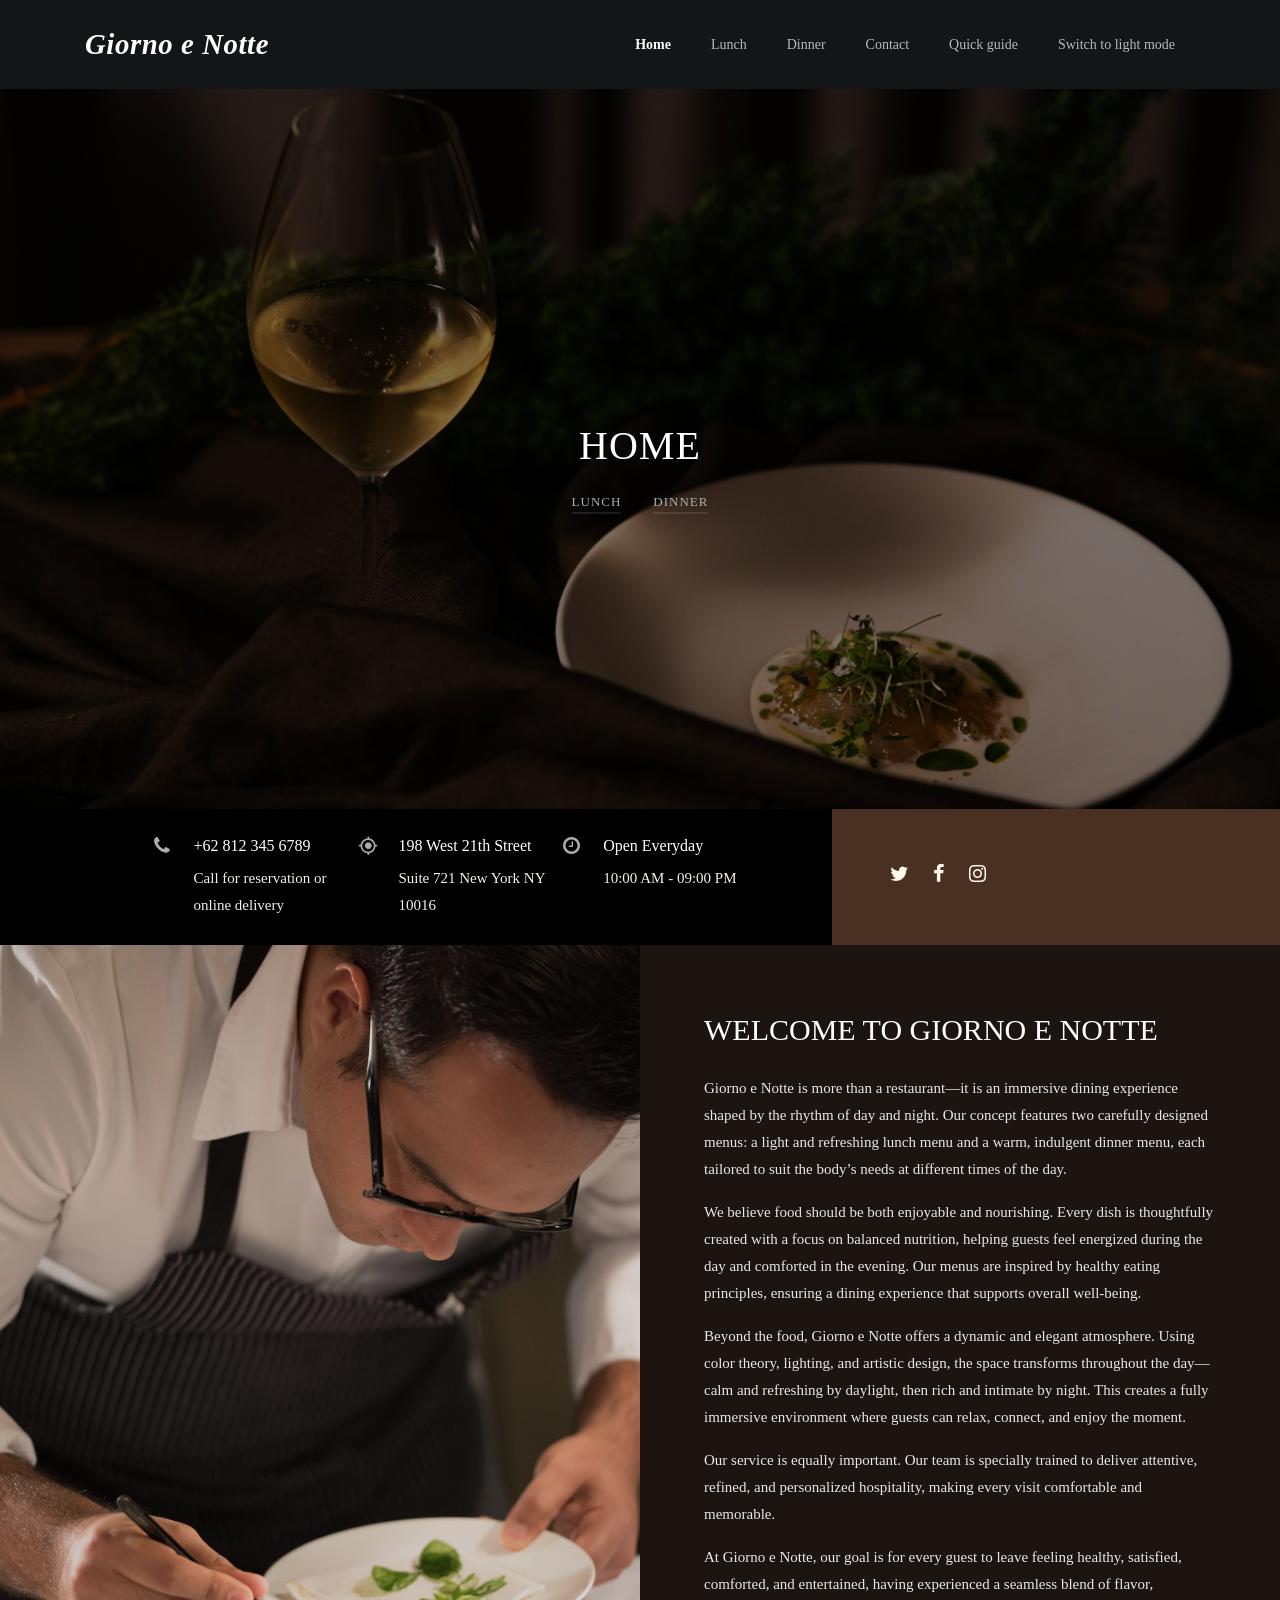
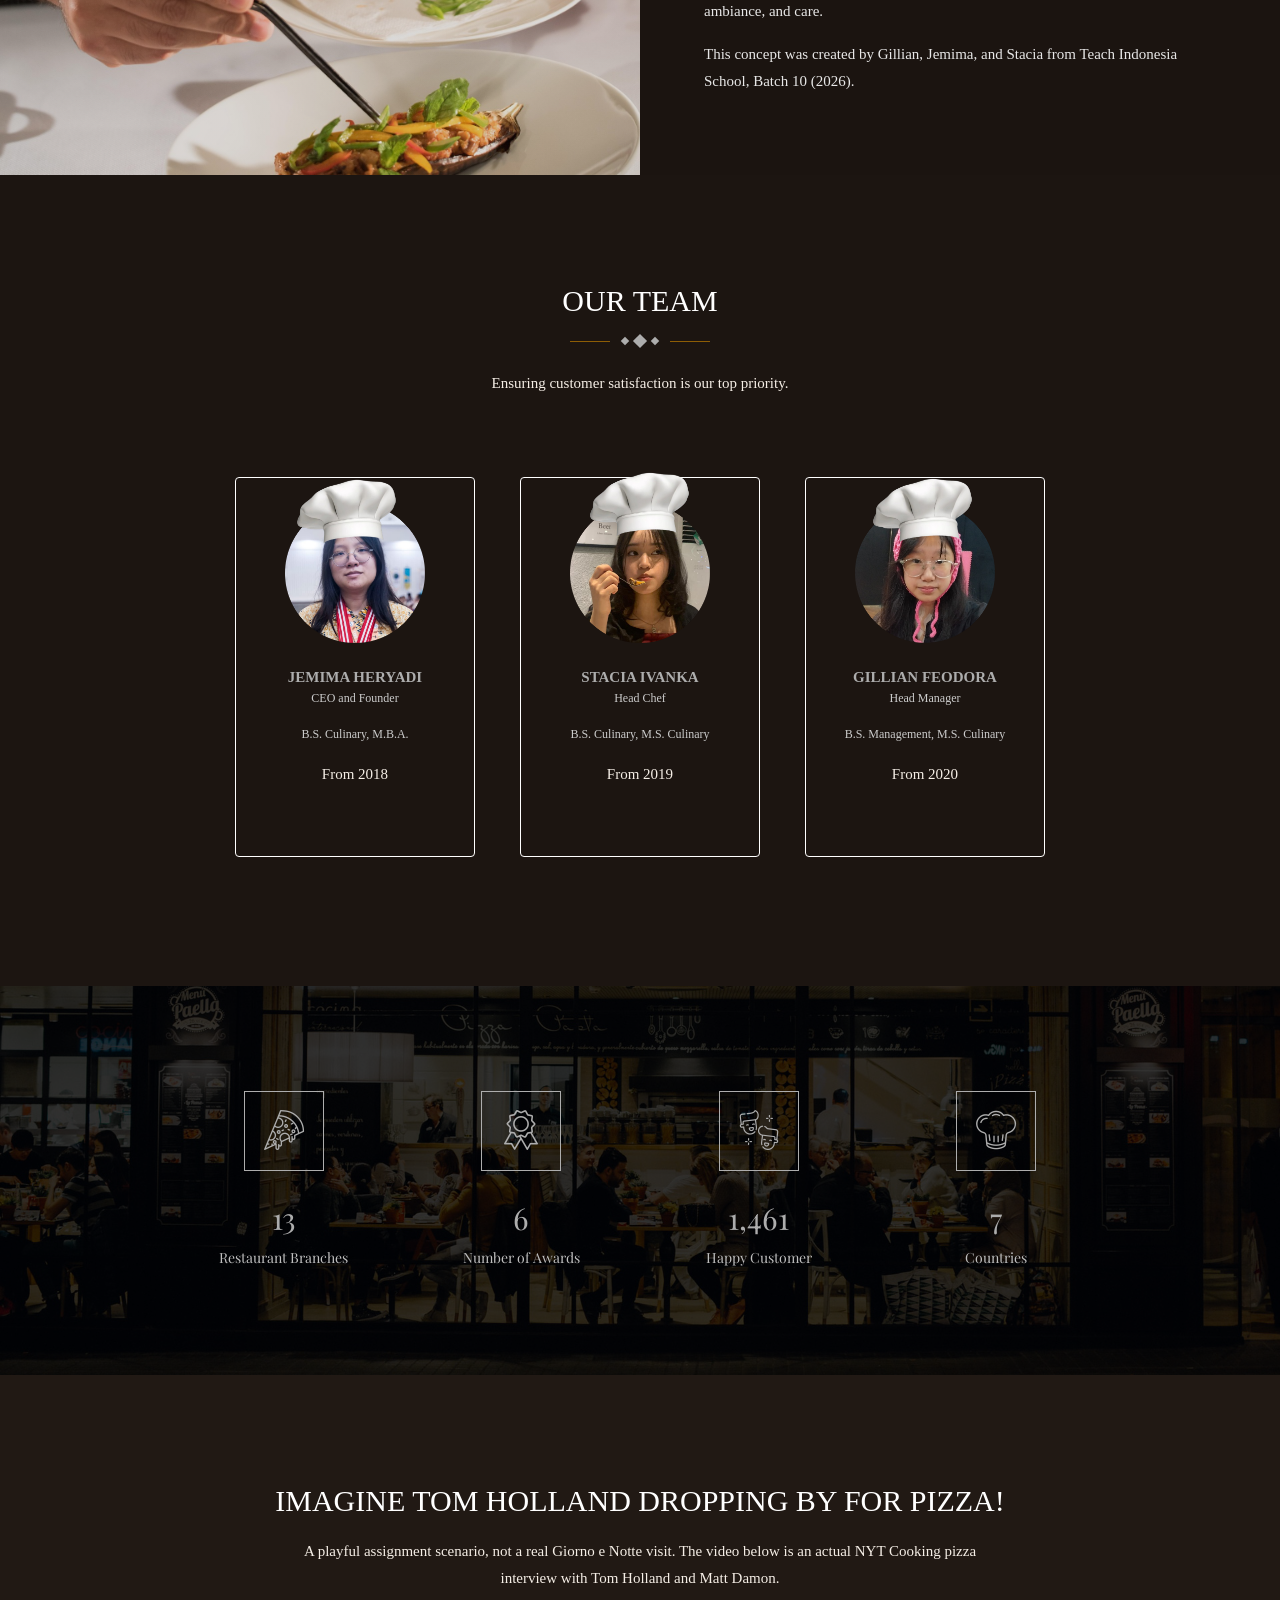
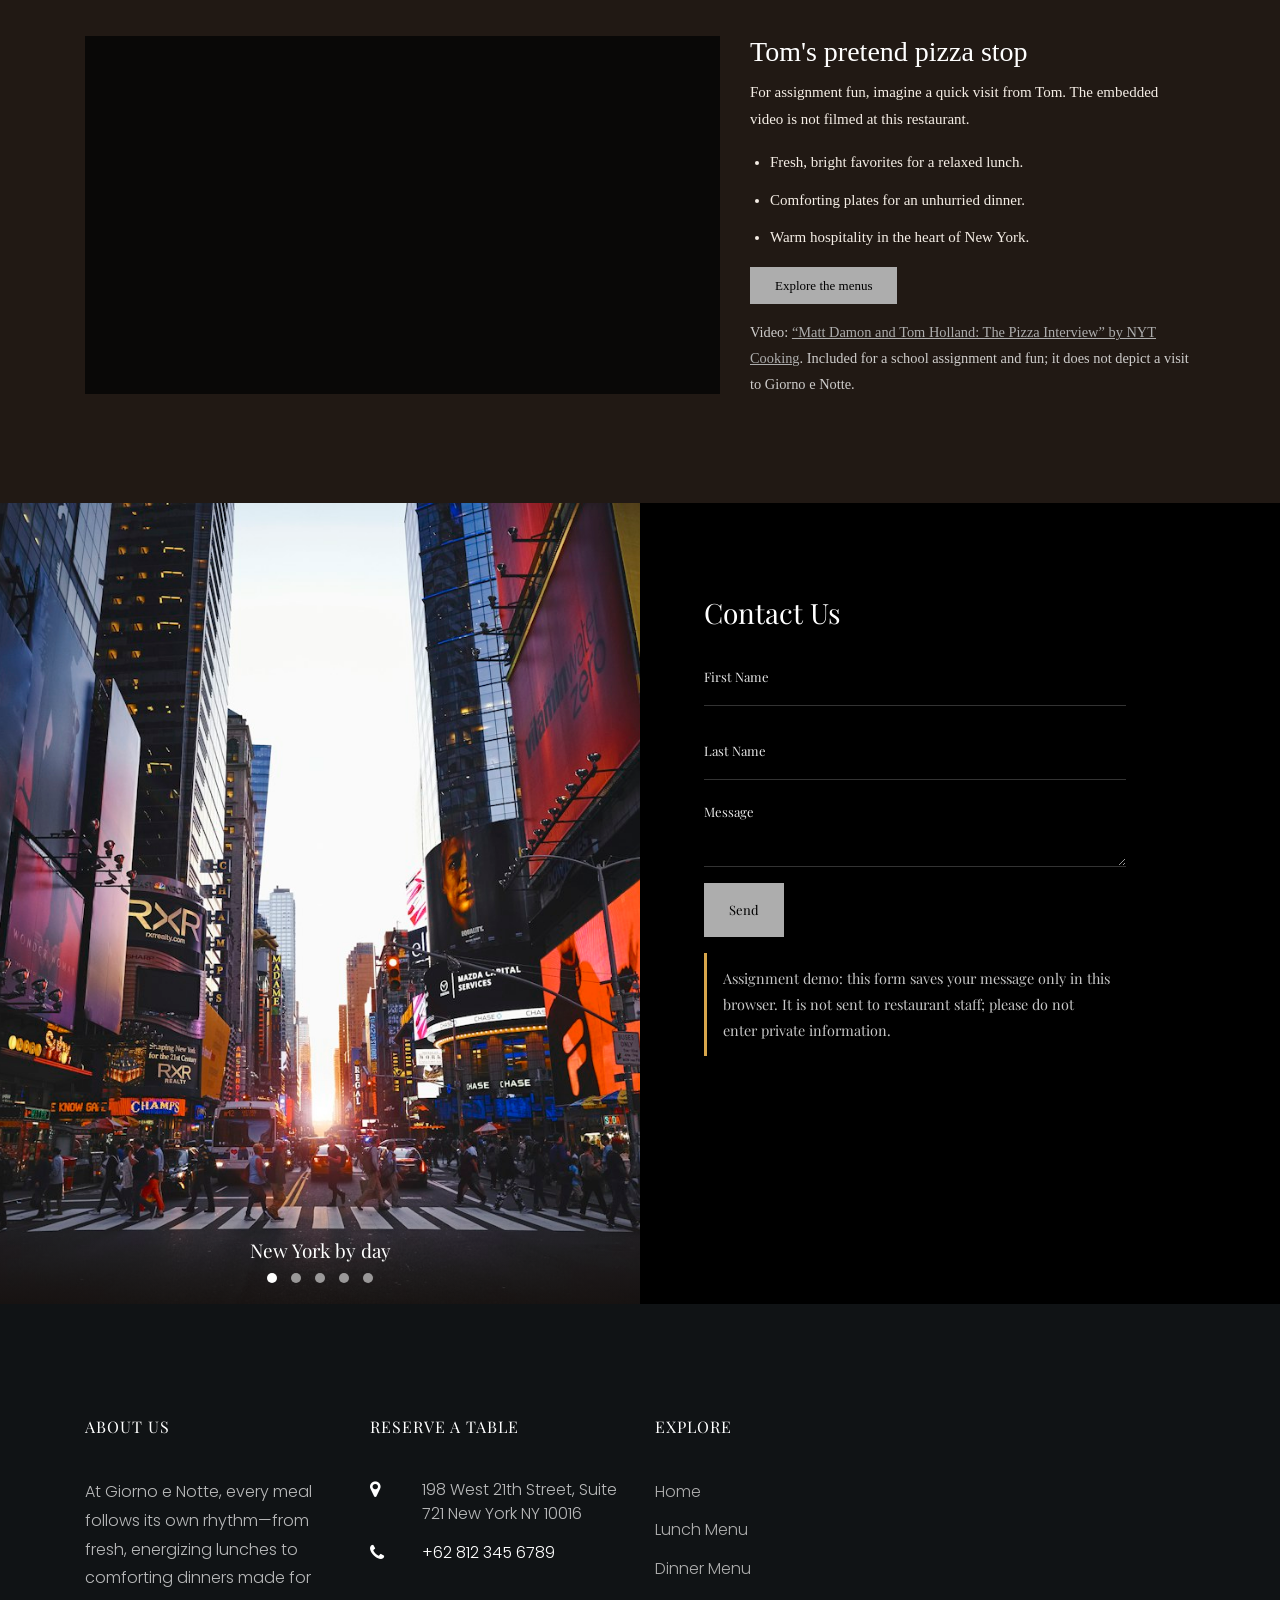
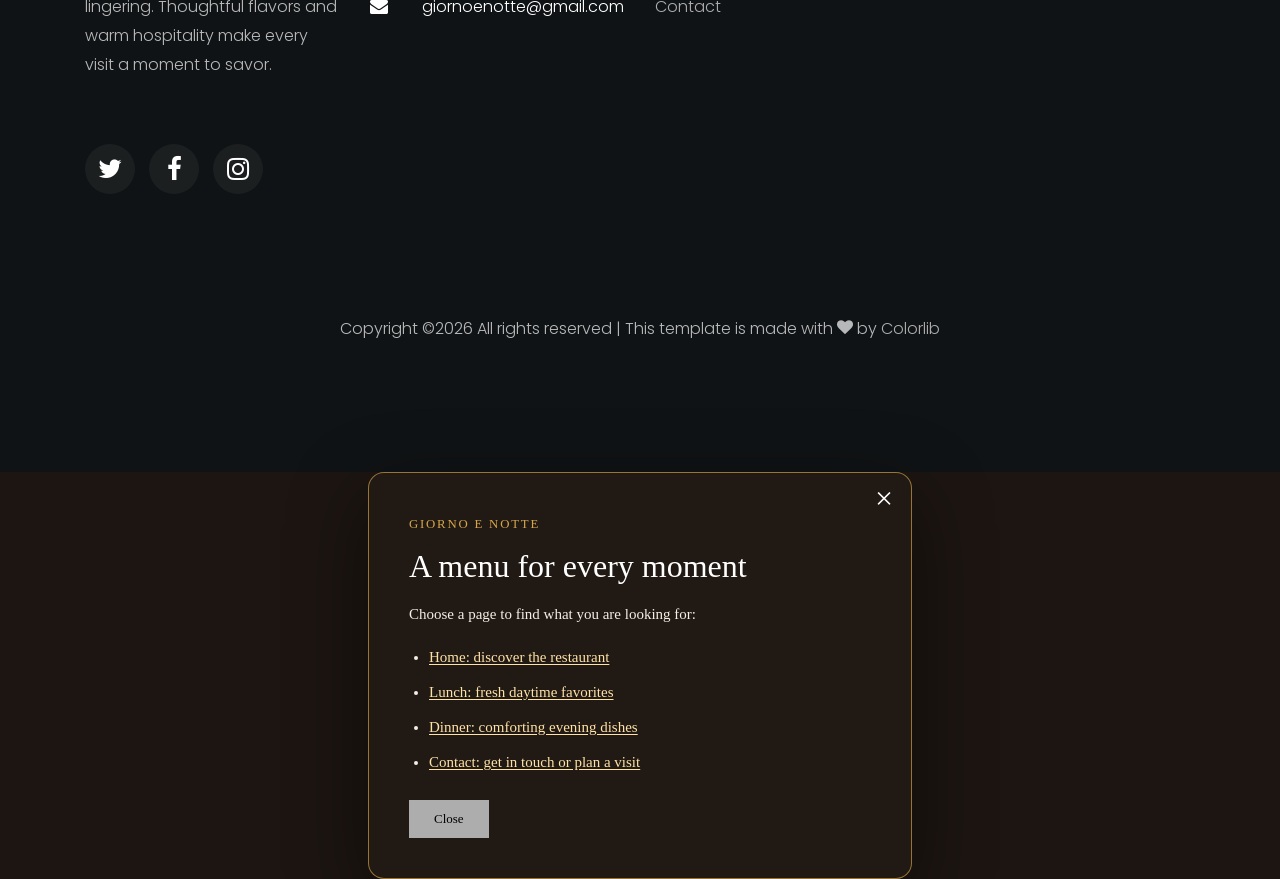
<file: index.html>
<!DOCTYPE html>
<html lang="en">
  <head>
    <title>Giorno e Notte | A Menu for Every Moment</title>
    <meta charset="utf-8">
    <meta name="viewport" content="width=device-width, initial-scale=1, shrink-to-fit=no">
    <meta name="description" content="Discover Giorno e Notte: fresh, nourishing lunches by day, comforting dinners by night, and a warm dining experience for every moment.">
    <meta name="keywords" content="Giorno e Notte, New York restaurant, lunch menu, dinner menu, Italian-inspired dining">
    <meta name="theme-color" content="#1c1511">
    <meta property="og:type" content="website">
    <meta property="og:title" content="Giorno e Notte | A Menu for Every Moment">
    <meta property="og:description" content="Fresh lunches, comforting dinners, and a warm dining experience that changes with the day.">
    
    <link href="https://fonts.googleapis.com/css?family=Poppins:300,400,500,600,700" rel="stylesheet">
    <link href="https://fonts.googleapis.com/css?family=Josefin+Sans" rel="stylesheet">
    <link href="https://fonts.googleapis.com/css?family=Nothing+You+Could+Do" rel="stylesheet">
    <link href="https://fonts.googleapis.com/css2?family=Playfair+Display:wght@400;500;600;700&display=swap" rel="stylesheet">

    <link rel="stylesheet" href="css/open-iconic-bootstrap.min.css">
    <link rel="stylesheet" href="css/animate.css">
    
    <link rel="stylesheet" href="css/owl.carousel.min.css">
    <link rel="stylesheet" href="css/owl.theme.default.min.css">
    <link rel="stylesheet" href="css/magnific-popup.css">

    <link rel="stylesheet" href="css/aos.css">

    <link rel="stylesheet" href="css/ionicons.min.css">

    <link rel="stylesheet" href="css/bootstrap-datepicker.css">
    <link rel="stylesheet" href="css/jquery.timepicker.css">

    
    <link rel="stylesheet" href="css/flaticon.css">
    <link rel="stylesheet" href="css/icomoon.css">
    <link rel="stylesheet" href="css/style.css">
    <link rel="stylesheet" href="css/home-theme.css">
    <link rel="stylesheet" href="css/site-interactions.css">
  </head>
  <body class="home-page">
  	<nav class="navbar navbar-expand-lg navbar-dark ftco_navbar bg-dark ftco-navbar-light" id="ftco-navbar">
	    <div class="container">
	      <a class="navbar-brand giorno-notte" href="index.html">Giorno e Notte</a>
	      <button class="navbar-toggler" type="button" data-toggle="collapse" data-target="#ftco-nav" aria-controls="ftco-nav" aria-expanded="false" aria-label="Toggle navigation">
	        <span class="oi oi-menu"></span> Menu
	      </button>
	      <div class="collapse navbar-collapse" id="ftco-nav">
	        <ul class="navbar-nav ml-auto">
	          <li class="nav-item active"><a href="index.html" class="nav-link">Home</a></li>
	          <li class="nav-item"><a href="lunch.html" class="nav-link">Lunch</a></li>
	          <li class="nav-item"><a href="dinner.html" class="nav-link">Dinner</a></li>
	          <li class="nav-item"><a href="contact.html" class="nav-link">Contact</a></li>
              <li class="nav-item"><button class="nav-link site-nav-button" id="open-site-guide" type="button">Quick guide</button></li>
              <li class="nav-item"><button class="nav-link site-nav-button" id="theme-toggle" type="button" aria-label="Toggle light and dark theme" aria-pressed="false">Switch to light mode</button></li>
	        </ul>
	      </div>
		  </div>
	  </nav>
    <!-- END nav -->

    <section class="home-slider owl-carousel img" style="background-image: url(images/giorno-hero.png);">

      <div class="slider-item" style="background-image: url(images/giorno-hero.png);">
      	<div class="overlay"></div>
        <div class="container">
          <div class="row slider-text justify-content-center align-items-center">

            <div class="col-md-7 col-sm-12 text-center ftco-animate">
            	<h1 class="mb-3 mt-5 bread">Home</h1>
	            <p class="breadcrumbs">
                <span><a href="lunch.html">Lunch</a></span>
                <span><a href="dinner.html">Dinner</a></span>
              </p>
            </div>

          </div>
        </div>
      </div>
    </section>
    

    <section class="ftco-intro">
    	<div class="container-wrap">
    		<div class="wrap d-md-flex">
	    		<div class="info">
	    			<div class="row no-gutters">
	    				<div class="col-md-4 d-flex ftco-animate">
	    					<div class="icon"><span class="icon-phone"></span></div>
	    					<div class="text">
	    						<h3>+62 812 345 6789</h3>
	    						<p>Call for reservation or online delivery</p>
	    					</div>
	    				</div>
	    				<div class="col-md-4 d-flex ftco-animate">
	    					<div class="icon"><span class="icon-my_location"></span></div>
	    					<div class="text">
	    						<h3>198 West 21th Street</h3>
	    						<p>Suite 721 New York NY 10016</p>
	    					</div>
	    				</div>
	    				<div class="col-md-4 d-flex ftco-animate">
	    					<div class="icon"><span class="icon-clock-o"></span></div>
	    					<div class="text">
	    						<h3>Open Everyday</h3>
	    						<p>10:00 AM - 09:00 PM</p>
	    					</div>
	    				</div>
	    			</div>
	    		</div>
	    		<div class="social d-md-flex pl-md-5 p-4 align-items-center">
	    			<ul class="social-icon">
              <li class="ftco-animate"><a href="https://twitter.com/GordonRamsay" target="_blank" rel="noopener noreferrer" aria-label="Gordon Ramsay on Twitter"><span class="icon-twitter"></span></a></li>
              <li class="ftco-animate"><a href="https://www.facebook.com/GordonRamsay/" target="_blank" rel="noopener noreferrer" aria-label="Gordon Ramsay on Facebook"><span class="icon-facebook"></span></a></li>
              <li class="ftco-animate"><a href="https://www.instagram.com/gordongram/" target="_blank" rel="noopener noreferrer" aria-label="Gordon Ramsay on Instagram"><span class="icon-instagram"></span></a></li>
            </ul>
	    		</div>
    		</div>
    	</div>
    </section>

    <section class="ftco-about d-md-flex">
    	<div class="one-half img about-image"></div>
    	<div class="one-half ftco-animate">
        <div class="heading-section ftco-animate ">
          <h2 class="mb-4" style="font-family: 'Times New Roman', Times, serif;">Welcome to Giorno e Notte</h2>
        </div>
        <div>
  				<p>Giorno e Notte is more than a restaurant—it is an immersive dining experience shaped by the rhythm of day and night. Our concept features two carefully designed menus: a light and refreshing lunch menu and a warm, indulgent dinner menu, each tailored to suit the body’s needs at different times of the day.</p>
  				<p>We believe food should be both enjoyable and nourishing. Every dish is thoughtfully created with a focus on balanced nutrition, helping guests feel energized during the day and comforted in the evening. Our menus are inspired by healthy eating principles, ensuring a dining experience that supports overall well-being.</p>
  				<p>Beyond the food, Giorno e Notte offers a dynamic and elegant atmosphere. Using color theory, lighting, and artistic design, the space transforms throughout the day—calm and refreshing by daylight, then rich and intimate by night. This creates a fully immersive environment where guests can relax, connect, and enjoy the moment.</p>
  				<p>Our service is equally important. Our team is specially trained to deliver attentive, refined, and personalized hospitality, making every visit comfortable and memorable.</p>
  				<p>At Giorno e Notte, our goal is for every guest to leave feeling healthy, satisfied, comforted, and entertained, having experienced a seamless blend of flavor, ambiance, and care.</p>
  				<p>This concept was created by Gillian, Jemima, and Stacia from Teach Indonesia School, Batch 10 (2026).</p>
  			</div>
    	</div>
    </section>

    <section class="ftco-section" id="team">
      <div class="container">
      	<div class="row justify-content-center mb-5 pb-3">
          <div class="col-md-7 heading-section ftco-animate text-center">
            <h2 class="mb-4">Our Team</h2>
            <p class="flip"><span class="deg1"></span><span class="deg2"></span><span class="deg3"></span></p>
            <p class="mt-5">Ensuring customer satisfaction is our top priority.</p>
          </div>
        </div>
        <div class="row justify-content-center team-row">
        	<div class="col-lg-3 d-flex mb-sm-4 ftco-animate team-card-col">
        		<div class="staff team-member-card">
      				<div class="img mb-4 chef-portrait"><img src="images/jemimachef.png" alt="Jemima Heryadi wearing a chef hat"></div>
      				<div class="info text-center">
      					<h3><a href="#team">Jemima Heryadi</a></h3>
      					<span class="position">CEO and Founder</span>
      					<span class="position">B.S. Culinary, M.B.A.</span>
      					<div class="text">
	        				<p>From 2018</p>
	        			</div>
      				</div>
        		</div>
        	</div>
        	<div class="col-lg-3 d-flex mb-sm-4 ftco-animate team-card-col center-card-col">
        		<div class="staff team-member-card center-card">
      				<div class="img mb-4 chef-portrait"><img src="images/staciachef.png" alt="Stacia Ivanka wearing a chef hat"></div>
      				<div class="info text-center">
      					<h3><a href="#team">Stacia Ivanka</a></h3>
						<span class="position">Head Chef</span>
      					<span class="position">B.S. Culinary, M.S. Culinary</span>
      					<div class="text">
	        				<p>From 2019</p>
	        			</div>
      				</div>
        		</div>
        	</div>
        	<div class="col-lg-3 d-flex mb-sm-4 ftco-animate team-card-col">
        		<div class="staff team-member-card">
      				<div class="img mb-4 chef-portrait"><img src="images/gillianchef.png" alt="Gillian Feodora wearing a chef hat"></div>
      				<div class="info text-center">
      					<h3><a href="#team">Gillian Feodora</a></h3>
						<span class="position">Head Manager</span>
      					<span class="position">B.S. Management, M.S. Culinary</span>
      					<div class="text">
	        				<p>From 2020</p>
	        			</div>
      				</div>
        		</div>
        	</div>
        </div>
      </div>
    </section>


		<section class="ftco-counter ftco-bg-dark img" id="section-counter" style="background-image: url(images/bg_2.jpg);" data-stellar-background-ratio="0.5">
			<div class="overlay"></div>
      <div class="container">
        <div class="row justify-content-center">
        	<div class="col-md-10">
        		<div class="row">
		          <div class="col-md-6 col-lg-3 d-flex justify-content-center counter-wrap ftco-animate">
		            <div class="block-18 text-center">
		              <div class="text">
		              	<div class="icon"><span class="flaticon-pizza-1"></span></div>
		              	<strong class="number" data-number="100">0</strong>
		              	<span>Restaurant Branches</span>
		              </div>
		            </div>
		          </div>
		          <div class="col-md-6 col-lg-3 d-flex justify-content-center counter-wrap ftco-animate">
		            <div class="block-18 text-center">
		              <div class="text">
		              	<div class="icon"><span class="flaticon-medal"></span></div>
		              	<strong class="number" data-number="47">0</strong>
		              	<span>Number of Awards</span>
		              </div>
		            </div>
		          </div>
		          <div class="col-md-6 col-lg-3 d-flex justify-content-center counter-wrap ftco-animate">
		            <div class="block-18 text-center">
		              <div class="text">
		              	<div class="icon"><span class="flaticon-laugh"></span></div>
		              	<strong class="number" data-number="10567">0</strong>
		              	<span>Happy Customer</span>
		              </div>
		            </div>
		          </div>
		          <div class="col-md-6 col-lg-3 d-flex justify-content-center counter-wrap ftco-animate">
		            <div class="block-18 text-center">
		              <div class="text">
		              	<div class="icon"><span class="flaticon-chef"></span></div>
		              	<strong class="number" data-number="55">0</strong>
		              	<span>Countries</span>
		              </div>
		            </div>
		          </div>
		        </div>
		      </div>
        </div>
      </div>
    </section>

		
    <section class="site-video-section ftco-section">
      <div class="container">
        <div class="row justify-content-center mb-4">
          <div class="col-md-8 text-center heading-section">
            <h2 class="mb-3">Imagine Tom Holland dropping by for pizza!</h2>
            <p>A playful assignment scenario, not a real Giorno e Notte visit. The video below is an actual NYT Cooking pizza interview with Tom Holland and Matt Damon.</p>
          </div>
        </div>
        <div class="row align-items-center">
          <div class="col-lg-7 mb-4 mb-lg-0">
            <div class="site-video-frame">
              <iframe
                src="https://www.youtube-nocookie.com/embed/ICYTZWCy4I8"
                title="Matt Damon and Tom Holland: The Pizza Interview by NYT Cooking"
                loading="lazy"
                referrerpolicy="strict-origin-when-cross-origin"
                allow="accelerometer; autoplay; clipboard-write; encrypted-media; gyroscope; picture-in-picture"
                allowfullscreen></iframe>
            </div>
          </div>
          <div class="col-lg-5">
            <h3>Tom's pretend pizza stop</h3>
            <p>For assignment fun, imagine a quick visit from Tom. The embedded video is not filmed at this restaurant.</p>
            <ul class="site-highlight-list">
              <li>Fresh, bright favorites for a relaxed lunch.</li>
              <li>Comforting plates for an unhurried dinner.</li>
              <li>Warm hospitality in the heart of New York.</li>
            </ul>
            <a class="btn btn-primary py-2 px-4" href="lunch.html">Explore the menus</a>
            <p class="site-video-credit mt-3 mb-0">Video: <a href="https://www.youtube.com/watch?v=ICYTZWCy4I8" target="_blank" rel="noopener noreferrer">“Matt Damon and Tom Holland: The Pizza Interview” by NYT Cooking</a>. Included for a school assignment and fun; it does not depict a visit to Giorno e Notte.</p>
          </div>
        </div>
      </div>
    </section>

		<section class="ftco-appointment">
			<div class="overlay"></div>
    	<div class="container-wrap">
    		<div class="row no-gutters d-md-flex align-items-center">
    			<div class="col-md-6 d-flex align-self-stretch">
    				<div class="home-contact-image">
              <div class="home-contact-slideshow owl-carousel owl-theme" role="region" aria-label="Day and night in New York">
                <div class="home-contact-slide">
                  <img src="images/new-york-times-square.jpg" alt="Times Square in New York during the day">
                  <span class="home-contact-caption">New York by day</span>
                </div>
                <div class="home-contact-slide">
                  <img src="images/new-york-sunset.jpg" alt="Manhattan skyline glowing at sunset">
                  <span class="home-contact-caption">Golden hour in Manhattan</span>
                </div>
                <div class="home-contact-slide">
                  <img src="images/new-york-evening.jpg" alt="A rainy New York street as the city lights come on">
                  <span class="home-contact-caption">The city after dusk</span>
                </div>
                <div class="home-contact-slide">
                  <img src="images/new-york-dining.jpg" alt="Bright, elegant restaurant interior">
                  <span class="home-contact-caption">A welcoming table by day</span>
                </div>
                <div class="home-contact-slide">
                  <img src="images/new-york-restaurant.jpg" alt="Warmly lit restaurant bar in the evening">
                  <span class="home-contact-caption">Dinner after dark</span>
                </div>
              </div>
    				</div>
    			</div>
	    		<div class="col-md-6 appointment ftco-animate">
	    			<h3 class="mb-3">Contact Us</h3>
	    			<form action="#" class="appointment-form" data-demo-contact-form data-form-source="Home">
	    				<div class="d-md-flex">
		    				<div class="form-group">
		    					<input type="text" class="form-control" name="first_name" placeholder="First Name" aria-label="First name" required>
		    				</div>
	    				</div>
	    				<div class="d-me-flex">
	    					<div class="form-group">
		    					<input type="text" class="form-control" name="last_name" placeholder="Last Name" aria-label="Last name" required>
		    				</div>
	    				</div>
	    				<div class="form-group">
	              <textarea name="message" cols="30" rows="3" class="form-control" placeholder="Message" aria-label="Message" required></textarea>
	            </div>
	            <div class="form-group">
	              <input type="submit" value="Send" class="btn btn-primary py-3 px-4">
	            </div>
                <p class="contact-demo-notice" role="note">Assignment demo: this form saves your message only in this browser. It is not sent to restaurant staff; please do not enter private information.</p>
                <p class="demo-form-status" role="status" aria-live="polite" hidden></p>
	    			</form>
	    		</div>    			
    		</div>
    	</div>
    </section>

    <footer class="ftco-footer ftco-section img">
    	<div class="overlay"></div>
      <div class="container">
        <div class="row mb-5">
          <div class="col-lg-3 col-md-6 mb-5 mb-md-5">
            <div class="ftco-footer-widget mb-4">
              <h2 class="ftco-heading-2">About Us</h2>
              <p>At Giorno e Notte, every meal follows its own rhythm—from fresh, energizing lunches to comforting dinners made for lingering. Thoughtful flavors and warm hospitality make every visit a moment to savor.</p>
              <ul class="ftco-footer-social list-unstyled float-md-left float-lft mt-5">
                <li class="ftco-animate"><a href="https://twitter.com/GordonRamsay" target="_blank" rel="noopener noreferrer" aria-label="Gordon Ramsay on Twitter"><span class="icon-twitter"></span></a></li>
                <li class="ftco-animate"><a href="https://www.facebook.com/GordonRamsay/" target="_blank" rel="noopener noreferrer" aria-label="Gordon Ramsay on Facebook"><span class="icon-facebook"></span></a></li>
                <li class="ftco-animate"><a href="https://www.instagram.com/gordongram/" target="_blank" rel="noopener noreferrer" aria-label="Gordon Ramsay on Instagram"><span class="icon-instagram"></span></a></li>
              </ul>
            </div>
          </div>
          <div class="col-lg-3 col-md-6 mb-5 mb-md-5">
            <div class="ftco-footer-widget mb-4">
            	<h2 class="ftco-heading-2">Reserve a Table</h2>
            	<div class="block-23 mb-3">
	              <ul>
	                <li><span class="icon icon-map-marker"></span><span class="text">198 West 21th Street, Suite 721 New York NY 10016</span></li>
	                <li><a href="#"><span class="icon icon-phone"></span><span class="text">+62 812 345 6789</span></a></li>
	                <li><a href="#"><span class="icon icon-envelope"></span><span class="text">giornoenotte@gmail.com</span></a></li>
	              </ul>
	            </div>
            </div>
            </div>
            <div class="col-lg-3 col-md-6 mb-5 mb-md-5">
	            <div class="ftco-footer-widget mb-4">
	              <h2 class="ftco-heading-2">Explore</h2>
	              <ul class="site-footer-links list-unstyled">
	                <li><a href="index.html">Home</a></li>
	                <li><a href="lunch.html">Lunch Menu</a></li>
	                <li><a href="dinner.html">Dinner Menu</a></li>
	                <li><a href="contact.html">Contact</a></li>
	              </ul>
	            </div>
            </div>
        </div>
        <div class="row">
          <div class="col-md-12 text-center">

            <p><!-- Link back to Colorlib can't be removed. Template is licensed under CC BY 3.0. -->
  Copyright &copy;<script>document.write(new Date().getFullYear());</script> All rights reserved | This template is made with <i class="icon-heart" aria-hidden="true"></i> by <a href="https://colorlib.com" target="_blank">Colorlib</a>
  <!-- Link back to Colorlib can't be removed. Template is licensed under CC BY 3.0. --></p>
          </div>
        </div>
      </div>
    </footer>

    <dialog class="site-guide-dialog" id="site-guide-dialog" aria-labelledby="site-guide-title">
      <div class="site-guide-content">
        <button class="site-guide-close" type="button" data-close-site-guide aria-label="Close quick guide">&times;</button>
        <p class="site-guide-eyebrow">Giorno e Notte</p>
        <h2 id="site-guide-title">A menu for every moment</h2>
        <p>Choose a page to find what you are looking for:</p>
        <ul>
          <li><a href="index.html">Home: discover the restaurant</a></li>
          <li><a href="lunch.html">Lunch: fresh daytime favorites</a></li>
          <li><a href="dinner.html">Dinner: comforting evening dishes</a></li>
          <li><a href="contact.html">Contact: get in touch or plan a visit</a></li>
        </ul>
        <button class="btn btn-primary py-2 px-4" type="button" data-close-site-guide>Close</button>
      </div>
    </dialog>
    
  

  <!-- loader -->
  <div id="ftco-loader" class="show fullscreen">
    <div class="restaurant-loader" role="status" aria-label="Preparing your table">
      <svg class="restaurant-loader-icon" viewBox="0 0 120 120" aria-hidden="true">
        <g class="loader-fork" fill="none" stroke="#62452f" stroke-width="2.5" stroke-linecap="round" stroke-linejoin="round">
          <path d="M35 28v17m7-17v17m7-17v17M35 48h14v8c0 5-3 8-7 9v25"/>
        </g>
        <g class="loader-wine-glass" fill="none" stroke="#8f563e" stroke-width="2.5" stroke-linecap="round" stroke-linejoin="round">
          <path d="M69 27h22l-2 16c-1 8-5 14-9 16-4-2-8-8-9-16l-2-16z"/>
          <path d="M80 59v31m-11 0h22"/>
          <path d="M72 39h16" stroke="#b65f43" stroke-width="4"/>
        </g>
      </svg>
      <span class="restaurant-loader-label">Setting the table</span>
    </div>
  </div>


  <script src="js/jquery.min.js"></script>
  <script src="js/jquery-migrate-3.0.1.min.js"></script>
  <script src="js/popper.min.js"></script>
  <script src="js/bootstrap.min.js"></script>
  <script src="js/jquery.easing.1.3.js"></script>
  <script src="js/jquery.waypoints.min.js"></script>
  <script src="js/jquery.stellar.min.js"></script>
  <script src="js/owl.carousel.min.js"></script>
  <script src="js/jquery.magnific-popup.min.js"></script>
  <script src="js/aos.js"></script>
  <script src="js/jquery.animateNumber.min.js"></script>
  <script src="js/bootstrap-datepicker.js"></script>
  <script src="js/jquery.timepicker.min.js"></script>
  <script src="js/scrollax.min.js"></script>
  <script src="js/main.js"></script>
  <script src="js/site-interactions.js"></script>
    
  </body>
</html>
</file>
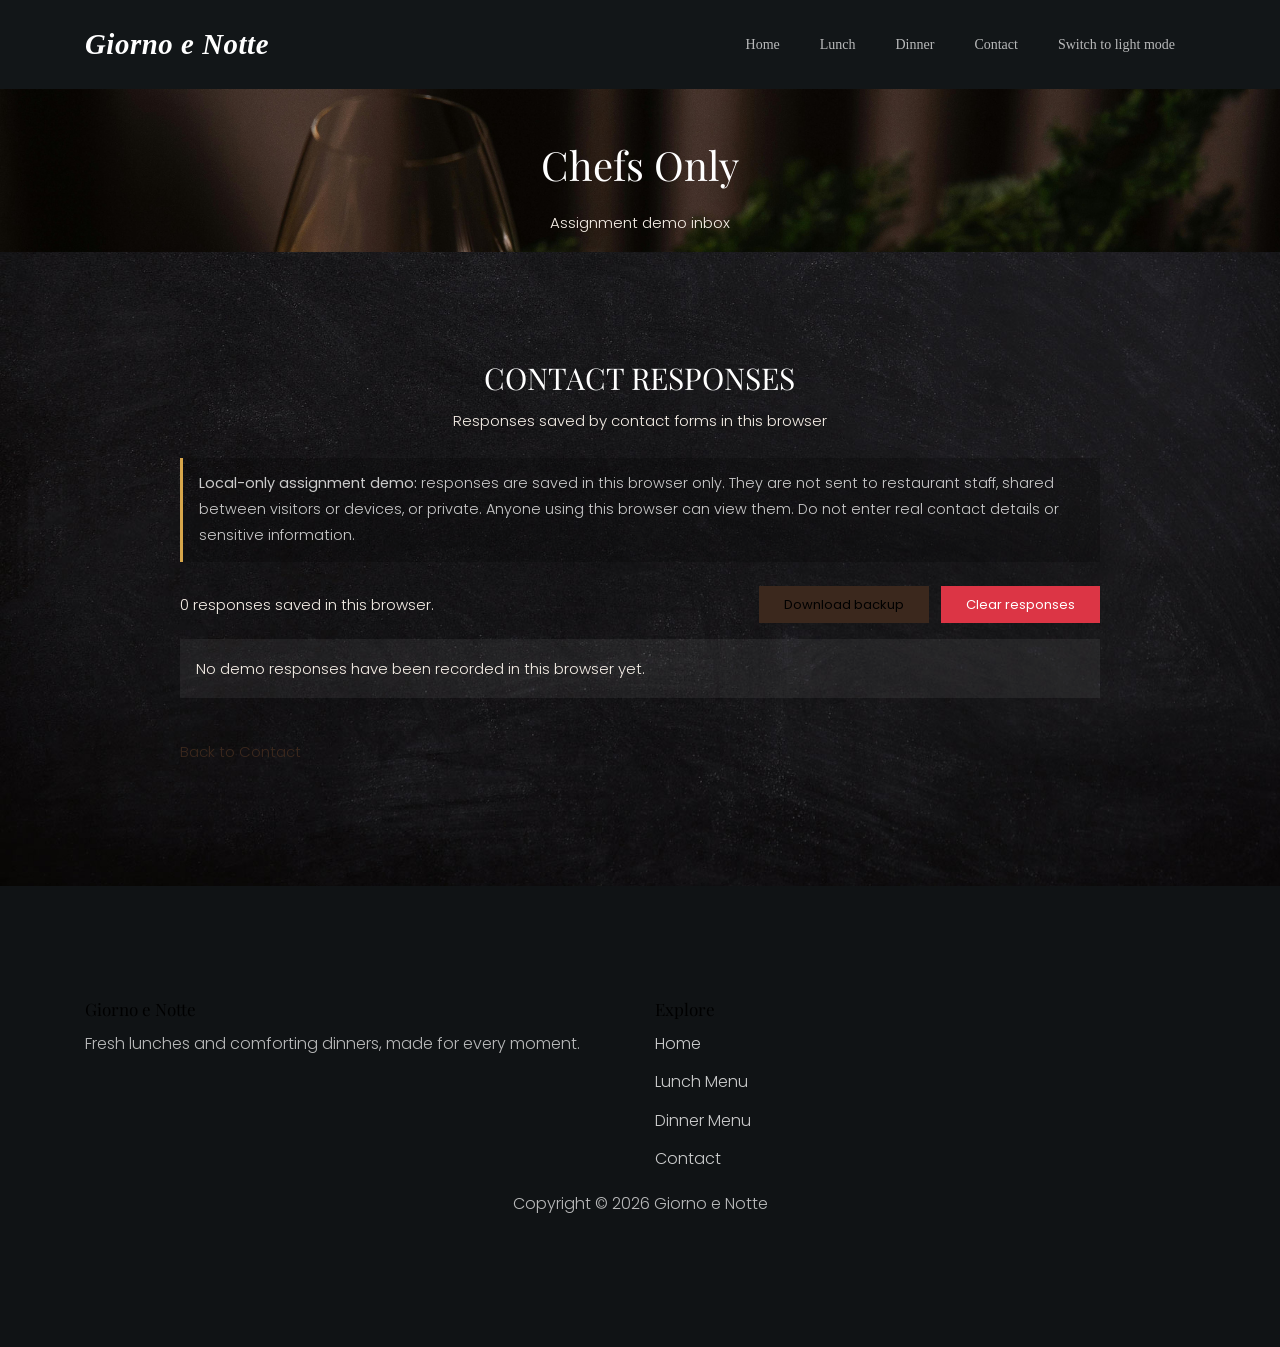
<file: chef-responses.html>
<!DOCTYPE html>
<html lang="en">
  <head>
    <title>Chefs Only | Giorno e Notte</title>
    <meta charset="utf-8">
    <meta name="viewport" content="width=device-width, initial-scale=1, shrink-to-fit=no">
    <meta name="description" content="A local-only assignment demo inbox for Giorno e Notte contact form responses.">
    <meta name="keywords" content="Giorno e Notte, chef inbox, demo responses">
    <meta name="theme-color" content="#1c1511">

    <link href="https://fonts.googleapis.com/css?family=Poppins:300,400,500,600,700" rel="stylesheet">
    <link href="https://fonts.googleapis.com/css?family=Josefin+Sans" rel="stylesheet">
    <link href="https://fonts.googleapis.com/css2?family=Playfair+Display:wght@400;500;600;700&display=swap" rel="stylesheet">
    <link rel="stylesheet" href="css/open-iconic-bootstrap.min.css">
    <link rel="stylesheet" href="css/style.css">
    <link rel="stylesheet" href="css/site-interactions.css">
  </head>
  <body class="chef-inbox-page">
    <nav class="navbar navbar-expand-lg navbar-dark ftco_navbar bg-dark ftco-navbar-light" id="ftco-navbar">
      <div class="container">
        <a class="navbar-brand giorno-notte" href="index.html">Giorno e Notte</a>
        <button class="navbar-toggler" type="button" data-toggle="collapse" data-target="#ftco-nav" aria-controls="ftco-nav" aria-expanded="false" aria-label="Toggle navigation">
          <span class="oi oi-menu"></span> Menu
        </button>
        <div class="collapse navbar-collapse" id="ftco-nav">
          <ul class="navbar-nav ml-auto">
            <li class="nav-item"><a href="index.html" class="nav-link">Home</a></li>
            <li class="nav-item"><a href="lunch.html" class="nav-link">Lunch</a></li>
            <li class="nav-item"><a href="dinner.html" class="nav-link">Dinner</a></li>
            <li class="nav-item"><a href="contact.html" class="nav-link">Contact</a></li>
            <li class="nav-item"><button class="nav-link site-nav-button" id="theme-toggle" type="button" aria-label="Toggle light and dark theme" aria-pressed="false">Switch to light mode</button></li>
          </ul>
        </div>
      </div>
    </nav>

    <header class="home-slider img" style="background-image: url(images/giorno-hero.png);">
      <div class="slider-item" style="background-image: url(images/giorno-hero.png);">
        <div class="overlay"></div>
        <div class="container">
          <div class="row slider-text justify-content-center align-items-center">
            <div class="col-md-8 col-sm-12 text-center">
              <h1 class="mb-3 mt-5 bread">Chefs Only</h1>
              <p class="breadcrumbs">Assignment demo inbox</p>
            </div>
          </div>
        </div>
      </div>
    </header>

    <main class="ftco-section">
      <div class="container">
        <div class="row justify-content-center">
          <div class="col-lg-10">
            <div class="heading-section text-center mb-4">
              <h2>Contact Responses</h2>
              <p>Responses saved by contact forms in this browser</p>
            </div>
            <div class="contact-demo-notice" role="note">
              <strong>Local-only assignment demo:</strong> responses are saved in this browser only. They are not sent to restaurant staff, shared between visitors or devices, or private. Anyone using this browser can view them. Do not enter real contact details or sensitive information.
            </div>
            <div class="chef-inbox-toolbar">
              <p id="chef-inbox-count" class="mb-0" role="status" aria-live="polite"></p>
              <div>
                <button id="export-demo-responses" class="btn btn-primary py-2 px-4" type="button">Download backup</button>
                <button id="clear-demo-responses" class="btn btn-danger py-2 px-4" type="button">Clear responses</button>
              </div>
            </div>
            <p id="chef-inbox-status" class="demo-form-status" role="status" aria-live="polite" hidden></p>
            <div id="chef-inbox-list" class="chef-submission-list"></div>
            <p class="mt-4"><a href="contact.html">Back to Contact</a></p>
          </div>
        </div>
      </div>
    </main>

    <footer class="ftco-footer ftco-section img">
      <div class="overlay"></div>
      <div class="container">
        <div class="row">
          <div class="col-md-6">
            <h2 class="ftco-heading-2">Giorno e Notte</h2>
            <p>Fresh lunches and comforting dinners, made for every moment.</p>
          </div>
          <div class="col-md-6">
            <h2 class="ftco-heading-2">Explore</h2>
            <ul class="site-footer-links list-unstyled">
              <li><a href="index.html">Home</a></li>
              <li><a href="lunch.html">Lunch Menu</a></li>
              <li><a href="dinner.html">Dinner Menu</a></li>
              <li><a href="contact.html">Contact</a></li>
            </ul>
          </div>
        </div>
        <div class="row">
          <div class="col-12 text-center">
            <p>Copyright &copy; <script>document.write(new Date().getFullYear());</script> Giorno e Notte</p>
          </div>
        </div>
      </div>
    </footer>

    <script src="js/jquery.min.js"></script>
    <script src="js/popper.min.js"></script>
    <script src="js/bootstrap.min.js"></script>
    <script src="js/site-interactions.js"></script>
  </body>
</html>
</file>
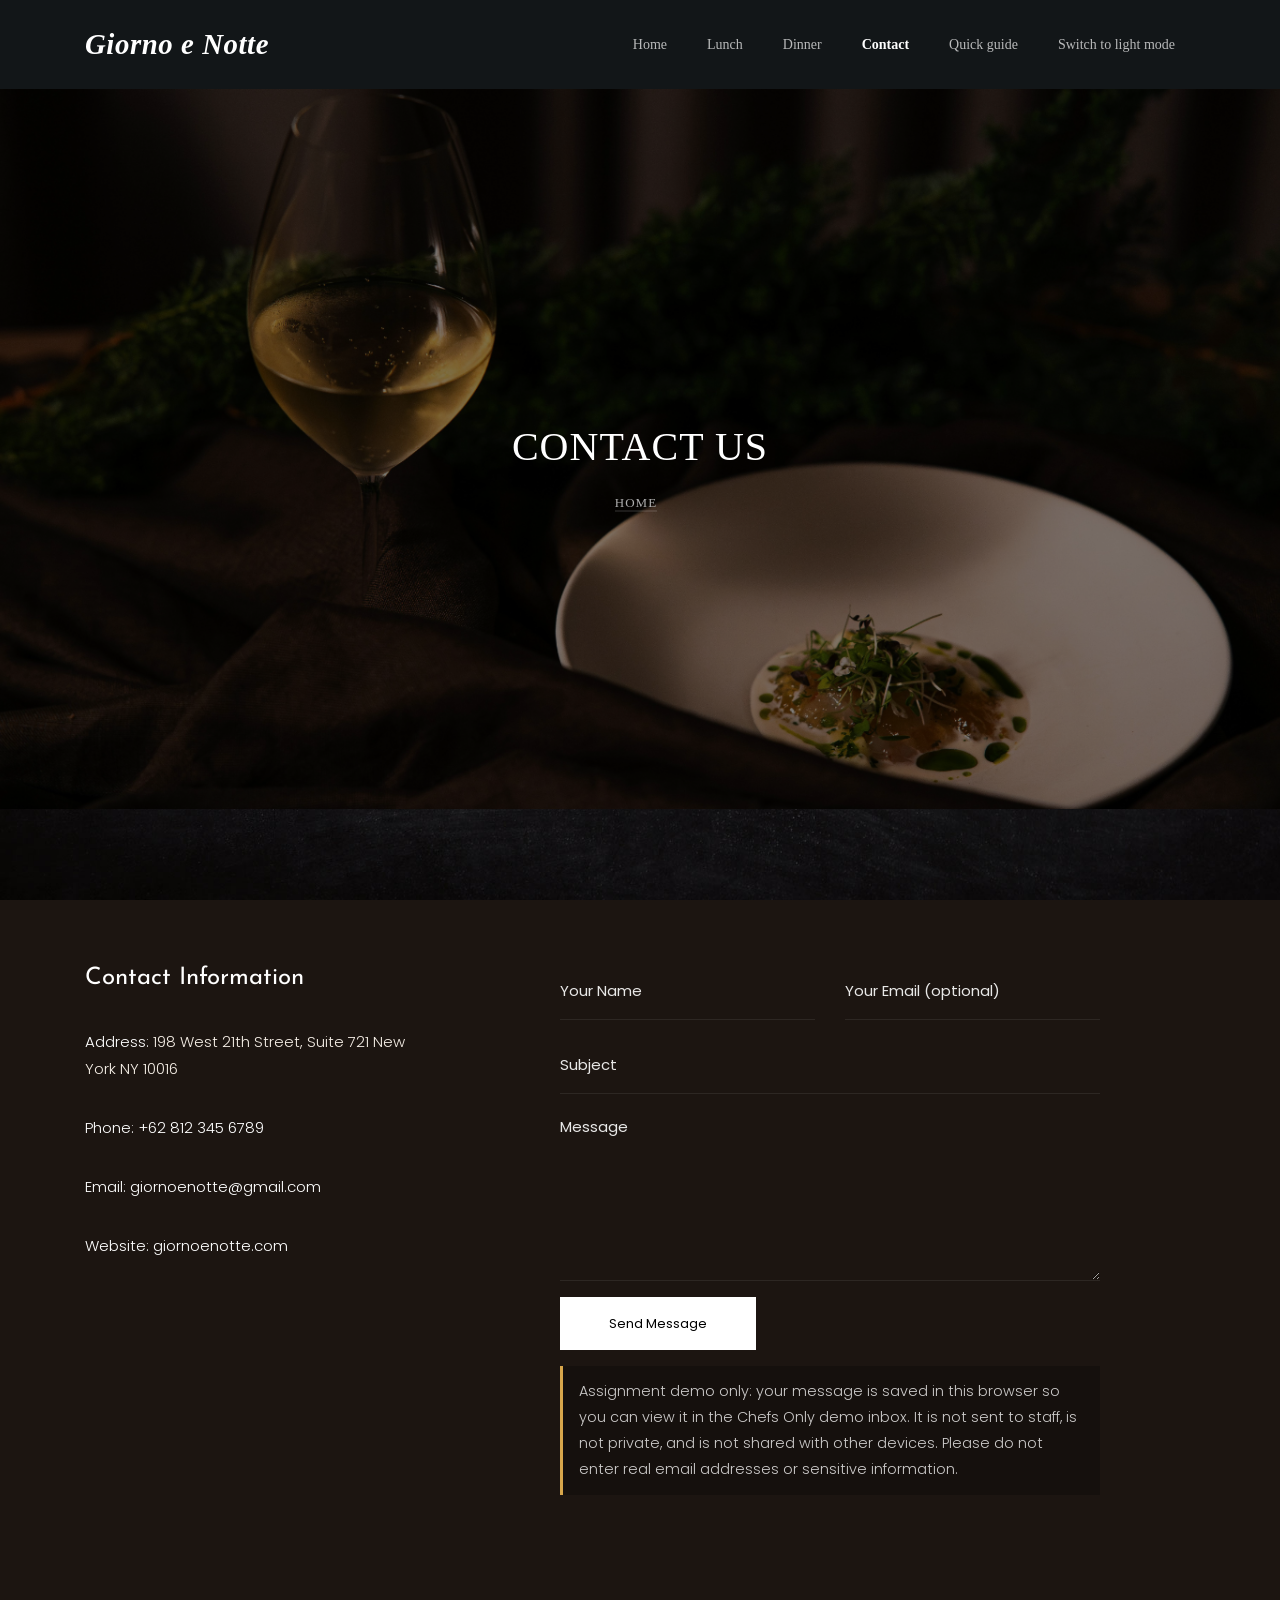
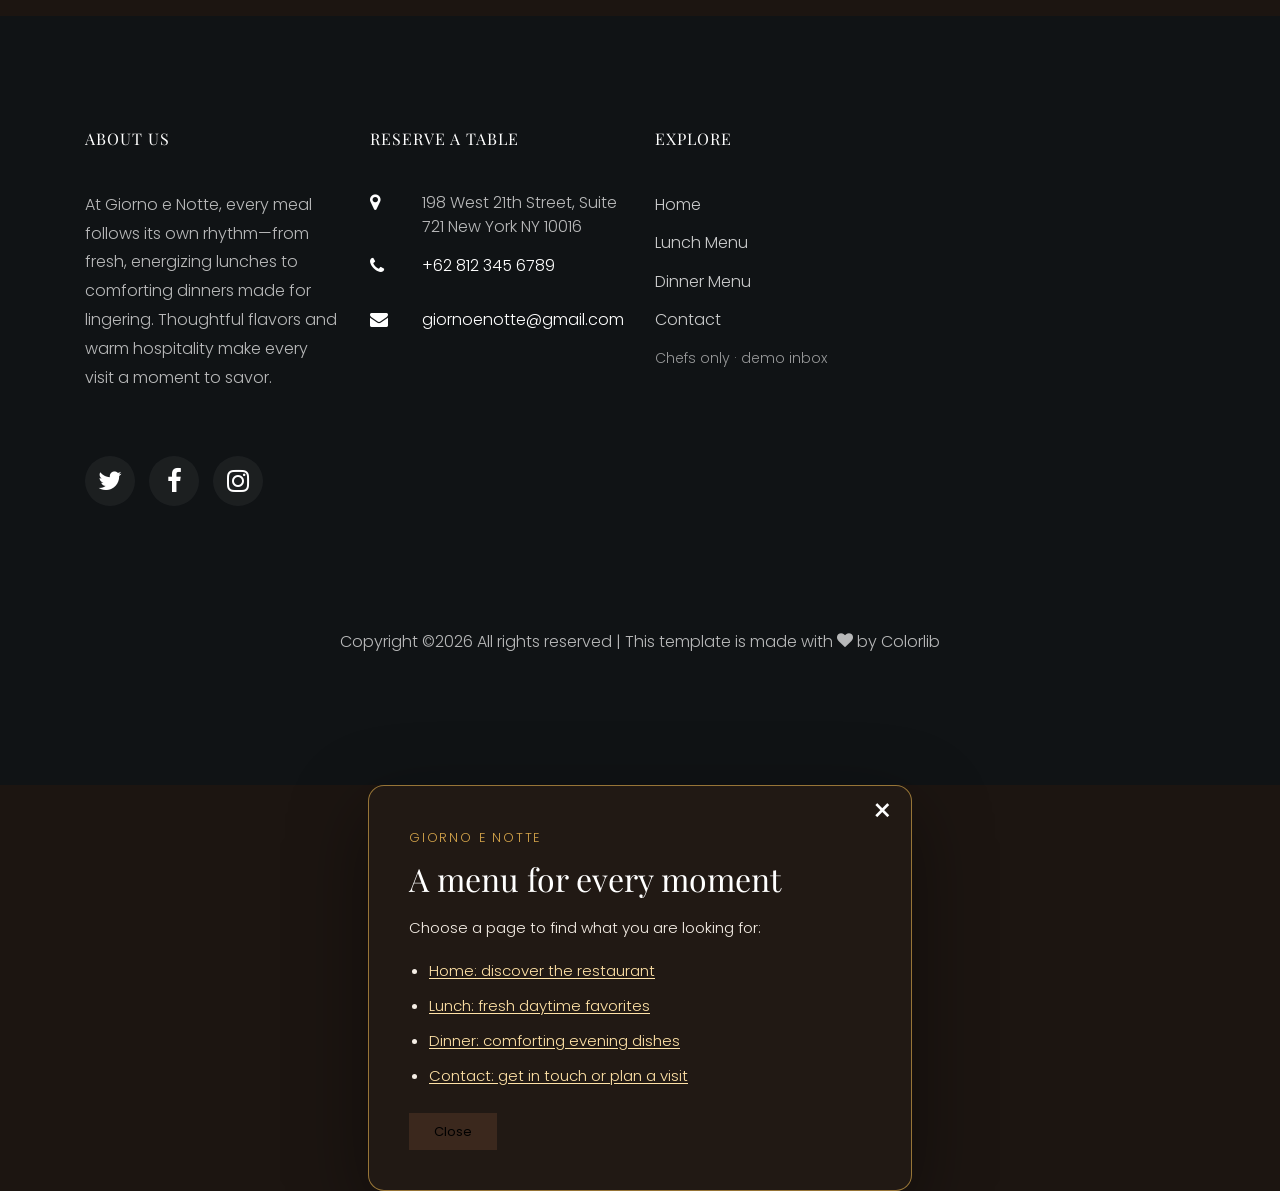
<file: contact.html>
<!DOCTYPE html>
<html lang="en">
  <head>
    <title>Contact | Giorno e Notte</title>
    <meta charset="utf-8">
    <meta name="viewport" content="width=device-width, initial-scale=1, shrink-to-fit=no">
    <meta name="description" content="Get in touch with Giorno e Notte for questions, reservations, and more. We look forward to welcoming you.">
    <meta name="keywords" content="Giorno e Notte, contact, reservations, New York restaurant, restaurant address">
    <meta name="theme-color" content="#1c1511">
    
    <link href="https://fonts.googleapis.com/css?family=Poppins:300,400,500,600,700" rel="stylesheet">
    <link href="https://fonts.googleapis.com/css?family=Josefin+Sans" rel="stylesheet">
    <link href="https://fonts.googleapis.com/css?family=Nothing+You+Could+Do" rel="stylesheet">
    <link href="https://fonts.googleapis.com/css2?family=Playfair+Display:wght@400;500;600;700&display=swap" rel="stylesheet">

    <link rel="stylesheet" href="css/open-iconic-bootstrap.min.css">
    <link rel="stylesheet" href="css/animate.css">
    
    <link rel="stylesheet" href="css/owl.carousel.min.css">
    <link rel="stylesheet" href="css/owl.theme.default.min.css">
    <link rel="stylesheet" href="css/magnific-popup.css">

    <link rel="stylesheet" href="css/aos.css">

    <link rel="stylesheet" href="css/ionicons.min.css">

    <link rel="stylesheet" href="css/bootstrap-datepicker.css">
    <link rel="stylesheet" href="css/jquery.timepicker.css">

    
    <link rel="stylesheet" href="css/flaticon.css">
    <link rel="stylesheet" href="css/icomoon.css">
    <link rel="stylesheet" href="css/style.css">
    <link rel="stylesheet" href="css/site-interactions.css">
  </head>
  <body class="contact-page">
  	<nav class="navbar navbar-expand-lg navbar-dark ftco_navbar bg-dark ftco-navbar-light" id="ftco-navbar">
	    <div class="container">
	      <a class="navbar-brand giorno-notte" href="index.html">Giorno e Notte</a>
	      <button class="navbar-toggler" type="button" data-toggle="collapse" data-target="#ftco-nav" aria-controls="ftco-nav" aria-expanded="false" aria-label="Toggle navigation">
	        <span class="oi oi-menu"></span> Menu
	      </button>
	      <div class="collapse navbar-collapse" id="ftco-nav">
	        <ul class="navbar-nav ml-auto">
	          <li class="nav-item"><a href="index.html" class="nav-link">Home</a></li>
	          <li class="nav-item"><a href="lunch.html" class="nav-link">Lunch</a></li>
	          <li class="nav-item"><a href="dinner.html" class="nav-link">Dinner</a></li>
	          <li class="nav-item active"><a href="contact.html" class="nav-link">Contact</a></li>
              <li class="nav-item"><button class="nav-link site-nav-button" id="open-site-guide" type="button">Quick guide</button></li>
              <li class="nav-item"><button class="nav-link site-nav-button" id="theme-toggle" type="button" aria-label="Toggle light and dark theme" aria-pressed="false">Switch to light mode</button></li>
	        </ul>
	      </div>
		  </div>
	  </nav>
    <!-- END nav -->

    <section class="home-slider owl-carousel img" style="background-image: url(images/giorno-hero.png);">

      <div class="slider-item" style="background-image: url(images/giorno-hero.png);">
      	<div class="overlay"></div>
        <div class="container">
          <div class="row slider-text justify-content-center align-items-center">

            <div class="col-md-7 col-sm-12 text-center ftco-animate">
            	<h1 class="mb-3 mt-5 bread">Contact Us</h1>
	            <p class="breadcrumbs"><span class="mr-2"><a href="index.html">Home</a></span></p>
            </div>

          </div>
        </div>
      </div>
    </section>

    <section class="ftco-section contact-section">
      <div class="container mt-5">
        <div class="row block-9">
					<div class="col-md-4 contact-info ftco-animate">
						<div class="row">
							<div class="col-md-12 mb-4">
	              <h2 class="h4">Contact Information</h2>
	            </div>
	            <div class="col-md-12 mb-3">
	              <p><span>Address:</span> 198 West 21th Street, Suite 721 New York NY 10016</p>
	            </div>
	            <div class="col-md-12 mb-3">
	              <p><span>Phone:</span> <a href="tel://1234567920">+62 812 345 6789</a></p>
	            </div>
	            <div class="col-md-12 mb-3">
	              <p><span>Email:</span> <a href="mailto:info@yoursite.com">giornoenotte@gmail.com</a></p>
	            </div>
	            <div class="col-md-12 mb-3">
	              <p><span>Website:</span> <a href="#">giornoenotte.com</a></p>
	            </div>
						</div>
					</div>
					<div class="col-md-1"></div>
          <div class="col-md-6 ftco-animate">
            <form action="#" class="contact-form" data-demo-contact-form data-form-source="Contact">
            	<div class="row">
            		<div class="col-md-6">
	                <div class="form-group">
	                  <input type="text" class="form-control" name="name" placeholder="Your Name" aria-label="Your name" required>
	                </div>
                </div>
                <div class="col-md-6">
	                <div class="form-group">
	                  <input type="email" class="form-control" name="email" placeholder="Your Email (optional)" aria-label="Your email address">
	                </div>
	                </div>
              </div>
              <div class="form-group">
                <input type="text" class="form-control" name="subject" placeholder="Subject">
              </div>
              <div class="form-group">
                <textarea name="message" cols="30" rows="7" class="form-control" placeholder="Message" aria-label="Message" required></textarea>
              </div>
              <div class="form-group">
                <input type="submit" value="Send Message" class="btn btn-primary py-3 px-5">
              </div>
              <p class="contact-demo-notice" role="note">Assignment demo only: your message is saved in this browser so you can view it in the Chefs Only demo inbox. It is not sent to staff, is not private, and is not shared with other devices. Please do not enter real email addresses or sensitive information.</p>
              <p class="demo-form-status" role="status" aria-live="polite" hidden></p>
            </form>
          </div>
        </div>
      </div>
    </section>

    <footer class="ftco-footer ftco-section img">
    	<div class="overlay"></div>
      <div class="container">
        <div class="row mb-5">
          <div class="col-lg-3 col-md-6 mb-5 mb-md-5">
            <div class="ftco-footer-widget mb-4">
              <h2 class="ftco-heading-2">About Us</h2>
              <p>At Giorno e Notte, every meal follows its own rhythm—from fresh, energizing lunches to comforting dinners made for lingering. Thoughtful flavors and warm hospitality make every visit a moment to savor.</p>
              <ul class="ftco-footer-social list-unstyled float-md-left float-lft mt-5">
                <li class="ftco-animate"><a href="https://twitter.com/GordonRamsay" target="_blank" rel="noopener noreferrer" aria-label="Gordon Ramsay on Twitter"><span class="icon-twitter"></span></a></li>
                <li class="ftco-animate"><a href="https://www.facebook.com/GordonRamsay/" target="_blank" rel="noopener noreferrer" aria-label="Gordon Ramsay on Facebook"><span class="icon-facebook"></span></a></li>
                <li class="ftco-animate"><a href="https://www.instagram.com/gordongram/" target="_blank" rel="noopener noreferrer" aria-label="Gordon Ramsay on Instagram"><span class="icon-instagram"></span></a></li>
              </ul>
            </div>
          </div>
          <div class="col-lg-3 col-md-6 mb-5 mb-md-5">
            <div class="ftco-footer-widget mb-4">
            	<h2 class="ftco-heading-2">Reserve a Table</h2>
            	<div class="block-23 mb-3">
	              <ul>
	                <li><span class="icon icon-map-marker"></span><span class="text">198 West 21th Street, Suite 721 New York NY 10016</span></li>
	                <li><a href="#"><span class="icon icon-phone"></span><span class="text">+62 812 345 6789</span></a></li>
	                <li><a href="#"><span class="icon icon-envelope"></span><span class="text">giornoenotte@gmail.com</span></a></li>
	              </ul>
	            </div>
            </div>
            </div>
            <div class="col-lg-3 col-md-6 mb-5 mb-md-5">
	            <div class="ftco-footer-widget mb-4">
	              <h2 class="ftco-heading-2">Explore</h2>
	              <ul class="site-footer-links list-unstyled">
	                <li><a href="index.html">Home</a></li>
	                <li><a href="lunch.html">Lunch Menu</a></li>
	                <li><a href="dinner.html">Dinner Menu</a></li>
	                <li><a href="contact.html">Contact</a></li>
	                <li><a class="site-chefs-link" href="chef-responses.html">Chefs only · demo inbox</a></li>
	              </ul>
	            </div>
            </div>
        </div>
        <div class="row">
          <div class="col-md-12 text-center">

            <p><!-- Link back to Colorlib can't be removed. Template is licensed under CC BY 3.0. -->
  Copyright &copy;<script>document.write(new Date().getFullYear());</script> All rights reserved | This template is made with <i class="icon-heart" aria-hidden="true"></i> by <a href="https://colorlib.com" target="_blank">Colorlib</a>
  <!-- Link back to Colorlib can't be removed. Template is licensed under CC BY 3.0. --></p>
          </div>
        </div>
      </div>
    </footer>

    <dialog class="site-guide-dialog" id="site-guide-dialog" aria-labelledby="site-guide-title">
      <div class="site-guide-content">
        <button class="site-guide-close" type="button" data-close-site-guide aria-label="Close quick guide">&times;</button>
        <p class="site-guide-eyebrow">Giorno e Notte</p>
        <h2 id="site-guide-title">A menu for every moment</h2>
        <p>Choose a page to find what you are looking for:</p>
        <ul>
          <li><a href="index.html">Home: discover the restaurant</a></li>
          <li><a href="lunch.html">Lunch: fresh daytime favorites</a></li>
          <li><a href="dinner.html">Dinner: comforting evening dishes</a></li>
          <li><a href="contact.html">Contact: get in touch or plan a visit</a></li>
        </ul>
        <button class="btn btn-primary py-2 px-4" type="button" data-close-site-guide>Close</button>
      </div>
    </dialog>
    
  

  <!-- loader -->
  <div id="ftco-loader" class="show fullscreen">
    <div class="restaurant-loader" role="status" aria-label="Preparing your table">
      <svg class="restaurant-loader-icon" viewBox="0 0 120 120" aria-hidden="true">
        <g class="loader-fork" fill="none" stroke="#62452f" stroke-width="2.5" stroke-linecap="round" stroke-linejoin="round">
          <path d="M35 28v17m7-17v17m7-17v17M35 48h14v8c0 5-3 8-7 9v25"/>
        </g>
        <g class="loader-wine-glass" fill="none" stroke="#8f563e" stroke-width="2.5" stroke-linecap="round" stroke-linejoin="round">
          <path d="M69 27h22l-2 16c-1 8-5 14-9 16-4-2-8-8-9-16l-2-16z"/>
          <path d="M80 59v31m-11 0h22"/>
          <path d="M72 39h16" stroke="#b65f43" stroke-width="4"/>
        </g>
      </svg>
      <span class="restaurant-loader-label">Setting the table</span>
    </div>
  </div>


  <script src="js/jquery.min.js"></script>
  <script src="js/jquery-migrate-3.0.1.min.js"></script>
  <script src="js/popper.min.js"></script>
  <script src="js/bootstrap.min.js"></script>
  <script src="js/jquery.easing.1.3.js"></script>
  <script src="js/jquery.waypoints.min.js"></script>
  <script src="js/jquery.stellar.min.js"></script>
  <script src="js/owl.carousel.min.js"></script>
  <script src="js/jquery.magnific-popup.min.js"></script>
  <script src="js/aos.js"></script>
  <script src="js/jquery.animateNumber.min.js"></script>
  <script src="js/bootstrap-datepicker.js"></script>
  <script src="js/jquery.timepicker.min.js"></script>
  <script src="js/scrollax.min.js"></script>
  <script src="js/main.js"></script>
  <script src="js/site-interactions.js"></script>
    
  </body>
</html>
</file>
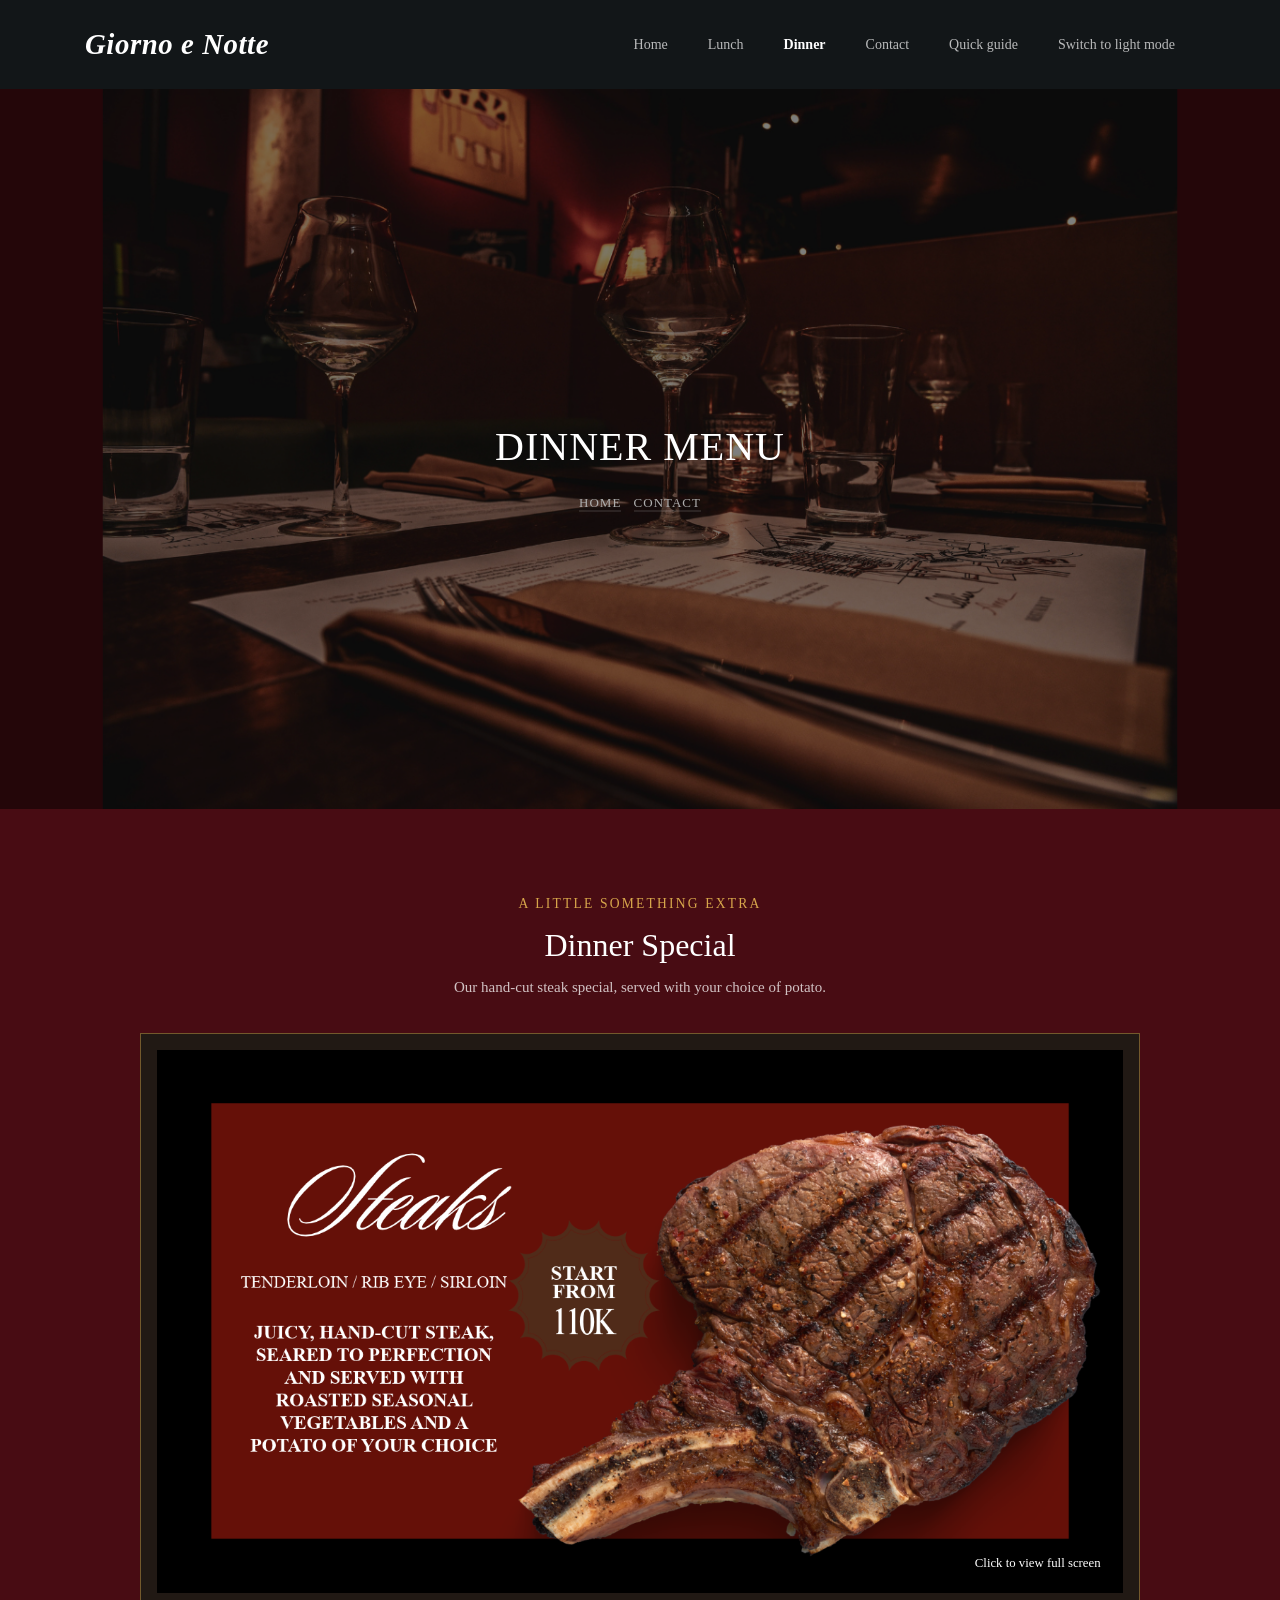
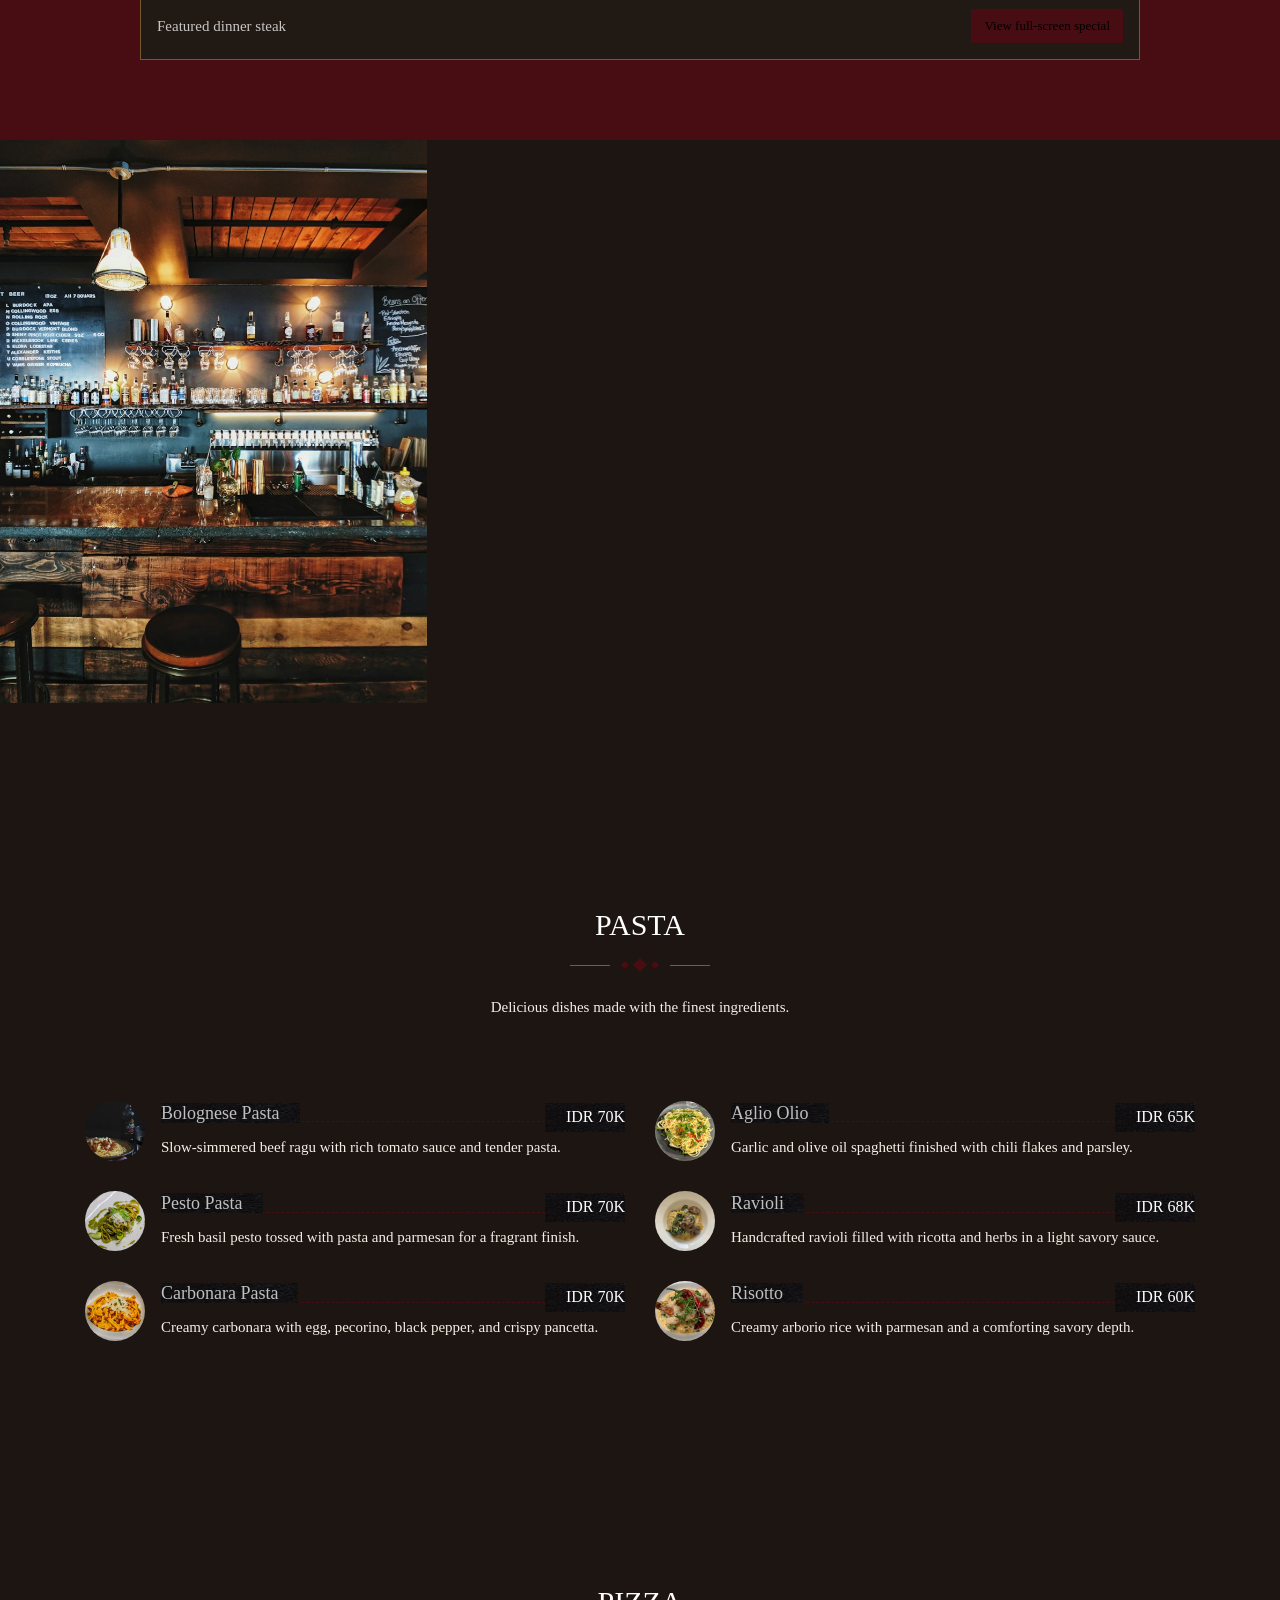
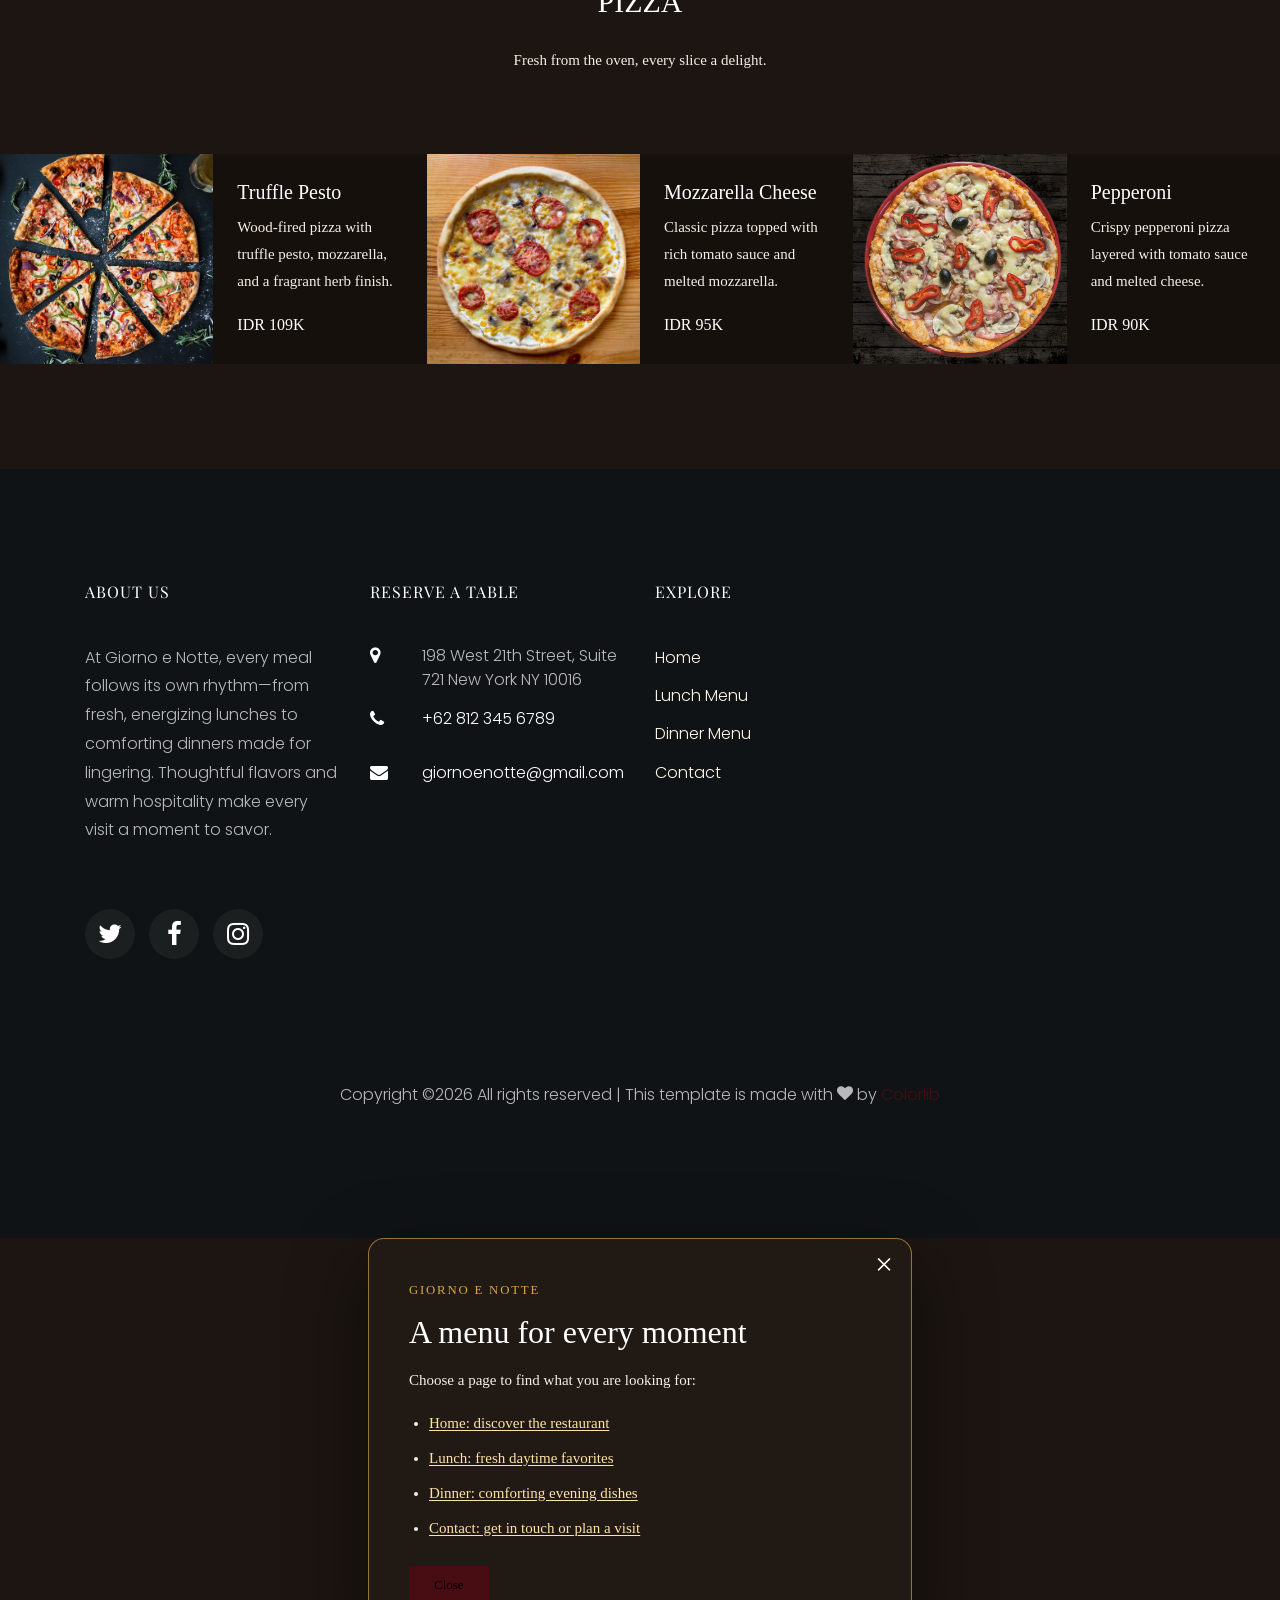
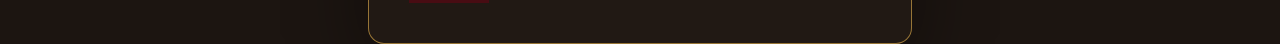
<file: dinner.html>
<!DOCTYPE html>
<html lang="en">
  <head>
    <title>Dinner Menu | Giorno e Notte</title>
    <meta charset="utf-8">
    <meta name="viewport" content="width=device-width, initial-scale=1, shrink-to-fit=no">
    <meta name="description" content="Explore Giorno e Notte's dinner menu: comforting, thoughtfully prepared dishes for relaxed evenings together.">
    <meta name="keywords" content="Giorno e Notte, New York dinner, dinner menu, evening dining, restaurant">
    <meta name="theme-color" content="#1c1511">
    
    <link href="https://fonts.googleapis.com/css?family=Poppins:300,400,500,600,700" rel="stylesheet">
    <link href="https://fonts.googleapis.com/css?family=Josefin+Sans" rel="stylesheet">
    <link href="https://fonts.googleapis.com/css?family=Nothing+You+Could+Do" rel="stylesheet">
    <link href="https://fonts.googleapis.com/css2?family=Playfair+Display:wght@400;500;600;700&display=swap" rel="stylesheet">

    <link rel="stylesheet" href="css/open-iconic-bootstrap.min.css">
    <link rel="stylesheet" href="css/animate.css">
    
    <link rel="stylesheet" href="css/owl.carousel.min.css">
    <link rel="stylesheet" href="css/owl.theme.default.min.css">
    <link rel="stylesheet" href="css/magnific-popup.css">

    <link rel="stylesheet" href="css/aos.css">

    <link rel="stylesheet" href="css/ionicons.min.css">

    <link rel="stylesheet" href="css/bootstrap-datepicker.css">
    <link rel="stylesheet" href="css/jquery.timepicker.css">

    
    <link rel="stylesheet" href="css/flaticon.css">
    <link rel="stylesheet" href="css/icomoon.css">
    <link rel="stylesheet" href="css/style.css">
    <link rel="stylesheet" href="css/dinner-theme.css">
    <link rel="stylesheet" href="css/specials.css">
    <link rel="stylesheet" href="css/site-interactions.css">
  </head>
  <body class="dinner-page">
  	<nav class="navbar navbar-expand-lg navbar-dark ftco_navbar bg-dark ftco-navbar-light" id="ftco-navbar">
	    <div class="container">
	      <a class="navbar-brand giorno-notte" href="index.html">Giorno e Notte</a>
	      <button class="navbar-toggler" type="button" data-toggle="collapse" data-target="#ftco-nav" aria-controls="ftco-nav" aria-expanded="false" aria-label="Toggle navigation">
	        <span class="oi oi-menu"></span> Menu
	      </button>
	      <div class="collapse navbar-collapse" id="ftco-nav">
	        <ul class="navbar-nav ml-auto">
	          <li class="nav-item"><a href="index.html" class="nav-link">Home</a></li>
	          <li class="nav-item"><a href="lunch.html" class="nav-link">Lunch</a></li>
	          <li class="nav-item active"><a href="dinner.html" class="nav-link">Dinner</a></li>
	          <li class="nav-item"><a href="contact.html" class="nav-link">Contact</a></li>
              <li class="nav-item"><button class="nav-link site-nav-button" id="open-site-guide" type="button">Quick guide</button></li>
              <li class="nav-item"><button class="nav-link site-nav-button" id="theme-toggle" type="button" aria-label="Toggle light and dark theme" aria-pressed="false">Switch to light mode</button></li>
	        </ul>
	      </div>
		  </div>
	  </nav>
    <!-- END nav -->

    <section class="home-slider owl-carousel img" style="background-image: url('images/dinner%20bg.png');">

      <div class="slider-item" style="background-image: url('images/dinner%20bg.png');">
      	<div class="overlay"></div>
        <div class="container">
          <div class="row slider-text justify-content-center align-items-center">

            <div class="col-md-7 col-sm-12 text-center ftco-animate">
            	<h1 class="mb-3 mt-5 bread">Dinner Menu</h1>
	            <p class="breadcrumbs"><span class="mr-2"><a href="index.html">Home</a></span> <span><a href="contact.html">Contact</a></span></p>
            </div>

          </div>
        </div>
      </div>
    </section>

    <section class="specials-section ftco-section" id="dinner-specials">
      <div class="container">
        <div class="specials-heading text-center">
          <span class="specials-eyebrow">A little something extra</span>
          <h2>Dinner Special</h2>
          <p>Our hand-cut steak special, served with your choice of potato.</p>
        </div>
        <div class="specials-card">
          <button type="button" class="specials-preview" data-toggle="modal" data-target="#dinnerSpecialModal" aria-label="View the dinner steak special full screen">
            <img src="images/D%20Steak.png" alt="Dinner steak special: tenderloin, rib eye or sirloin with roasted seasonal vegetables">
            <span class="specials-fullscreen-hint">Click to view full screen</span>
          </button>
          <div class="specials-card-footer">
            <span>Featured dinner steak</span>
            <button type="button" class="btn btn-primary specials-button" data-toggle="modal" data-target="#dinnerSpecialModal">View full-screen special</button>
          </div>
        </div>
      </div>
    </section>

    <div class="modal fade specials-modal" id="dinnerSpecialModal" tabindex="-1" role="dialog" aria-labelledby="dinnerSpecialModalTitle" aria-hidden="true">
      <div class="modal-dialog" role="document">
        <div class="modal-content">
          <div class="modal-body">
            <h2 class="sr-only" id="dinnerSpecialModalTitle">Dinner steak special</h2>
            <button type="button" class="close specials-close" data-dismiss="modal" aria-label="Close full-screen special"><span aria-hidden="true">&times;</span></button>
            <img src="images/D%20Steak.png" alt="Dinner steak special poster">
          </div>
        </div>
      </div>
    </div>
    

    <section class="ftco-menu">
    	<div class="container-fluid">
    		<div class="row d-md-flex">
	    		<div class="col-lg-4 ftco-animate img f-menu-img mb-5 mb-md-0" style="background-image: url(images/new-york-restaurant.jpg);">
	    		</div>
	    		<div class="col-lg-8 ftco-animate p-md-5">
		    		<div class="row">
		          <div class="col-md-12 nav-link-wrap mb-5">
		            <div class="nav ftco-animate nav-pills" id="v-pills-tab" role="tablist" aria-orientation="vertical">
		              <a class="nav-link active" id="v-pills-1-tab" data-toggle="pill" href="#v-pills-1" role="tab" aria-controls="v-pills-1" aria-selected="true">APPETIZER</a>

		              <a class="nav-link" id="v-pills-4-tab" data-toggle="pill" href="#v-pills-4" role="tab" aria-controls="v-pills-4" aria-selected="false">DESSERT</a>

		              <a class="nav-link" id="v-pills-2-tab" data-toggle="pill" href="#v-pills-2" role="tab" aria-controls="v-pills-2" aria-selected="false">NON-ALCOHOLIC DRINKS</a>

		              <a class="nav-link" id="v-pills-3-tab" data-toggle="pill" href="#v-pills-3" role="tab" aria-controls="v-pills-3" aria-selected="false">ALCOHOLIC DRINKS</a>
		            </div>
		          </div>
		          <div class="col-md-12 d-flex align-items-center">
		            
		            <div class="tab-content ftco-animate" id="v-pills-tabContent">

		              <div class="tab-pane fade show active" id="v-pills-1" role="tabpanel" aria-labelledby="v-pills-1-tab">
		              	<div class="row">
		              		<div class="col-md-4 text-center">
		              			<div class="menu-wrap">
		              				<a href="#" class="menu-img img mb-4" style="background-image: url(images/caviar.jpg);"></a>
		              				<div class="text">
		              					<h3><a href="#">Caviar</a></h3>
		              					<p>Delicate caviar served chilled with crisp toast points.</p>
		              					<p class="price"><span>IDR 70K</span></p>
		              				</div>
		              			</div>
		              		</div>
		              		<div class="col-md-4 text-center">
		              			<div class="menu-wrap">
		              				<a href="#" class="menu-img img mb-4" style="background-image: url(images/mushroom-soup.jpg);"></a>
		              				<div class="text">
		              					<h3><a href="#">Mushroom Soup</a></h3>
		              					<p>Creamy mushroom soup seasoned with herbs.</p>
		              					<p class="price"><span>IDR 30K</span></p>
		              				</div>
		              			</div>
		              		</div>
		              		<div class="col-md-4 text-center">
		              			<div class="menu-wrap">
		              				<a href="#" class="menu-img img mb-4" style="background-image: url(images/pumpkin-soup.jpg);"></a>
		              				<div class="text">
		              					<h3><a href="#">Pumpkin Soup</a></h3>
		              					<p>Warm pumpkin soup blended until smooth and velvety.</p>
		              					<p class="price"><span>IDR 50K</span></p>
		              				</div>
		              			</div>
		              		</div>
		              	</div>
		              </div>

		                            <div class="tab-pane fade" id="v-pills-2" role="tabpanel" aria-labelledby="v-pills-2-tab">
                <div class="drinks-scroll">
                  <div class="row">
          <div class="col-md-4 text-center">
            <div class="menu-wrap">
              <a href="#" class="menu-img img mb-4" style="background-image: url(images/hot-chocolate.jpg);"></a>
              <div class="text">
                <h3><a href="#">Hot Chocolate</a></h3>
                <p>Rich and creamy hot chocolate with a smooth cocoa finish.</p>
                <p class="price"><span>IDR 40K</span></p>
              </div>
            </div>
          </div>
          <div class="col-md-4 text-center">
            <div class="menu-wrap">
              <a href="#" class="menu-img img mb-4" style="background-image: url(images/chocolate-milk.jpg);"></a>
              <div class="text">
                <h3><a href="#">Chocolate Milk</a></h3>
                <p>Sweet chocolate milk with a velvety texture and creamy taste.</p>
                <p class="price"><span>IDR 45K</span></p>
              </div>
            </div>
          </div>
          <div class="col-md-4 text-center">
            <div class="menu-wrap">
              <a href="#" class="menu-img img mb-4" style="background-image: url(images/earl-grey-tea.jpg);"></a>
              <div class="text">
                <h3><a href="#">Earl Grey Tea (Hot/Iced)</a></h3>
                <p>Fragrant bergamot tea, available hot or iced.</p>
                <p class="price"><span>IDR 33K</span></p>
              </div>
            </div>
          </div>
          <div class="col-md-4 text-center">
            <div class="menu-wrap">
              <a href="#" class="menu-img img mb-4" style="background-image: url(images/jasmine-tea.jpg);"></a>
              <div class="text">
                <h3><a href="#">Jasmine Tea (Hot/Iced)</a></h3>
                <p>Delicate floral tea, served hot or iced.</p>
                <p class="price"><span>IDR 32K</span></p>
              </div>
            </div>
          </div>
          <div class="col-md-4 text-center">
            <div class="menu-wrap">
              <a href="#" class="menu-img img mb-4" style="background-image: url(images/drink-5.jpg);"></a>
              <div class="text">
                <h3><a href="#">Chamomile Tea (Hot/Iced)</a></h3>
                <p>Soft herbal tea, served hot or iced for a calming finish.</p>
                <p class="price"><span>IDR 32K</span></p>
              </div>
            </div>
          </div>
          <div class="col-md-4 text-center">
            <div class="menu-wrap">
              <a href="#" class="menu-img img mb-4" style="background-image: url(images/drink-6.jpg);"></a>
              <div class="text">
                <h3><a href="#">Lavender Tea (Hot/Iced)</a></h3>
                <p>Light and aromatic lavender tea, available hot or iced.</p>
                <p class="price"><span>IDR 38K</span></p>
              </div>
            </div>
          </div>
          <div class="col-md-4 text-center">
            <div class="menu-wrap">
              <a href="#" class="menu-img img mb-4" style="background-image: url(images/drink-7.jpg);"></a>
              <div class="text">
                <h3><a href="#">Sparkling Water</a></h3>
                <p>Refreshing bubbles for a light and crisp sip.</p>
                <p class="price"><span>IDR 40K</span></p>
              </div>
            </div>
          </div>
          <div class="col-md-4 text-center">
            <div class="menu-wrap">
              <a href="#" class="menu-img img mb-4" style="background-image: url(images/mineral-water.jpg);"></a>
              <div class="text">
                <h3><a href="#">Mineral Water (100ml)</a></h3>
                <p>Pure mineral water in a 100ml serving.</p>
                <p class="price"><span>IDR 20K</span></p>
              </div>
            </div>
          </div>
                  </div>
                </div>
              </div>

              <div class="tab-pane fade" id="v-pills-3" role="tabpanel" aria-labelledby="v-pills-3-tab">
                <div class="drinks-scroll">
                  <div class="row">
          <div class="col-md-4 text-center">
            <div class="menu-wrap">
              <a href="#" class="menu-img img mb-4" style="background-image: url(images/drink-3.jpg);"></a>
              <div class="text">
                <h3><a href="#">Red Wine</a></h3>
                <p>Rich, smooth red wine with a deep, elegant finish.</p>
                <p class="price"><span>IDR 183K</span></p>
              </div>
            </div>
          </div>
          <div class="col-md-4 text-center">
            <div class="menu-wrap">
              <a href="#" class="menu-img img mb-4" style="background-image: url(images/drink-4.jpg);"></a>
              <div class="text">
                <h3><a href="#">Dessert Wine</a></h3>
                <p>Sweet and velvety dessert wine with a luxurious finish.</p>
                <p class="price"><span>IDR 328K</span></p>
              </div>
            </div>
          </div>
          <div class="col-md-4 text-center">
            <div class="menu-wrap">
              <a href="#" class="menu-img img mb-4" style="background-image: url(images/beer-pint.jpg);"></a>
              <div class="text">
                <h3><a href="#">Beer</a></h3>
                <p>Classic beer served cold and refreshing.</p>
                <p class="price"><span>IDR 61K</span></p>
              </div>
            </div>
          </div>
          <div class="col-md-4 text-center">
            <div class="menu-wrap">
              <a href="#" class="menu-img img mb-4" style="background-image: url(images/drink-6.jpg);"></a>
              <div class="text">
                <h3><a href="#">Martini</a></h3>
                <p>Crisp, refined cocktail with a smooth and balanced character.</p>
                <p class="price"><span>IDR 187K</span></p>
              </div>
            </div>
          </div>
          <div class="col-md-4 text-center">
            <div class="menu-wrap">
              <a href="#" class="menu-img img mb-4" style="background-image: url(images/drink-7.jpg);"></a>
              <div class="text">
                <h3><a href="#">Whiskey</a></h3>
                <p>Warm, bold whiskey with a deep smoky finish.</p>
                <p class="price"><span>IDR 225K</span></p>
              </div>
            </div>
          </div>
          <div class="col-md-4 text-center">
            <div class="menu-wrap">
              <a href="#" class="menu-img img mb-4" style="background-image: url(images/drink-8.jpg);"></a>
              <div class="text">
                <h3><a href="#">Champagne</a></h3>
                <p>Bubbly and elegant champagne with a bright, celebratory sparkle.</p>
                <p class="price"><span>IDR 375K</span></p>
              </div>
            </div>
          </div>
          <div class="col-md-4 text-center">
            <div class="menu-wrap">
              <a href="#" class="menu-img img mb-4" style="background-image: url(images/drink-9.jpg);"></a>
              <div class="text">
                <h3><a href="#">Rum</a></h3>
                <p>Warm spirit with a smooth finish and mellow sweetness.</p>
                <p class="price"><span>IDR 102K</span></p>
              </div>
            </div>
          </div>
                  </div>
                </div>
              </div>

				      

		              	<div class="tab-pane fade" id="v-pills-4" role="tabpanel" aria-labelledby="v-pills-4-tab">
		                <div class="row">
		              		<div class="col-md-4 text-center">
		              			<div class="menu-wrap">
		              				<a href="#" class="menu-img img mb-4" style="background-image: url(images/chocolate-mousse.jpg);"></a>
		              				<div class="text">
		              					<h3><a href="#">Chocolate Mousse Cake</a></h3>
		              					<p>Silky chocolate mousse layered over a rich cake base with a glossy finish.</p>
		              					<p class="price"><span>IDR 75K</span></p>
		              				</div>
		              			</div>
		              		</div>
		              		<div class="col-md-4 text-center">
		              			<div class="menu-wrap">
		              				<a href="#" class="menu-img img mb-4" style="background-image: url(images/chocolate-fondant.jpg);"></a>
		              				<div class="text">
		              					<h3><a href="#">Dark Chocolate Fondant</a></h3>
		              					<p>Warm chocolate cake with a molten center and a delicate finish.</p>
		              					<p class="price"><span>IDR 68K</span></p>
		              				</div>
		              			</div>
		              		</div>
		              		<div class="col-md-4 text-center">
		              			<div class="menu-wrap">
		              				<a href="#" class="menu-img img mb-4" style="background-image: url(images/shortcake.jpg);"></a>
		              				<div class="text">
		              					<h3><a href="#">Berry Shortcake</a></h3>
		              					<p>Soft sponge cake with whipped cream and fresh mixed berries.</p>
		              					<p class="price"><span>IDR 62K</span></p>
		              				</div>
		              			</div>
		              		</div>
		              	</div>
		              </div>
		            </div>
		          </div>
		        </div>
		      </div>
		    </div>
    	</div>
    </section>

    <section class="ftco-section">
      <div class="container">
    		<div class="row justify-content-center mb-5 pb-3 mt-5 pt-5">
          <div class="col-md-7 heading-section text-center ftco-animate">
            <h2 class="mb-4">PASTA</h2>
            <p class="flip"><span class="deg1"></span><span class="deg2"></span><span class="deg3"></span></p>
            <p class="mt-5">Delicious dishes made with the finest ingredients.</p>
          </div>
        </div>
        <div class="row">
        	<div class="col-md-6">
        		<div class="pricing-entry d-flex ftco-animate">
        			<div class="img" style="background-image: url(images/image_1.jpg);"></div>
        			<div class="desc pl-3">
	        			<div class="d-flex text align-items-center">
	        				<h3><span>Bolognese Pasta</span></h3>
	        				<span class="price">IDR 70K</span>
	        			</div>
	        			<div class="d-block">
	        				<p>Slow-simmered beef ragu with rich tomato sauce and tender pasta.</p>
	        			</div>
        			</div>
        		</div>
        		<div class="pricing-entry d-flex ftco-animate">
        			<div class="img" style="background-image: url(images/pesto-pasta.jpg);"></div>
        			<div class="desc pl-3">
	        			<div class="d-flex text align-items-center">
	        				<h3><span>Pesto Pasta</span></h3>
	        				<span class="price">IDR 70K</span>
	        			</div>
	        			<div class="d-block">
	        				<p>Fresh basil pesto tossed with pasta and parmesan for a fragrant finish.</p>
	        			</div>
	        		</div>
        		</div>
        		<div class="pricing-entry d-flex ftco-animate">
        			<div class="img" style="background-image: url(images/pasta-2.jpg);"></div>
        			<div class="desc pl-3">
	        			<div class="d-flex text align-items-center">
	        				<h3><span>Carbonara Pasta</span></h3>
	        				<span class="price">IDR 70K</span>
	        			</div>
	        			<div class="d-block">
	        				<p>Creamy carbonara with egg, pecorino, black pepper, and crispy pancetta.</p>
	        			</div>
	        		</div>
        		</div>
        	</div>

        	<div class="col-md-6">
        		<div class="pricing-entry d-flex ftco-animate">
        			<div class="img" style="background-image: url(images/aglio-olio.jpg);"></div>
        			<div class="desc pl-3">
	        			<div class="d-flex text align-items-center">
	        				<h3><span>Aglio Olio</span></h3>
	        				<span class="price">IDR 65K</span>
	        			</div>
	        			<div class="d-block">
	        				<p>Garlic and olive oil spaghetti finished with chili flakes and parsley.</p>
	        			</div>
	        		</div>
        		</div>
        		<div class="pricing-entry d-flex ftco-animate">
        			<div class="img" style="background-image: url(images/ravioli.jpg);"></div>
        			<div class="desc pl-3">
	        			<div class="d-flex text align-items-center">
	        				<h3><span>Ravioli</span></h3>
	        				<span class="price">IDR 68K</span>
	        			</div>
	        			<div class="d-block">
	        				<p>Handcrafted ravioli filled with ricotta and herbs in a light savory sauce.</p>
	        			</div>
	        		</div>
        		</div>
        		<div class="pricing-entry d-flex ftco-animate">
        			<div class="img" style="background-image: url(images/risotto.jpg);"></div>
        			<div class="desc pl-3">
	        			<div class="d-flex text align-items-center">
	        				<h3><span>Risotto</span></h3>
	        				<span class="price">IDR 60K</span>
	        			</div>
	        			<div class="d-block">
	        				<p>Creamy arborio rice with parmesan and a comforting savory depth.</p>
	        			</div>
	        		</div>
        		</div>
        	</div>
        </div>
    	</div>
    </section>

    <section class="ftco-section">
    	<div class="container">
    		<div class="row justify-content-center mb-5 pb-3">
          <div class="col-md-7 heading-section ftco-animate text-center">
            <h2 class="mb-4">PIZZA</h2>
            <p>Fresh from the oven, every slice a delight.</p>
          </div>
        </div>
    	</div>
    	<div class="container-wrap">
    		<div class="row no-gutters d-flex">
    			<div class="col-lg-4 d-flex ftco-animate">
    				<div class="services-wrap d-flex">
    					<a href="#" class="img" style="background-image: url(images/pizza-1.jpg);"></a>
    					<div class="text p-4">
    						<h3>Truffle Pesto</h3>
    						<p>Wood-fired pizza with truffle pesto, mozzarella, and a fragrant herb finish.</p>
    						<p class="price"><span>IDR 109K</span></p>
    					</div>
    				</div>
    			</div>
    			<div class="col-lg-4 d-flex ftco-animate">
    				<div class="services-wrap d-flex">
    					<a href="#" class="img" style="background-image: url(images/pizza-2.jpg);"></a>
    					<div class="text p-4">
    						<h3>Mozzarella Cheese</h3>
    						<p>Classic pizza topped with rich tomato sauce and melted mozzarella.</p>
    						<p class="price"><span>IDR 95K</span></p>
    					</div>
    				</div>
    			</div>
    			<div class="col-lg-4 d-flex ftco-animate">
    				<div class="services-wrap d-flex">
    					<a href="#" class="img" style="background-image: url(images/pizza-3.jpg);"></a>
    					<div class="text p-4">
    						<h3>Pepperoni</h3>
    						<p>Crispy pepperoni pizza layered with tomato sauce and melted cheese.</p>
    						<p class="price"><span>IDR 90K</span></p>
    					</div>
    				</div>
    			</div>

    		</div>
    	</div>
    </section>

    <footer class="ftco-footer ftco-section img">
    	<div class="overlay"></div>
      <div class="container">
        <div class="row mb-5">
          <div class="col-lg-3 col-md-6 mb-5 mb-md-5">
            <div class="ftco-footer-widget mb-4">
              <h2 class="ftco-heading-2">About Us</h2>
              <p>At Giorno e Notte, every meal follows its own rhythm—from fresh, energizing lunches to comforting dinners made for lingering. Thoughtful flavors and warm hospitality make every visit a moment to savor.</p>
              <ul class="ftco-footer-social list-unstyled float-md-left float-lft mt-5">
                <li class="ftco-animate"><a href="https://twitter.com/GordonRamsay" target="_blank" rel="noopener noreferrer" aria-label="Gordon Ramsay on Twitter"><span class="icon-twitter"></span></a></li>
                <li class="ftco-animate"><a href="https://www.facebook.com/GordonRamsay/" target="_blank" rel="noopener noreferrer" aria-label="Gordon Ramsay on Facebook"><span class="icon-facebook"></span></a></li>
                <li class="ftco-animate"><a href="https://www.instagram.com/gordongram/" target="_blank" rel="noopener noreferrer" aria-label="Gordon Ramsay on Instagram"><span class="icon-instagram"></span></a></li>
              </ul>
            </div>
          </div>
          <div class="col-lg-3 col-md-6 mb-5 mb-md-5">
            <div class="ftco-footer-widget mb-4">
            	<h2 class="ftco-heading-2">Reserve a Table</h2>
            	<div class="block-23 mb-3">
	              <ul>
	                <li><span class="icon icon-map-marker"></span><span class="text">198 West 21th Street, Suite 721 New York NY 10016</span></li>
	                <li><a href="#"><span class="icon icon-phone"></span><span class="text">+62 812 345 6789</span></a></li>
	                <li><a href="#"><span class="icon icon-envelope"></span><span class="text">giornoenotte@gmail.com</span></a></li>
	              </ul>
	            </div>
            </div>
            </div>
            <div class="col-lg-3 col-md-6 mb-5 mb-md-5">
	            <div class="ftco-footer-widget mb-4">
	              <h2 class="ftco-heading-2">Explore</h2>
	              <ul class="site-footer-links list-unstyled">
	                <li><a href="index.html">Home</a></li>
	                <li><a href="lunch.html">Lunch Menu</a></li>
	                <li><a href="dinner.html">Dinner Menu</a></li>
	                <li><a href="contact.html">Contact</a></li>
	              </ul>
	            </div>
            </div>
        </div>
        <div class="row">
          <div class="col-md-12 text-center">

            <p><!-- Link back to Colorlib can't be removed. Template is licensed under CC BY 3.0. -->
  Copyright &copy;<script>document.write(new Date().getFullYear());</script> All rights reserved | This template is made with <i class="icon-heart" aria-hidden="true"></i> by <a href="https://colorlib.com" target="_blank">Colorlib</a>
  <!-- Link back to Colorlib can't be removed. Template is licensed under CC BY 3.0. --></p>
          </div>
        </div>
      </div>
    </footer>

    <dialog class="site-guide-dialog" id="site-guide-dialog" aria-labelledby="site-guide-title">
      <div class="site-guide-content">
        <button class="site-guide-close" type="button" data-close-site-guide aria-label="Close quick guide">&times;</button>
        <p class="site-guide-eyebrow">Giorno e Notte</p>
        <h2 id="site-guide-title">A menu for every moment</h2>
        <p>Choose a page to find what you are looking for:</p>
        <ul>
          <li><a href="index.html">Home: discover the restaurant</a></li>
          <li><a href="lunch.html">Lunch: fresh daytime favorites</a></li>
          <li><a href="dinner.html">Dinner: comforting evening dishes</a></li>
          <li><a href="contact.html">Contact: get in touch or plan a visit</a></li>
        </ul>
        <button class="btn btn-primary py-2 px-4" type="button" data-close-site-guide>Close</button>
      </div>
    </dialog>
    
  

  <!-- loader -->
  <div id="ftco-loader" class="show fullscreen">
    <div class="restaurant-loader" role="status" aria-label="Preparing your table">
      <svg class="restaurant-loader-icon" viewBox="0 0 120 120" aria-hidden="true">
        <g class="loader-fork" fill="none" stroke="#62452f" stroke-width="2.5" stroke-linecap="round" stroke-linejoin="round">
          <path d="M35 28v17m7-17v17m7-17v17M35 48h14v8c0 5-3 8-7 9v25"/>
        </g>
        <g class="loader-wine-glass" fill="none" stroke="#8f563e" stroke-width="2.5" stroke-linecap="round" stroke-linejoin="round">
          <path d="M69 27h22l-2 16c-1 8-5 14-9 16-4-2-8-8-9-16l-2-16z"/>
          <path d="M80 59v31m-11 0h22"/>
          <path d="M72 39h16" stroke="#b65f43" stroke-width="4"/>
        </g>
      </svg>
      <span class="restaurant-loader-label">Setting the table</span>
    </div>
  </div>


  <script src="js/jquery.min.js"></script>
  <script src="js/jquery-migrate-3.0.1.min.js"></script>
  <script src="js/popper.min.js"></script>
  <script src="js/bootstrap.min.js"></script>
  <script src="js/jquery.easing.1.3.js"></script>
  <script src="js/jquery.waypoints.min.js"></script>
  <script src="js/jquery.stellar.min.js"></script>
  <script src="js/owl.carousel.min.js"></script>
  <script src="js/jquery.magnific-popup.min.js"></script>
  <script src="js/aos.js"></script>
  <script src="js/jquery.animateNumber.min.js"></script>
  <script src="js/bootstrap-datepicker.js"></script>
  <script src="js/jquery.timepicker.min.js"></script>
  <script src="js/scrollax.min.js"></script>
  <script src="js/main.js"></script>
  <script src="js/site-interactions.js"></script>
    
  </body>
</html>
</file>
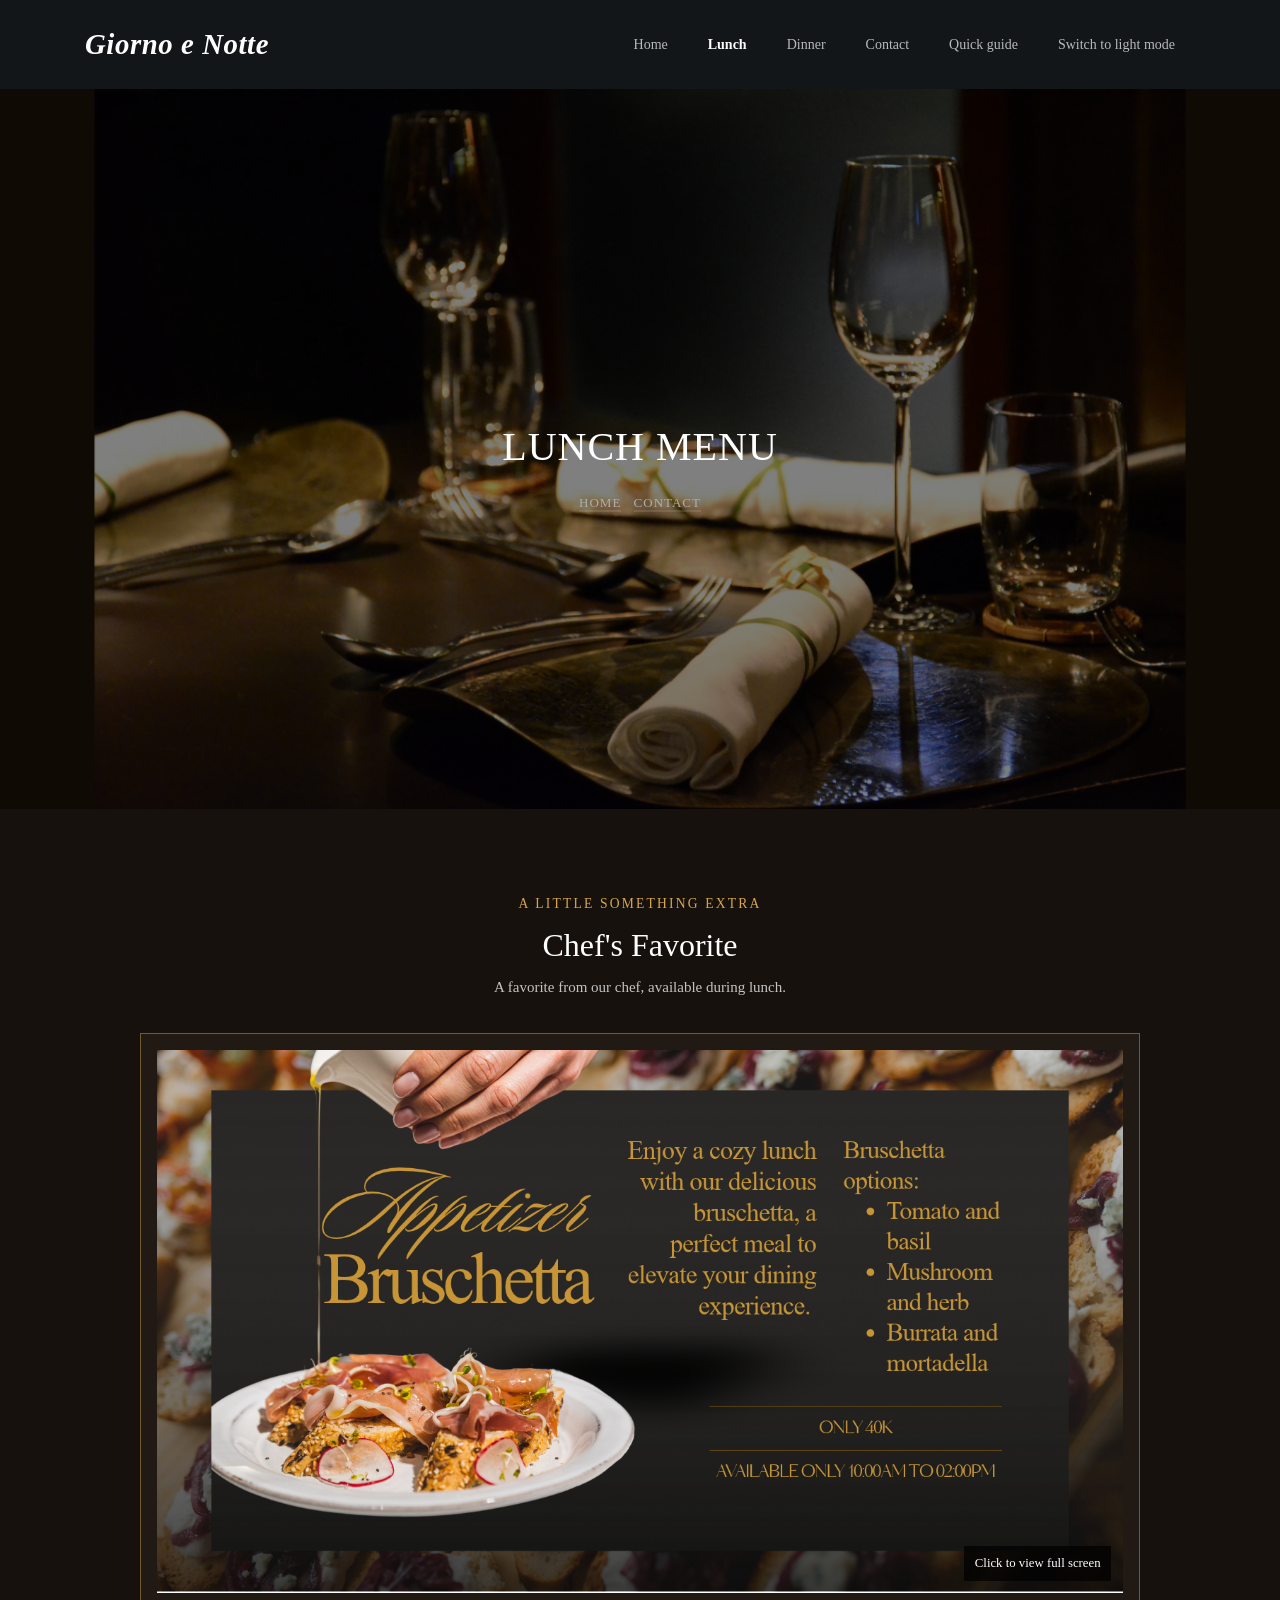
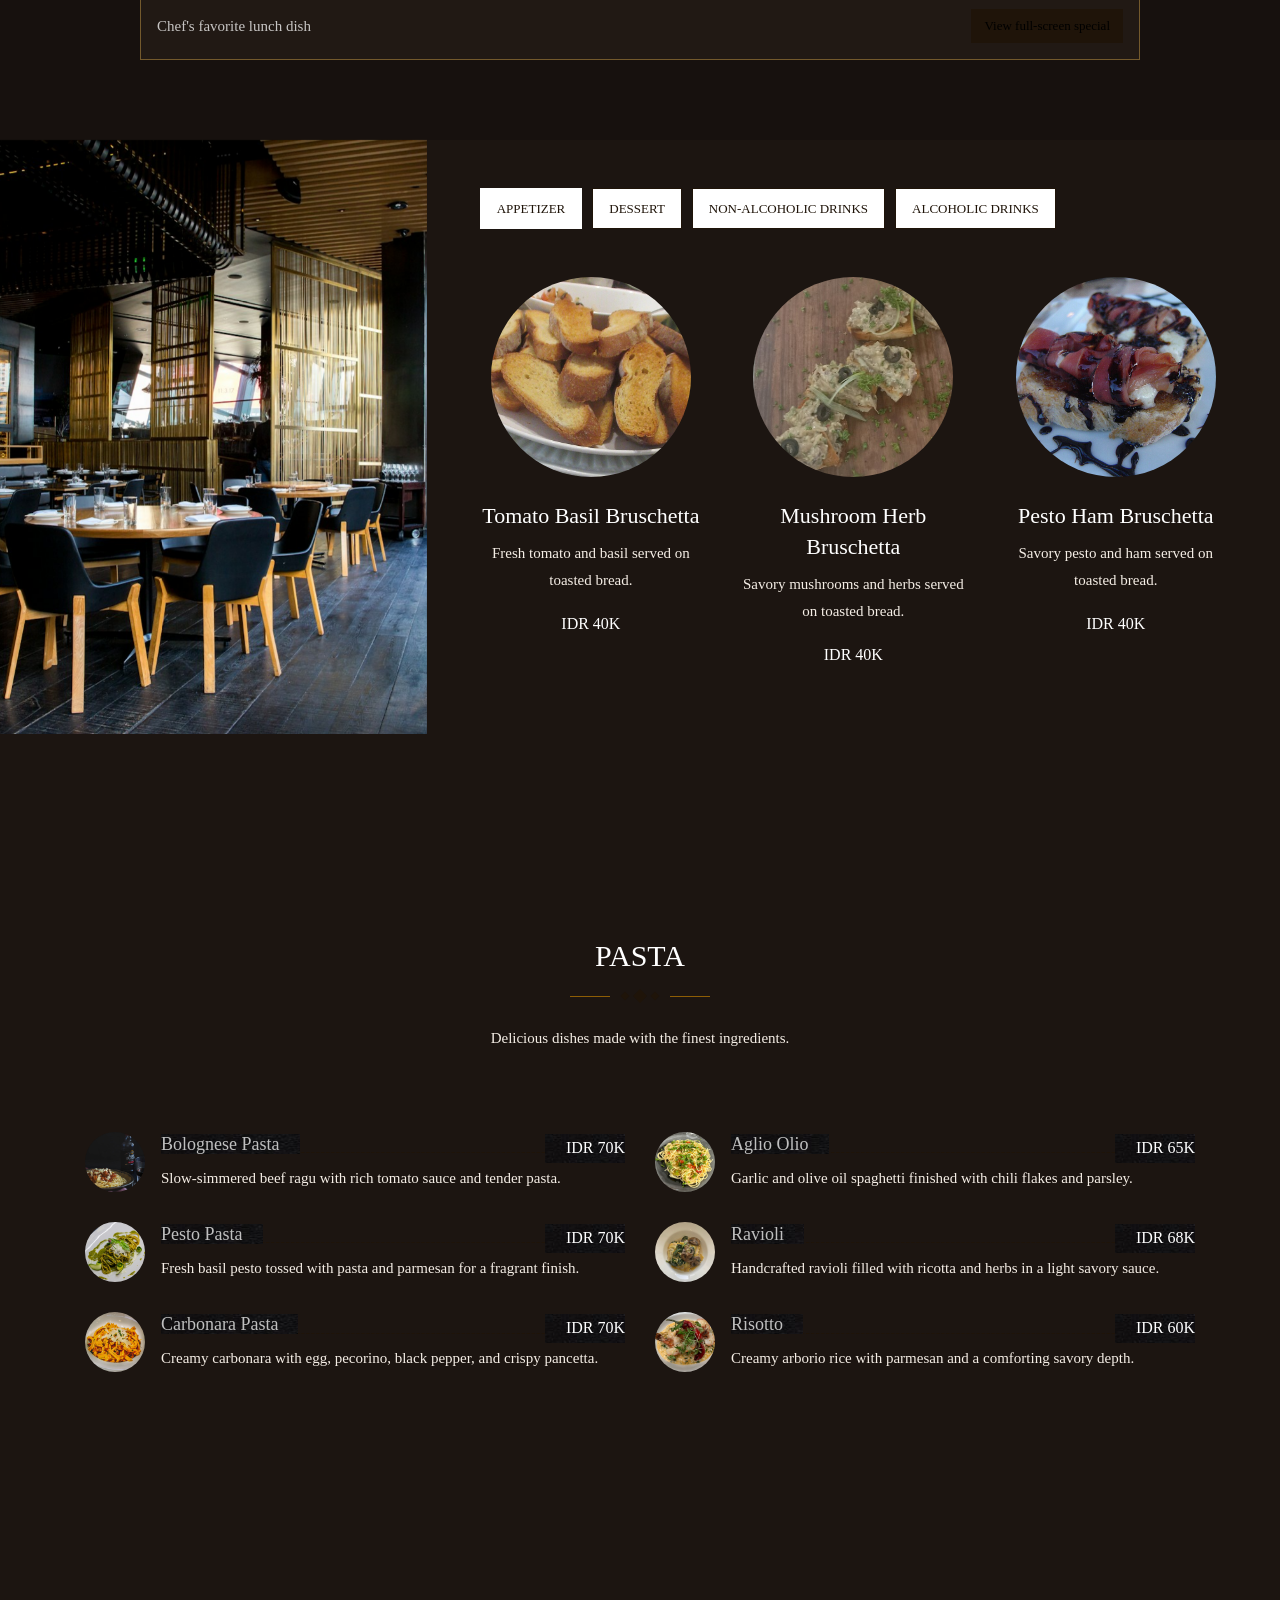
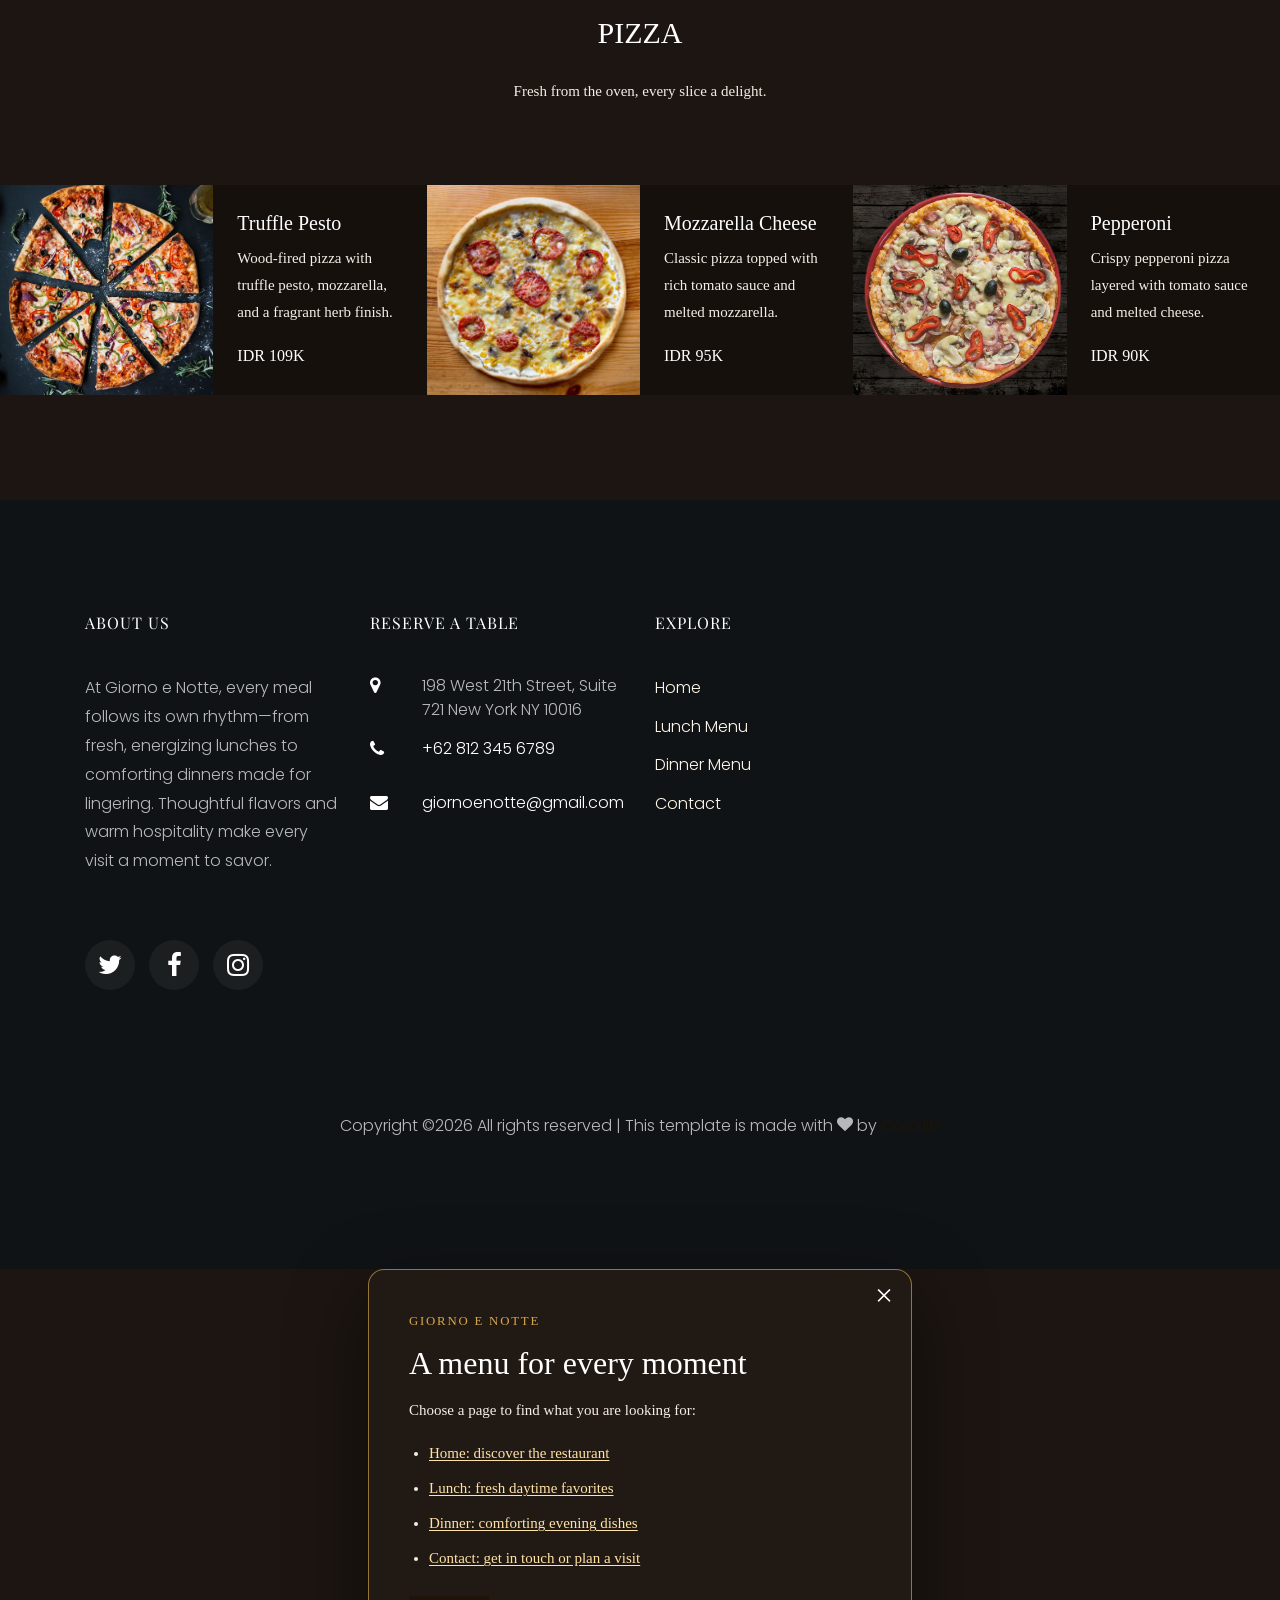
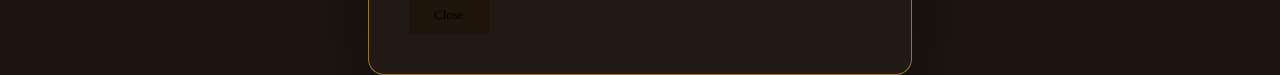
<file: lunch.html>
<!DOCTYPE html>
<html lang="en">
  <head>
    <title>Lunch Menu | Giorno e Notte</title>
    <meta charset="utf-8">
    <meta name="viewport" content="width=device-width, initial-scale=1, shrink-to-fit=no">
    <meta name="description" content="Explore Giorno e Notte's lunch menu: light, fresh, nourishing dishes made to brighten your day.">
    <meta name="keywords" content="Giorno e Notte, New York lunch, lunch menu, fresh lunch, daytime dining">
    <meta name="theme-color" content="#1c1511">
    
    <link href="https://fonts.googleapis.com/css?family=Poppins:300,400,500,600,700" rel="stylesheet">
    <link href="https://fonts.googleapis.com/css?family=Josefin+Sans" rel="stylesheet">
    <link href="https://fonts.googleapis.com/css?family=Nothing+You+Could+Do" rel="stylesheet">
    <link href="https://fonts.googleapis.com/css2?family=Playfair+Display:wght@400;500;600;700&display=swap" rel="stylesheet">

    <link rel="stylesheet" href="css/open-iconic-bootstrap.min.css">
    <link rel="stylesheet" href="css/animate.css">
    
    <link rel="stylesheet" href="css/owl.carousel.min.css">
    <link rel="stylesheet" href="css/owl.theme.default.min.css">
    <link rel="stylesheet" href="css/magnific-popup.css">

    <link rel="stylesheet" href="css/aos.css">

    <link rel="stylesheet" href="css/ionicons.min.css">

    <link rel="stylesheet" href="css/bootstrap-datepicker.css">
    <link rel="stylesheet" href="css/jquery.timepicker.css">

    
    <link rel="stylesheet" href="css/flaticon.css">
    <link rel="stylesheet" href="css/icomoon.css">
    <link rel="stylesheet" href="css/style.css">
    <link rel="stylesheet" href="css/lunch-theme.css">
    <link rel="stylesheet" href="css/specials.css">
    <link rel="stylesheet" href="css/site-interactions.css">
  </head>
  <body class="lunch-page">
  	<nav class="navbar navbar-expand-lg navbar-dark ftco_navbar bg-dark ftco-navbar-light" id="ftco-navbar">
	    <div class="container">
	      <a class="navbar-brand giorno-notte" href="index.html">Giorno e Notte</a>
	      <button class="navbar-toggler" type="button" data-toggle="collapse" data-target="#ftco-nav" aria-controls="ftco-nav" aria-expanded="false" aria-label="Toggle navigation">
	        <span class="oi oi-menu"></span> Menu
	      </button>
	      <div class="collapse navbar-collapse" id="ftco-nav">
	        <ul class="navbar-nav ml-auto">
	          <li class="nav-item"><a href="index.html" class="nav-link">Home</a></li>
	          <li class="nav-item active"><a href="lunch.html" class="nav-link">Lunch</a></li>
	          <li class="nav-item"><a href="dinner.html" class="nav-link">Dinner</a></li>
	          <li class="nav-item"><a href="contact.html" class="nav-link">Contact</a></li>
              <li class="nav-item"><button class="nav-link site-nav-button" id="open-site-guide" type="button">Quick guide</button></li>
              <li class="nav-item"><button class="nav-link site-nav-button" id="theme-toggle" type="button" aria-label="Toggle light and dark theme" aria-pressed="false">Switch to light mode</button></li>
	        </ul>
	      </div>
		  </div>
	  </nav>
    <!-- END nav -->

    <section class="home-slider owl-carousel img" style="background-image: url('images/lunch%20bg.png');">

      <div class="slider-item" style="background-image: url('images/lunch%20bg.png');">
      	<div class="overlay"></div>
        <div class="container">
          <div class="row slider-text justify-content-center align-items-center">

            <div class="col-md-7 col-sm-12 text-center ftco-animate">
            	<h1 class="mb-3 mt-5 bread">Lunch Menu</h1>
	            <p class="breadcrumbs"><span class="mr-2"><a href="index.html">Home</a></span> <span><a href="contact.html">Contact</a></span></p>
            </div>

          </div>
        </div>
      </div>
    </section>

    <section class="specials-section ftco-section" id="lunch-specials">
      <div class="container">
        <div class="specials-heading text-center">
          <span class="specials-eyebrow">A little something extra</span>
          <h2>Chef's Favorite</h2>
          <p>A favorite from our chef, available during lunch.</p>
        </div>
        <div class="specials-card">
          <button type="button" class="specials-preview" data-toggle="modal" data-target="#lunchSpecialModal" aria-label="View the chef's favorite full screen">
            <img src="images/L%20Appetizer.png" alt="Chef's favorite lunch dish, available from 10 AM to 2 PM">
            <span class="specials-fullscreen-hint">Click to view full screen</span>
          </button>
          <div class="specials-card-footer">
            <span>Chef's favorite lunch dish</span>
            <button type="button" class="btn btn-primary specials-button" data-toggle="modal" data-target="#lunchSpecialModal">View full-screen special</button>
          </div>
        </div>
      </div>
    </section>

    <div class="modal fade specials-modal" id="lunchSpecialModal" tabindex="-1" role="dialog" aria-labelledby="lunchSpecialModalTitle" aria-hidden="true">
      <div class="modal-dialog" role="document">
        <div class="modal-content">
          <div class="modal-body">
            <h2 class="sr-only" id="lunchSpecialModalTitle">Chef's favorite lunch dish</h2>
            <button type="button" class="close specials-close" data-dismiss="modal" aria-label="Close full-screen special"><span aria-hidden="true">&times;</span></button>
            <img src="images/L%20Appetizer.png" alt="Chef's favorite lunch dish poster">
          </div>
        </div>
      </div>
    </div>
    

    <section class="ftco-menu">
    	<div class="container-fluid">
    		<div class="row d-md-flex">
	    		<div class="col-lg-4 ftco-animate img f-menu-img mb-5 mb-md-0" style="background-image: url(images/new-york-dining.jpg);">
	    		</div>
	    		<div class="col-lg-8 ftco-animate p-md-5">
		    		<div class="row">
		          <div class="col-md-12 nav-link-wrap mb-5">
		            <div class="nav ftco-animate nav-pills" id="v-pills-tab" role="tablist" aria-orientation="vertical">
		              <a class="nav-link active" id="v-pills-1-tab" data-toggle="pill" href="#v-pills-1" role="tab" aria-controls="v-pills-1" aria-selected="true">APPETIZER</a>

		              <a class="nav-link" id="v-pills-4-tab" data-toggle="pill" href="#v-pills-4" role="tab" aria-controls="v-pills-4" aria-selected="false">DESSERT</a>

		              <a class="nav-link" id="v-pills-2-tab" data-toggle="pill" href="#v-pills-2" role="tab" aria-controls="v-pills-2" aria-selected="false">NON-ALCOHOLIC DRINKS</a>

		              <a class="nav-link" id="v-pills-3-tab" data-toggle="pill" href="#v-pills-3" role="tab" aria-controls="v-pills-3" aria-selected="false">ALCOHOLIC DRINKS</a>
		            </div>
		          </div>
		          <div class="col-md-12 d-flex align-items-center">
		            
		            <div class="tab-content ftco-animate" id="v-pills-tabContent">

		              <div class="tab-pane fade show active" id="v-pills-1" role="tabpanel" aria-labelledby="v-pills-1-tab">
		              	<div class="row">
		              		<div class="col-md-4 text-center">
		              			<div class="menu-wrap">
		              				<a href="#" class="menu-img img mb-4" style="background-image: url(images/bruschetta-tomato-basil.jpg);"></a>
		              				<div class="text">
		              					<h3><a href="#">Tomato Basil Bruschetta</a></h3>
		              					<p>Fresh tomato and basil served on toasted bread.</p>
		              					<p class="price"><span>IDR 40K</span></p>
		              				</div>
		              			</div>
		              		</div>
		              		<div class="col-md-4 text-center">
		              			<div class="menu-wrap">
		              				<a href="#" class="menu-img img mb-4" style="background-image: url(images/bruschetta-mushroom.jpg);"></a>
		              				<div class="text">
		              					<h3><a href="#">Mushroom Herb Bruschetta</a></h3>
		              					<p>Savory mushrooms and herbs served on toasted bread.</p>
		              					<p class="price"><span>IDR 40K</span></p>
		              				</div>
		              			</div>
		              		</div>
		              		<div class="col-md-4 text-center">
		              			<div class="menu-wrap">
		              				<a href="#" class="menu-img img mb-4" style="background-image: url(images/bruschetta-prosciutto.jpg);"></a>
		              				<div class="text">
		              					<h3><a href="#">Pesto Ham Bruschetta</a></h3>
		              					<p>Savory pesto and ham served on toasted bread.</p>
		              					<p class="price"><span>IDR 40K</span></p>
		              				</div>
		              			</div>
		              		</div>
		              	</div>
		              </div>

		                            <div class="tab-pane fade" id="v-pills-2" role="tabpanel" aria-labelledby="v-pills-2-tab">
                <div class="drinks-scroll">
                  <div class="row">
          <div class="col-md-4 text-center">
            <div class="menu-wrap">
              <a href="#" class="menu-img img mb-4" style="background-image: url(images/iced-lemon-tea.jpg);"></a>
              <div class="text">
                <h3><a href="#">Iced Lemon Tea</a></h3>
                <p>Refreshing cold tea with a citrusy lemon finish.</p>
                <p class="price"><span>IDR 30K</span></p>
              </div>
            </div>
          </div>
          <div class="col-md-4 text-center">
            <div class="menu-wrap">
              <a href="#" class="menu-img img mb-4" style="background-image: url(images/lychee-tea.jpg);"></a>
              <div class="text">
                <h3><a href="#">Iced Lychee Tea</a></h3>
                <p>Sweet lychee-infused tea served chilled and lightly fragrant.</p>
                <p class="price"><span>IDR 30K</span></p>
              </div>
            </div>
          </div>
          <div class="col-md-4 text-center">
            <div class="menu-wrap">
              <a href="#" class="menu-img img mb-4" style="background-image: url(images/earl-grey-tea.jpg);"></a>
              <div class="text">
                <h3><a href="#">Earl Grey Tea (Hot/Iced)</a></h3>
                <p>Fragrant bergamot tea, available hot or iced.</p>
                <p class="price"><span>IDR 33K</span></p>
              </div>
            </div>
          </div>
          <div class="col-md-4 text-center">
            <div class="menu-wrap">
              <a href="#" class="menu-img img mb-4" style="background-image: url(images/jasmine-tea.jpg);"></a>
              <div class="text">
                <h3><a href="#">Jasmine Tea (Hot/Iced)</a></h3>
                <p>Delicate floral tea, served hot or iced.</p>
                <p class="price"><span>IDR 32K</span></p>
              </div>
            </div>
          </div>
          <div class="col-md-4 text-center">
            <div class="menu-wrap">
              <a href="#" class="menu-img img mb-4" style="background-image: url(images/drink-5.jpg);"></a>
              <div class="text">
                <h3><a href="#">Black Tea (Hot/Iced)</a></h3>
                <p>Classic black tea, available hot or iced.</p>
                <p class="price"><span>IDR 33K</span></p>
              </div>
            </div>
          </div>
          <div class="col-md-4 text-center">
            <div class="menu-wrap">
              <a href="#" class="menu-img img mb-4" style="background-image: url(images/apple-juice.jpg);"></a>
              <div class="text">
                <h3><a href="#">Apple Juice</a></h3>
                <p>Fresh apple juice with a crisp and naturally sweet taste.</p>
                <p class="price"><span>IDR 28K</span></p>
              </div>
            </div>
          </div>
          <div class="col-md-4 text-center">
            <div class="menu-wrap">
              <a href="#" class="menu-img img mb-4" style="background-image: url(images/drink-7.jpg);"></a>
              <div class="text">
                <h3><a href="#">Sparkling Water</a></h3>
                <p>Refreshing bubbles for a clean and crisp sip.</p>
                <p class="price"><span>IDR 40K</span></p>
              </div>
            </div>
          </div>
          <div class="col-md-4 text-center">
            <div class="menu-wrap">
              <a href="#" class="menu-img img mb-4" style="background-image: url(images/mineral-water.jpg);"></a>
              <div class="text">
                <h3><a href="#">Mineral Water (100ml)</a></h3>
                <p>Pure mineral water in a 100ml serving.</p>
                <p class="price"><span>IDR 20K</span></p>
              </div>
            </div>
          </div>
                  </div>
                </div>
              </div>

              <div class="tab-pane fade" id="v-pills-3" role="tabpanel" aria-labelledby="v-pills-3-tab">
                <div class="drinks-scroll">
                  <div class="row">
          <div class="col-md-4 text-center">
            <div class="menu-wrap">
              <a href="#" class="menu-img img mb-4" style="background-image: url(images/white-wine.jpg);"></a>
              <div class="text">
                <h3><a href="#">White Wine</a></h3>
                <p>Fresh and crisp white wine with a smooth finish.</p>
                <p class="price"><span>IDR 163K</span></p>
              </div>
            </div>
          </div>
          <div class="col-md-4 text-center">
            <div class="menu-wrap">
              <a href="#" class="menu-img img mb-4" style="background-image: url(images/drink-4.jpg);"></a>
              <div class="text">
                <h3><a href="#">Blush Wine</a></h3>
                <p>Rich and vibrant wine with a full-bodied character.</p>
                <p class="price"><span>IDR 187K</span></p>
              </div>
            </div>
          </div>
          <div class="col-md-4 text-center">
            <div class="menu-wrap">
              <a href="#" class="menu-img img mb-4" style="background-image: url(images/drink-5.jpg);"></a>
              <div class="text">
                <h3><a href="#">Beer</a></h3>
                <p>Classic beer served cold and refreshing.</p>
                <p class="price"><span>IDR 61K</span></p>
              </div>
            </div>
          </div>
          <div class="col-md-4 text-center">
            <div class="menu-wrap">
              <a href="#" class="menu-img img mb-4" style="background-image: url(images/drink-6.jpg);"></a>
              <div class="text">
                <h3><a href="#">Mimosa</a></h3>
                <p>Bright sparkling citrus cocktail with a smooth finish.</p>
                <p class="price"><span>IDR 210K</span></p>
              </div>
            </div>
          </div>
          <div class="col-md-4 text-center">
            <div class="menu-wrap">
              <a href="#" class="menu-img img mb-4" style="background-image: url(images/drink-7.jpg);"></a>
              <div class="text">
                <h3><a href="#">Spritz</a></h3>
                <p>Light, bubbly aperitif with a refreshing sparkle.</p>
                <p class="price"><span>IDR 167K</span></p>
              </div>
            </div>
          </div>
          <div class="col-md-4 text-center">
            <div class="menu-wrap">
              <a href="#" class="menu-img img mb-4" style="background-image: url(images/drink-8.jpg);"></a>
              <div class="text">
                <h3><a href="#">Shandy</a></h3>
                <p>Refreshing mix of beer and citrus for a crisp finish.</p>
                <p class="price"><span>IDR 75K</span></p>
              </div>
            </div>
          </div>
          <div class="col-md-4 text-center">
            <div class="menu-wrap">
              <a href="#" class="menu-img img mb-4" style="background-image: url(images/drink-3.jpg);"></a>
              <div class="text">
                <h3><a href="#">Margarita</a></h3>
                <p>Classic tequila cocktail with a tangy citrus signature.</p>
                <p class="price"><span>IDR 140K</span></p>
              </div>
            </div>
          </div>
                  </div>
                </div>
              </div>

		              	<div class="tab-pane fade" id="v-pills-4" role="tabpanel" aria-labelledby="v-pills-4-tab">
		                <div class="row">
		              		<div class="col-md-4 text-center">
		              			<div class="menu-wrap">
		              				<a href="#" class="menu-img img mb-4" style="background-image: url(images/strawberry-tiramisu.jpg);"></a>
		              				<div class="text">
		              					<h3><a href="#">Strawberry Tiramisu</a></h3>
		              					<p>Layers of mascarpone cream and ladyfingers with fresh strawberry compote.</p>
		              					<p class="price"><span>IDR 55K</span></p>
		              				</div>
		              			</div>
		              		</div>
		              		<div class="col-md-4 text-center">
		              			<div class="menu-wrap">
		              				<a href="#" class="menu-img img mb-4" style="background-image: url(images/cheesecake.jpg);"></a>
		              				<div class="text">
		              					<h3><a href="#">Berry Cheesecake</a></h3>
		              					<p>Creamy cheesecake layered with vibrant berry topping.</p>
		              					<p class="price"><span>IDR 50K</span></p>
		              				</div>
		              			</div>
		              		</div>
		              		<div class="col-md-4 text-center">
		              			<div class="menu-wrap">
		              				<a href="#" class="menu-img img mb-4" style="background-image: url(images/panna-cotta.jpg);"></a>
		              				<div class="text">
		              					<h3><a href="#">Vanilla Panna Cotta</a></h3>
		              					<p>Smooth vanilla custard topped with a light berry glaze.</p>
		              					<p class="price"><span>IDR 48K</span></p>
		              				</div>
		              			</div>
		              		</div>
		              	</div>
		              </div>
		            </div>
		          </div>
		        </div>
		      </div>
		    </div>
    	</div>
    </section>

    <section class="ftco-section">
      <div class="container">
    		<div class="row justify-content-center mb-5 pb-3 mt-5 pt-5">
          <div class="col-md-7 heading-section text-center ftco-animate">
            <h2 class="mb-4">PASTA</h2>
            <p class="flip"><span class="deg1"></span><span class="deg2"></span><span class="deg3"></span></p>
            <p class="mt-5">Delicious dishes made with the finest ingredients.</p>
          </div>
        </div>
        <div class="row">
        	<div class="col-md-6">
        		<div class="pricing-entry d-flex ftco-animate">
        			<div class="img" style="background-image: url(images/image_1.jpg);"></div>
        			<div class="desc pl-3">
	        			<div class="d-flex text align-items-center">
	        				<h3><span>Bolognese Pasta</span></h3>
	        				<span class="price">IDR 70K</span>
	        			</div>
	        			<div class="d-block">
	        				<p>Slow-simmered beef ragu with rich tomato sauce and tender pasta.</p>
	        			</div>
        			</div>
        		</div>
        		<div class="pricing-entry d-flex ftco-animate">
        			<div class="img" style="background-image: url(images/pesto-pasta.jpg);"></div>
        			<div class="desc pl-3">
	        			<div class="d-flex text align-items-center">
	        				<h3><span>Pesto Pasta</span></h3>
	        				<span class="price">IDR 70K</span>
	        			</div>
	        			<div class="d-block">
	        				<p>Fresh basil pesto tossed with pasta and parmesan for a fragrant finish.</p>
	        			</div>
	        		</div>
        		</div>
        		<div class="pricing-entry d-flex ftco-animate">
        			<div class="img" style="background-image: url(images/pasta-2.jpg);"></div>
        			<div class="desc pl-3">
	        			<div class="d-flex text align-items-center">
	        				<h3><span>Carbonara Pasta</span></h3>
	        				<span class="price">IDR 70K</span>
	        			</div>
	        			<div class="d-block">
	        				<p>Creamy carbonara with egg, pecorino, black pepper, and crispy pancetta.</p>
	        			</div>
	        		</div>
        		</div>
        	</div>

        	<div class="col-md-6">
        		<div class="pricing-entry d-flex ftco-animate">
        			<div class="img" style="background-image: url(images/aglio-olio.jpg);"></div>
        			<div class="desc pl-3">
	        			<div class="d-flex text align-items-center">
	        				<h3><span>Aglio Olio</span></h3>
	        				<span class="price">IDR 65K</span>
	        			</div>
	        			<div class="d-block">
	        				<p>Garlic and olive oil spaghetti finished with chili flakes and parsley.</p>
	        			</div>
	        		</div>
        		</div>
        		<div class="pricing-entry d-flex ftco-animate">
        			<div class="img" style="background-image: url(images/ravioli.jpg);"></div>
        			<div class="desc pl-3">
	        			<div class="d-flex text align-items-center">
	        				<h3><span>Ravioli</span></h3>
	        				<span class="price">IDR 68K</span>
	        			</div>
	        			<div class="d-block">
	        				<p>Handcrafted ravioli filled with ricotta and herbs in a light savory sauce.</p>
	        			</div>
	        		</div>
        		</div>
        		<div class="pricing-entry d-flex ftco-animate">
        			<div class="img" style="background-image: url(images/risotto.jpg);"></div>
        			<div class="desc pl-3">
	        			<div class="d-flex text align-items-center">
	        				<h3><span>Risotto</span></h3>
	        				<span class="price">IDR 60K</span>
	        			</div>
	        			<div class="d-block">
	        				<p>Creamy arborio rice with parmesan and a comforting savory depth.</p>
	        			</div>
	        		</div>
        		</div>
        	</div>
        </div>
    	</div>
    </section>

    <section class="ftco-section">
    	<div class="container">
    		<div class="row justify-content-center mb-5 pb-3">
          <div class="col-md-7 heading-section ftco-animate text-center">
            <h2 class="mb-4">PIZZA</h2>
            <p>Fresh from the oven, every slice a delight.</p>
          </div>
        </div>
    	</div>
    	<div class="container-wrap">
    		<div class="row no-gutters d-flex">
    			<div class="col-lg-4 d-flex ftco-animate">
    				<div class="services-wrap d-flex">
    					<a href="#" class="img" style="background-image: url(images/pizza-1.jpg);"></a>
    					<div class="text p-4">
    						<h3>Truffle Pesto</h3>
    						<p>Wood-fired pizza with truffle pesto, mozzarella, and a fragrant herb finish.</p>
    						<p class="price"><span>IDR 109K</span></p>
    					</div>
    				</div>
    			</div>
    			<div class="col-lg-4 d-flex ftco-animate">
    				<div class="services-wrap d-flex">
    					<a href="#" class="img" style="background-image: url(images/pizza-2.jpg);"></a>
    					<div class="text p-4">
    						<h3>Mozzarella Cheese</h3>
    						<p>Classic pizza topped with rich tomato sauce and melted mozzarella.</p>
    						<p class="price"><span>IDR 95K</span></p>
    					</div>
    				</div>
    			</div>
    			<div class="col-lg-4 d-flex ftco-animate">
    				<div class="services-wrap d-flex">
    					<a href="#" class="img" style="background-image: url(images/pizza-3.jpg);"></a>
    					<div class="text p-4">
    						<h3>Pepperoni</h3>
    						<p>Crispy pepperoni pizza layered with tomato sauce and melted cheese.</p>
    						<p class="price"><span>IDR 90K</span></p>
    					</div>
    				</div>
    			</div>

    		</div>
    	</div>
    </section>

    <footer class="ftco-footer ftco-section img">
    	<div class="overlay"></div>
      <div class="container">
        <div class="row mb-5">
          <div class="col-lg-3 col-md-6 mb-5 mb-md-5">
            <div class="ftco-footer-widget mb-4">
              <h2 class="ftco-heading-2">About Us</h2>
              <p>At Giorno e Notte, every meal follows its own rhythm—from fresh, energizing lunches to comforting dinners made for lingering. Thoughtful flavors and warm hospitality make every visit a moment to savor.</p>
              <ul class="ftco-footer-social list-unstyled float-md-left float-lft mt-5">
                <li class="ftco-animate"><a href="https://twitter.com/GordonRamsay" target="_blank" rel="noopener noreferrer" aria-label="Gordon Ramsay on Twitter"><span class="icon-twitter"></span></a></li>
                <li class="ftco-animate"><a href="https://www.facebook.com/GordonRamsay/" target="_blank" rel="noopener noreferrer" aria-label="Gordon Ramsay on Facebook"><span class="icon-facebook"></span></a></li>
                <li class="ftco-animate"><a href="https://www.instagram.com/gordongram/" target="_blank" rel="noopener noreferrer" aria-label="Gordon Ramsay on Instagram"><span class="icon-instagram"></span></a></li>
              </ul>
            </div>
          </div>
          <div class="col-lg-3 col-md-6 mb-5 mb-md-5">
            <div class="ftco-footer-widget mb-4">
            	<h2 class="ftco-heading-2">Reserve a Table</h2>
            	<div class="block-23 mb-3">
	              <ul>
	                <li><span class="icon icon-map-marker"></span><span class="text">198 West 21th Street, Suite 721 New York NY 10016</span></li>
	                <li><a href="#"><span class="icon icon-phone"></span><span class="text">+62 812 345 6789</span></a></li>
	                <li><a href="#"><span class="icon icon-envelope"></span><span class="text">giornoenotte@gmail.com</span></a></li>
	              </ul>
	            </div>
            </div>
            </div>
            <div class="col-lg-3 col-md-6 mb-5 mb-md-5">
	            <div class="ftco-footer-widget mb-4">
	              <h2 class="ftco-heading-2">Explore</h2>
	              <ul class="site-footer-links list-unstyled">
	                <li><a href="index.html">Home</a></li>
	                <li><a href="lunch.html">Lunch Menu</a></li>
	                <li><a href="dinner.html">Dinner Menu</a></li>
	                <li><a href="contact.html">Contact</a></li>
	              </ul>
	            </div>
            </div>
        </div>
        <div class="row">
          <div class="col-md-12 text-center">

            <p><!-- Link back to Colorlib can't be removed. Template is licensed under CC BY 3.0. -->
  Copyright &copy;<script>document.write(new Date().getFullYear());</script> All rights reserved | This template is made with <i class="icon-heart" aria-hidden="true"></i> by <a href="https://colorlib.com" target="_blank">Colorlib</a>
  <!-- Link back to Colorlib can't be removed. Template is licensed under CC BY 3.0. --></p>
          </div>
        </div>
      </div>
    </footer>

    <dialog class="site-guide-dialog" id="site-guide-dialog" aria-labelledby="site-guide-title">
      <div class="site-guide-content">
        <button class="site-guide-close" type="button" data-close-site-guide aria-label="Close quick guide">&times;</button>
        <p class="site-guide-eyebrow">Giorno e Notte</p>
        <h2 id="site-guide-title">A menu for every moment</h2>
        <p>Choose a page to find what you are looking for:</p>
        <ul>
          <li><a href="index.html">Home: discover the restaurant</a></li>
          <li><a href="lunch.html">Lunch: fresh daytime favorites</a></li>
          <li><a href="dinner.html">Dinner: comforting evening dishes</a></li>
          <li><a href="contact.html">Contact: get in touch or plan a visit</a></li>
        </ul>
        <button class="btn btn-primary py-2 px-4" type="button" data-close-site-guide>Close</button>
      </div>
    </dialog>
    
  

  <!-- loader -->
  <div id="ftco-loader" class="show fullscreen">
    <div class="restaurant-loader" role="status" aria-label="Preparing your table">
      <svg class="restaurant-loader-icon" viewBox="0 0 120 120" aria-hidden="true">
        <g class="loader-fork" fill="none" stroke="#62452f" stroke-width="2.5" stroke-linecap="round" stroke-linejoin="round">
          <path d="M35 28v17m7-17v17m7-17v17M35 48h14v8c0 5-3 8-7 9v25"/>
        </g>
        <g class="loader-wine-glass" fill="none" stroke="#8f563e" stroke-width="2.5" stroke-linecap="round" stroke-linejoin="round">
          <path d="M69 27h22l-2 16c-1 8-5 14-9 16-4-2-8-8-9-16l-2-16z"/>
          <path d="M80 59v31m-11 0h22"/>
          <path d="M72 39h16" stroke="#b65f43" stroke-width="4"/>
        </g>
      </svg>
      <span class="restaurant-loader-label">Setting the table</span>
    </div>
  </div>


  <script src="js/jquery.min.js"></script>
  <script src="js/jquery-migrate-3.0.1.min.js"></script>
  <script src="js/popper.min.js"></script>
  <script src="js/bootstrap.min.js"></script>
  <script src="js/jquery.easing.1.3.js"></script>
  <script src="js/jquery.waypoints.min.js"></script>
  <script src="js/jquery.stellar.min.js"></script>
  <script src="js/owl.carousel.min.js"></script>
  <script src="js/jquery.magnific-popup.min.js"></script>
  <script src="js/aos.js"></script>
  <script src="js/jquery.animateNumber.min.js"></script>
  <script src="js/bootstrap-datepicker.js"></script>
  <script src="js/jquery.timepicker.min.js"></script>
  <script src="js/scrollax.min.js"></script>
  <script src="js/main.js"></script>
  <script src="js/site-interactions.js"></script>
    
  </body>
</html>
</file>
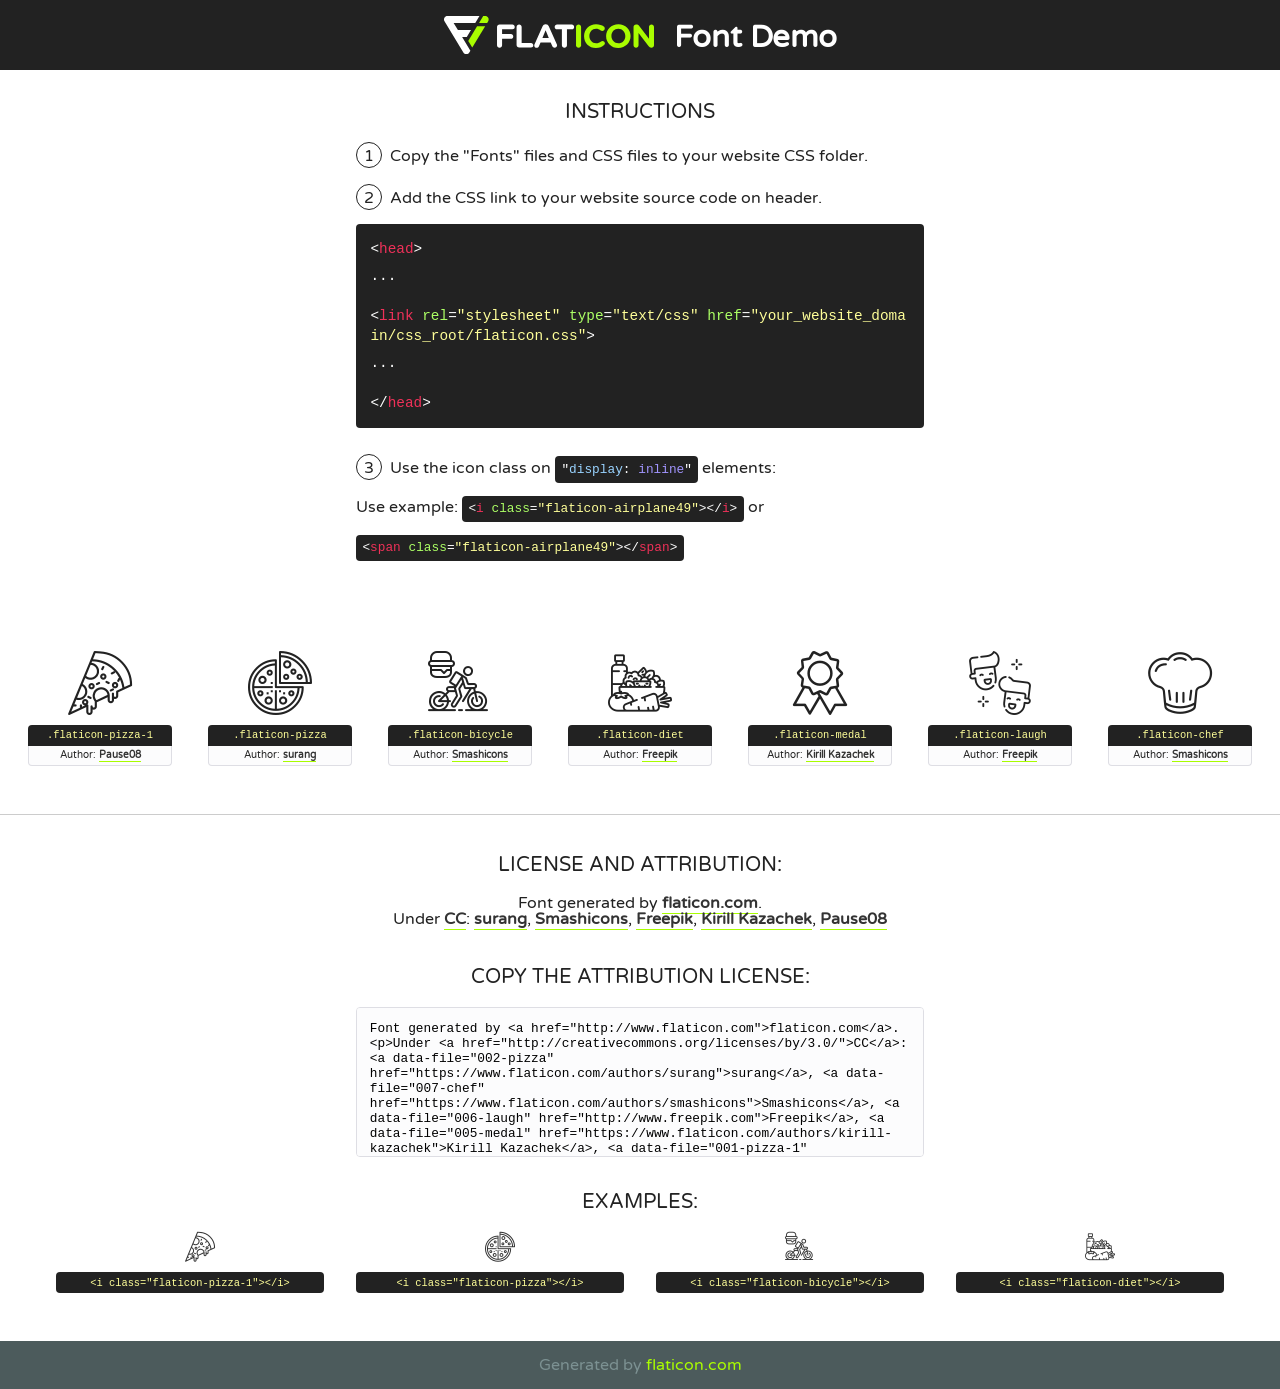
<file: fonts/flaticon/font/flaticon.html>
<!DOCTYPE html>
<!--
  Flaticon icon font: Flaticon
  Creation date: 25/09/2018 08:24
-->
<html>
<!DOCTYPE html>
<html>

<head>
    <title>Flaticon WebFont</title>
    <link href="http://fonts.googleapis.com/css?family=Varela+Round" rel="stylesheet" type="text/css" />
    <link rel="stylesheet" type="text/css" href="flaticon.css">
    <meta charset="UTF-8">
    <style>
    html, body, div, span, applet, object, iframe,
    h1, h2, h3, h4, h5, h6, p, blockquote, pre,
    a, abbr, acronym, address, big, cite, code,
    del, dfn, em, img, ins, kbd, q, s, samp,
    small, strike, strong, sub, sup, tt, var,
    b, u, i, center,
    dl, dt, dd, ol, ul, li,
    fieldset, form, label, legend,
    table, caption, tbody, tfoot, thead, tr, th, td,
    article, aside, canvas, details, embed, 
    figure, figcaption, footer, header, hgroup, 
    menu, nav, output, ruby, section, summary,
    time, mark, audio, video {
        margin: 0;
        padding: 0;
        border: 0;
        font-size: 100%;
        font: inherit;
        vertical-align: baseline;
    }
    /* HTML5 display-role reset for older browsers */
    article, aside, details, figcaption, figure, 
    footer, header, hgroup, menu, nav, section {
        display: block;
    }
    body {
        line-height: 1;
    }
    ol, ul {
        list-style: none;
    }
    blockquote, q {
        quotes: none;
    }
    blockquote:before, blockquote:after,
    q:before, q:after {
        content: '';
        content: none;
    }
    table {
        border-collapse: collapse;
        border-spacing: 0;
    }
    body {
        font-family: 'Varela Round', Helvetica, Arial, sans-serif;
        font-size: 16px;
        color: #222;
    }
    a {
        color: #333;
        border-bottom: 1px solid #a9fd00;
        font-weight: bold;
        text-decoration: none;
    }
    * {
        -moz-box-sizing: border-box;
        -webkit-box-sizing: border-box;
        box-sizing: border-box;
        margin: 0;
        padding: 0;
    }
    [class^="flaticon-"]:before, [class*=" flaticon-"]:before, [class^="flaticon-"]:after, [class*=" flaticon-"]:after {
        font-family: Flaticon;
        font-size: 30px;
        font-style: normal;
        margin-left: 20px;
        color: #333;
    }
    .wrapper {
        max-width: 600px;
        margin: auto;
        padding: 0 1em;
    }
    .title {
        font-size: 1.25em;
        text-align: center;
        margin-bottom: 1em;
        text-transform: uppercase;
    }
    header {
        text-align: center;
        background-color: #222;
        color: #fff;
        padding: 1em;
    }
    header .logo {
        width: 210px;
        height: 38px;
        display: inline-block;
        vertical-align: middle;
        margin-right: 1em;
        border: none;
    }
    header strong {
        font-size: 1.95em;
        font-weight: bold;
        vertical-align: middle;
        margin-top: 5px;
        display: inline-block;
    }
    .demo {
        margin: 2em auto;
        line-height: 1.25em;
    }
    .demo ul li {
        margin-bottom: 1em;
    }
    .demo ul li .num {
        color: #222;
        border-radius: 20px;
        display: inline-block;
        width: 26px;
        padding: 3px;
        height: 26px;
        text-align: center;
        margin-right: 0.5em;
        border: 1px solid #222;
    }
    .demo ul li code {
        background-color: #222;
        border-radius: 4px;
        padding: 0.25em 0.5em;
        display: inline-block;
        color: #fff;
        font-family: Consolas,Monaco,Lucida Console,Liberation Mono,DejaVu Sans Mono,Bitstream Vera Sans Mono,Courier New, monospace;
        font-weight: lighter;
        margin-top: 1em;
        font-size: 0.8em;
        word-break: break-all;
    }
    .demo ul li code.big {
        padding: 1em;
        font-size: 0.9em;
    }
    .demo ul li code .red {
        color: #EF3159;
    }
    .demo ul li code .green {
        color: #ACFF65;
    }
    .demo ul li code .yellow {
        color: #FFFF99;
    }
    .demo ul li code .blue {
        color: #99D3FF;
    }
    .demo ul li code .purple {
        color: #A295FF;
    }
    .demo ul li code .dots {
        margin-top: 0.5em;
        display: block;
    }
    #glyphs {
        border-bottom: 1px solid #ccc;
        padding: 2em 0;
        text-align: center;
    }
    .glyph {
        display: inline-block;
        width: 9em;
        margin: 1em;
        text-align: center;
        vertical-align: top;
        background: #FFF;
    }
    .glyph .glyph-icon {
        padding: 10px;
        display: block;
        font-family:"Flaticon";
        font-size: 64px;
        line-height: 1;
    }
    .glyph .glyph-icon:before {
        font-size: 64px;
        color: #222;
        margin-left: 0;
    }
    .class-name {
        font-size: 0.65em;
        background-color: #222;
        color: #fff;
        border-radius: 4px 4px 0 0;
        padding: 0.5em;
        color: #FFFF99;
        font-family: Consolas,Monaco,Lucida Console,Liberation Mono,DejaVu Sans Mono,Bitstream Vera Sans Mono,Courier New, monospace;
    }
    .author-name {
        font-size: 0.6em;
        background-color: #fcfcfd;
        border: 1px solid #DEDEE4;
        border-top: 0;
        border-radius: 0 0 4px 4px;
        padding: 0.5em;
    }
    .class-name:last-child {
        font-size: 10px;
        color:#888;
    }
    .class-name:last-child a {
        font-size: 10px;
        color:#555;
    }
    .class-name:last-child a:hover {
        color:#a9fd00;
    }
    .glyph > input {
        display: block;
        width: 100px;
        margin: 5px auto;
        text-align: center;
        font-size: 12px;
        cursor: text;
    }
    .glyph > input.icon-input {
        font-family:"Flaticon";
        font-size: 16px;
        margin-bottom: 10px;
    }
    .attribution .title {
        margin-top: 2em;
    }
    .attribution textarea {
        background-color: #fcfcfd;
        padding: 1em;
        border: none;
        box-shadow: none;
        border: 1px solid #DEDEE4;
        border-radius: 4px;
        resize: none;
        width: 100%;
        height: 150px;
        font-size: 0.8em;
        font-family: Consolas,Monaco,Lucida Console,Liberation Mono,DejaVu Sans Mono,Bitstream Vera Sans Mono,Courier New, monospace;
        -webkit-appearance: none;
    }
    .iconsuse {
        margin: 2em auto;
        text-align: center;
        max-width: 1200px;
    }
    .iconsuse:after {
        content: '';
        display: table;
        clear: both;
    }
    .iconsuse .image {
        float: left;
        width: 25%;
        padding: 0 1em;
    }
    .iconsuse .image p {
        margin-bottom: 1em;
    }
    .iconsuse .image span {
        display: block;
        font-size: 0.65em;
        background-color: #222;
        color: #fff;
        border-radius: 4px;
        padding: 0.5em;
        color: #FFFF99;
        margin-top: 1em;
        font-family: Consolas,Monaco,Lucida Console,Liberation Mono,DejaVu Sans Mono,Bitstream Vera Sans Mono,Courier New, monospace;
    }
    #footer {
        text-align: center;
        background-color: #4C5B5C;
        color: #7c9192;
        padding: 1em;
    }
    #footer a {
        border: none;
        color: #a9fd00;
        font-weight: normal;
    }
    @media (max-width: 960px) {
        .iconsuse .image {
            width: 50%;
        }
    }
    @media (max-width: 560px) {
        .iconsuse .image {
            width: 100%;
        }
    }
    </style>
</head>

<body class="characters-off">

    <header>
        <a href="http://www.flaticon.com" target="_blank" class="logo">
            <svg version="1.1" xmlns="http://www.w3.org/2000/svg" xmlns:xlink="http://www.w3.org/1999/xlink" xmlns:a="http://ns.adobe.com/AdobeSVGViewerExtensions/3.0/" viewBox="0 0 560.875 102.036" enable-background="new 0 0 560.875 102.036" xml:space="preserve">
                <defs>
                </defs>
                <g>
                    <g class="letters">
                        <path fill="#ffffff" d="M141.596,29.675c0-3.777,2.985-6.767,6.764-6.767h34.438c3.426,0,6.15,2.728,6.15,6.15
                        c0,3.43-2.724,6.149-6.15,6.149h-27.674v13.091h23.719c3.429,0,6.151,2.724,6.151,6.15c0,3.43-2.723,6.149-6.151,6.149h-23.719
                        v17.574c0,3.773-2.986,6.761-6.764,6.761c-3.779,0-6.764-2.989-6.764-6.761V29.675z"></path>
                        <path fill="#ffffff" d="M193.844,29.149c0-3.781,2.985-6.767,6.764-6.767c3.776,0,6.763,2.985,6.763,6.767v42.957h25.039
                        c3.426,0,6.149,2.726,6.149,6.153c0,3.425-2.723,6.15-6.149,6.15h-31.802c-3.779,0-6.764-2.986-6.764-6.768V29.149z"></path>
                        <path fill="#ffffff" d="M241.891,75.71l21.438-48.407c1.492-3.341,4.215-5.357,7.906-5.357h0.792
                        c3.686,0,6.323,2.017,7.815,5.357l21.439,48.407c0.436,0.967,0.701,1.845,0.701,2.723c0,3.602-2.809,6.501-6.414,6.501
                        c-3.161,0-5.269-1.845-6.499-4.655l-4.132-9.661h-27.059l-4.301,10.102c-1.144,2.631-3.426,4.214-6.237,4.214
                        c-3.517,0-6.24-2.81-6.24-6.325C241.1,77.64,241.451,76.677,241.891,75.71z M279.932,58.666l-8.521-20.297l-8.526,20.297H279.932
                        z"></path>
                        <path fill="#ffffff" d="M314.864,35.387H301.86c-3.429,0-6.239-2.813-6.239-6.238c0-3.429,2.811-6.24,6.239-6.24h39.533
                        c3.426,0,6.237,2.811,6.237,6.24c0,3.425-2.811,6.238-6.237,6.238h-13.001v42.785c0,3.773-2.99,6.761-6.764,6.761
                        c-3.779,0-6.764-2.989-6.764-6.761V35.387z"></path>
                        <path fill="#A9FD00" d="M352.615,29.149c0-3.781,2.985-6.767,6.767-6.767c3.774,0,6.761,2.985,6.761,6.767v49.024
                        c0,3.773-2.987,6.761-6.761,6.761c-3.781,0-6.767-2.989-6.767-6.761V29.149z"></path>
                        <path fill="#A9FD00" d="M374.132,53.836v-0.179c0-17.481,13.178-31.801,32.065-31.801c9.22,0,15.459,2.458,20.557,6.238
                        c1.402,1.054,2.637,2.985,2.637,5.357c0,3.692-2.985,6.59-6.681,6.59c-1.845,0-3.071-0.702-4.044-1.319
                        c-3.776-2.813-7.729-4.393-12.562-4.393c-10.364,0-17.831,8.611-17.831,19.154v0.173c0,10.542,7.291,19.329,17.831,19.329
                        c5.715,0,9.492-1.756,13.359-4.834c1.049-0.874,2.458-1.491,4.039-1.491c3.429,0,6.325,2.813,6.325,6.236
                        c0,2.106-1.056,3.78-2.282,4.834c-5.539,4.834-12.036,7.733-21.878,7.733C387.572,85.464,374.132,71.493,374.132,53.836z"></path>
                        <path fill="#A9FD00" d="M433.009,53.836v-0.179c0-17.481,13.79-31.801,32.766-31.801c18.981,0,32.592,14.143,32.592,31.628v0.173
                        c0,17.483-13.785,31.807-32.769,31.807C446.625,85.464,433.009,71.32,433.009,53.836z M484.224,53.836v-0.179
                        c0-10.539-7.725-19.326-18.626-19.326c-10.893,0-18.449,8.611-18.449,19.154v0.173c0,10.542,7.73,19.329,18.626,19.329
                        C476.676,72.986,484.224,64.378,484.224,53.836z"></path>
                        <path fill="#A9FD00" d="M506.233,29.321c0-3.774,2.99-6.763,6.767-6.763h1.401c3.252,0,5.183,1.583,7.029,3.953l26.093,34.265
                        V29.059c0-3.692,2.99-6.677,6.681-6.677c3.683,0,6.671,2.985,6.671,6.677v48.934c0,3.78-2.987,6.765-6.764,6.765h-0.436
                        c-3.257,0-5.188-1.581-7.034-3.953l-27.056-35.492v32.944c0,3.687-2.985,6.676-6.678,6.676c-3.683,0-6.673-2.989-6.673-6.676
                        V29.321z"></path>
                    </g>
                    <g class="insignia">
                        <path fill="#ffffff" d="M48.372,56.137h12.517l11.156-18.537H37.186L25.688,18.539h57.825L94.668,0H9.271
                        C5.925,0,2.842,1.801,1.198,4.716c-1.644,2.907-1.593,6.482,0.134,9.343l50.38,83.501c1.678,2.781,4.689,4.476,7.938,4.476
                        c3.246,0,6.257-1.695,7.935-4.476l2.898-4.804L48.372,56.137z"></path>
                        <g class="i">
                            <path fill="#A9FD00" d="M93.575,18.539h0.031v0.004l21.652,0.004l2.705-4.488c1.727-2.861,1.778-6.436,0.133-9.343
                            C116.454,1.801,113.371,0,110.026,0h-5.294L93.575,18.539z"></path>
                            <polygon fill="#A9FD00" points="88.291,27.356 64.725,66.486 75.519,84.404 109.942,27.356"></polygon>
                        </g>
                    </g>
                </g>
            </svg>
        </a>
        <strong>Font Demo</strong>
    </header>


    <section class="demo wrapper">

        <p class="title">Instructions</p>

        <ul>
            <li>
                <span class="num">1</span>Copy the "Fonts" files and CSS files to your website CSS folder.
            </li>
            <li>
                <span class="num">2</span>Add the CSS link to your website source code on header.
                <code class="big">
                    &lt;<span class="red">head</span>&gt;
                    <br/><span class="dots">...</span>
                    <br/>&lt;<span class="red">link</span> <span class="green">rel</span>=<span class="yellow">"stylesheet"</span> <span class="green">type</span>=<span class="yellow">"text/css"</span> <span class="green">href</span>=<span class="yellow">"your_website_domain/css_root/flaticon.css"</span>&gt;
                    <br/><span class="dots">...</span>
                    <br/>&lt;/<span class="red">head</span>&gt;
                </code>
            </li>

            <li>
                <p>
                    <span class="num">3</span>Use the icon class on <code>"<span class="blue">display</span>:<span class="purple"> inline</span>"</code> elements:
                    <br />
                    Use example: <code>&lt;<span class="red">i</span> <span class="green">class</span>=<span class="yellow">&quot;flaticon-airplane49&quot;</span>&gt;&lt;/<span class="red">i</span>&gt;</code> or <code>&lt;<span class="red">span</span> <span class="green">class</span>=<span class="yellow">&quot;flaticon-airplane49&quot;</span>&gt;&lt;/<span class="red">span</span>&gt;</code>
            </li>
        </ul>

    </section>




   <section id="glyphs">          
    
      
        <div class="glyph"><div class="glyph-icon flaticon-pizza-1"></div>
            <div class="class-name">.flaticon-pizza-1</div>
            <div class="author-name">Author: <a data-file="001-pizza-1" href="https://www.flaticon.com/authors/pause08">Pause08</a> </div> 
        </div>        
        
        <div class="glyph"><div class="glyph-icon flaticon-pizza"></div>
            <div class="class-name">.flaticon-pizza</div>
            <div class="author-name">Author: <a data-file="002-pizza" href="https://www.flaticon.com/authors/surang">surang</a> </div> 
        </div>        
        
        <div class="glyph"><div class="glyph-icon flaticon-bicycle"></div>
            <div class="class-name">.flaticon-bicycle</div>
            <div class="author-name">Author: <a data-file="003-bicycle" href="https://www.flaticon.com/authors/smashicons">Smashicons</a> </div> 
        </div>        
        
        <div class="glyph"><div class="glyph-icon flaticon-diet"></div>
            <div class="class-name">.flaticon-diet</div>
            <div class="author-name">Author: <a data-file="004-diet" href="http://www.freepik.com">Freepik</a> </div> 
        </div>        
        
        <div class="glyph"><div class="glyph-icon flaticon-medal"></div>
            <div class="class-name">.flaticon-medal</div>
            <div class="author-name">Author: <a data-file="005-medal" href="https://www.flaticon.com/authors/kirill-kazachek">Kirill Kazachek</a> </div> 
        </div>        
        
        <div class="glyph"><div class="glyph-icon flaticon-laugh"></div>
            <div class="class-name">.flaticon-laugh</div>
            <div class="author-name">Author: <a data-file="006-laugh" href="http://www.freepik.com">Freepik</a> </div> 
        </div>        
        
        <div class="glyph"><div class="glyph-icon flaticon-chef"></div>
            <div class="class-name">.flaticon-chef</div>
            <div class="author-name">Author: <a data-file="007-chef" href="https://www.flaticon.com/authors/smashicons">Smashicons</a> </div> 
        </div>        
        

    </section>



    <section class="attribution wrapper"   style="text-align:center;">

      <div class="title">License and attribution:</div><div class="attrDiv">Font generated by <a href="http://www.flaticon.com">flaticon.com</a>. <div><p>Under <a href="http://creativecommons.org/licenses/by/3.0/">CC</a>: <a data-file="002-pizza" href="https://www.flaticon.com/authors/surang">surang</a>, <a data-file="007-chef" href="https://www.flaticon.com/authors/smashicons">Smashicons</a>, <a data-file="006-laugh" href="http://www.freepik.com">Freepik</a>, <a data-file="005-medal" href="https://www.flaticon.com/authors/kirill-kazachek">Kirill Kazachek</a>, <a data-file="001-pizza-1" href="https://www.flaticon.com/authors/pause08">Pause08</a></p>  </div>
      </div>
      <div class="title">Copy the Attribution License:</div>

    <textarea onclick="this.focus();this.select();">Font generated by &lt;a href=&quot;http://www.flaticon.com&quot;&gt;flaticon.com&lt;/a&gt;. <p>Under <a href="http://creativecommons.org/licenses/by/3.0/">CC</a>: <a data-file="002-pizza" href="https://www.flaticon.com/authors/surang">surang</a>, <a data-file="007-chef" href="https://www.flaticon.com/authors/smashicons">Smashicons</a>, <a data-file="006-laugh" href="http://www.freepik.com">Freepik</a>, <a data-file="005-medal" href="https://www.flaticon.com/authors/kirill-kazachek">Kirill Kazachek</a>, <a data-file="001-pizza-1" href="https://www.flaticon.com/authors/pause08">Pause08</a></p>  
     </textarea>

    </section>

    <section class="iconsuse">

          <div class="title">Examples:</div>            
             
            <div class="image">
                <p>
                    <i class="glyph-icon flaticon-pizza-1"></i> 
                    <span>&lt;i class=&quot;flaticon-pizza-1&quot;&gt;&lt;/i&gt;</span>
                </p>
            </div>
            
            <div class="image">
                <p>
                    <i class="glyph-icon flaticon-pizza"></i> 
                    <span>&lt;i class=&quot;flaticon-pizza&quot;&gt;&lt;/i&gt;</span>
                </p>
            </div>
            
            <div class="image">
                <p>
                    <i class="glyph-icon flaticon-bicycle"></i> 
                    <span>&lt;i class=&quot;flaticon-bicycle&quot;&gt;&lt;/i&gt;</span>
                </p>
            </div>
            
            <div class="image">
                <p>
                    <i class="glyph-icon flaticon-diet"></i> 
                    <span>&lt;i class=&quot;flaticon-diet&quot;&gt;&lt;/i&gt;</span>
                </p>
            </div>
                       
        </div>
                            
    </section>

<div id="footer">
    <div>Generated by <a href="http://www.flaticon.com">flaticon.com</a>
    </div>
</div>



</body>
</html>
</file>
<file: css/flaticon.css>
/*
  	Flaticon icon font: Flaticon
  	Creation date: 10/09/2018 08:41
  	*/
@font-face {
  font-family: "Flaticon";
  src: url("../fonts/flaticon/font/Flaticon.eot");
  src: url("../fonts/flaticon/font/Flaticon.eot?#iefix") format("embedded-opentype"),
       url("../fonts/flaticon/font/Flaticon.woff") format("woff"),
       url("../fonts/flaticon/font/Flaticon.ttf") format("truetype"),
       url("../fonts/flaticon/font/Flaticon.svg#Flaticon") format("svg");
  font-weight: normal;
  font-style: normal;
}

@media screen and (-webkit-min-device-pixel-ratio:0) {
  @font-face {
    font-family: "Flaticon";
    src: url("../fonts/flaticon/font/Flaticon.svg#Flaticon") format("svg");
  }
}

[class^="flaticon-"]:before, [class*=" flaticon-"]:before,
[class^="flaticon-"]:after, [class*=" flaticon-"]:after {   
  font-family: Flaticon;
  font-style: normal;
  font-weight: normal;
  font-variant: normal;
  text-transform: none;
  line-height: 1;

  /* Better Font Rendering =========== */
  -webkit-font-smoothing: antialiased;
  -moz-osx-font-smoothing: grayscale;
}

.flaticon-pizza-1:before { content: "\f100"; }
.flaticon-pizza:before { content: "\f101"; }
.flaticon-bicycle:before { content: "\f102"; }
.flaticon-diet:before { content: "\f103"; }
.flaticon-medal:before { content: "\f104"; }
.flaticon-laugh:before { content: "\f105"; }
.flaticon-chef:before { content: "\f106"; }
</file>
<file: css/icomoon.css>
@font-face {
  font-family: 'icomoon';
  src:  url('../fonts/icomoon/icomoon.eot?6tt51o');
  src:  url('../fonts/icomoon/icomoon.eot?6tt51o#iefix') format('embedded-opentype'),
    url('../fonts/icomoon/icomoon.ttf?6tt51o') format('truetype'),
    url('../fonts/icomoon/icomoon.woff?6tt51o') format('woff'),
    url('../fonts/icomoon/icomoon.svg?6tt51o#icomoon') format('svg');
  font-weight: normal;
  font-style: normal;
}

[class^="icon-"], [class*=" icon-"] {
  /* use !important to prevent issues with browser extensions that change fonts */
  font-family: 'icomoon' !important;
  speak: none;
  font-style: normal;
  font-weight: normal;
  font-variant: normal;
  text-transform: none;
  line-height: 1;

  /* Better Font Rendering =========== */
  -webkit-font-smoothing: antialiased;
  -moz-osx-font-smoothing: grayscale;
}

.icon-asterisk:before {
  content: "\f069";
}
.icon-plus:before {
  content: "\f067";
}
.icon-question:before {
  content: "\f128";
}
.icon-minus:before {
  content: "\f068";
}
.icon-glass:before {
  content: "\f000";
}
.icon-music:before {
  content: "\f001";
}
.icon-search:before {
  content: "\f002";
}
.icon-envelope-o:before {
  content: "\f003";
}
.icon-heart:before {
  content: "\f004";
}
.icon-star:before {
  content: "\f005";
}
.icon-star-o:before {
  content: "\f006";
}
.icon-user:before {
  content: "\f007";
}
.icon-film:before {
  content: "\f008";
}
.icon-th-large:before {
  content: "\f009";
}
.icon-th:before {
  content: "\f00a";
}
.icon-th-list:before {
  content: "\f00b";
}
.icon-check:before {
  content: "\f00c";
}
.icon-close:before {
  content: "\f00d";
}
.icon-remove:before {
  content: "\f00d";
}
.icon-times:before {
  content: "\f00d";
}
.icon-search-plus:before {
  content: "\f00e";
}
.icon-search-minus:before {
  content: "\f010";
}
.icon-power-off:before {
  content: "\f011";
}
.icon-signal:before {
  content: "\f012";
}
.icon-cog:before {
  content: "\f013";
}
.icon-gear:before {
  content: "\f013";
}
.icon-trash-o:before {
  content: "\f014";
}
.icon-home:before {
  content: "\f015";
}
.icon-file-o:before {
  content: "\f016";
}
.icon-clock-o:before {
  content: "\f017";
}
.icon-road:before {
  content: "\f018";
}
.icon-download:before {
  content: "\f019";
}
.icon-arrow-circle-o-down:before {
  content: "\f01a";
}
.icon-arrow-circle-o-up:before {
  content: "\f01b";
}
.icon-inbox:before {
  content: "\f01c";
}
.icon-play-circle-o:before {
  content: "\f01d";
}
.icon-repeat:before {
  content: "\f01e";
}
.icon-rotate-right:before {
  content: "\f01e";
}
.icon-refresh:before {
  content: "\f021";
}
.icon-list-alt:before {
  content: "\f022";
}
.icon-lock:before {
  content: "\f023";
}
.icon-flag:before {
  content: "\f024";
}
.icon-headphones:before {
  content: "\f025";
}
.icon-volume-off:before {
  content: "\f026";
}
.icon-volume-down:before {
  content: "\f027";
}
.icon-volume-up:before {
  content: "\f028";
}
.icon-qrcode:before {
  content: "\f029";
}
.icon-barcode:before {
  content: "\f02a";
}
.icon-tag:before {
  content: "\f02b";
}
.icon-tags:before {
  content: "\f02c";
}
.icon-book:before {
  content: "\f02d";
}
.icon-bookmark:before {
  content: "\f02e";
}
.icon-print:before {
  content: "\f02f";
}
.icon-camera:before {
  content: "\f030";
}
.icon-font:before {
  content: "\f031";
}
.icon-bold:before {
  content: "\f032";
}
.icon-italic:before {
  content: "\f033";
}
.icon-text-height:before {
  content: "\f034";
}
.icon-text-width:before {
  content: "\f035";
}
.icon-align-left:before {
  content: "\f036";
}
.icon-align-center:before {
  content: "\f037";
}
.icon-align-right:before {
  content: "\f038";
}
.icon-align-justify:before {
  content: "\f039";
}
.icon-list:before {
  content: "\f03a";
}
.icon-dedent:before {
  content: "\f03b";
}
.icon-outdent:before {
  content: "\f03b";
}
.icon-indent:before {
  content: "\f03c";
}
.icon-video-camera:before {
  content: "\f03d";
}
.icon-image:before {
  content: "\f03e";
}
.icon-photo:before {
  content: "\f03e";
}
.icon-picture-o:before {
  content: "\f03e";
}
.icon-pencil:before {
  content: "\f040";
}
.icon-map-marker:before {
  content: "\f041";
}
.icon-adjust:before {
  content: "\f042";
}
.icon-tint:before {
  content: "\f043";
}
.icon-edit:before {
  content: "\f044";
}
.icon-pencil-square-o:before {
  content: "\f044";
}
.icon-share-square-o:before {
  content: "\f045";
}
.icon-check-square-o:before {
  content: "\f046";
}
.icon-arrows:before {
  content: "\f047";
}
.icon-step-backward:before {
  content: "\f048";
}
.icon-fast-backward:before {
  content: "\f049";
}
.icon-backward:before {
  content: "\f04a";
}
.icon-play:before {
  content: "\f04b";
}
.icon-pause:before {
  content: "\f04c";
}
.icon-stop:before {
  content: "\f04d";
}
.icon-forward:before {
  content: "\f04e";
}
.icon-fast-forward:before {
  content: "\f050";
}
.icon-step-forward:before {
  content: "\f051";
}
.icon-eject:before {
  content: "\f052";
}
.icon-chevron-left:before {
  content: "\f053";
}
.icon-chevron-right:before {
  content: "\f054";
}
.icon-plus-circle:before {
  content: "\f055";
}
.icon-minus-circle:before {
  content: "\f056";
}
.icon-times-circle:before {
  content: "\f057";
}
.icon-check-circle:before {
  content: "\f058";
}
.icon-question-circle:before {
  content: "\f059";
}
.icon-info-circle:before {
  content: "\f05a";
}
.icon-crosshairs:before {
  content: "\f05b";
}
.icon-times-circle-o:before {
  content: "\f05c";
}
.icon-check-circle-o:before {
  content: "\f05d";
}
.icon-ban:before {
  content: "\f05e";
}
.icon-arrow-left:before {
  content: "\f060";
}
.icon-arrow-right:before {
  content: "\f061";
}
.icon-arrow-up:before {
  content: "\f062";
}
.icon-arrow-down:before {
  content: "\f063";
}
.icon-mail-forward:before {
  content: "\f064";
}
.icon-share:before {
  content: "\f064";
}
.icon-expand:before {
  content: "\f065";
}
.icon-compress:before {
  content: "\f066";
}
.icon-exclamation-circle:before {
  content: "\f06a";
}
.icon-gift:before {
  content: "\f06b";
}
.icon-leaf:before {
  content: "\f06c";
}
.icon-fire:before {
  content: "\f06d";
}
.icon-eye:before {
  content: "\f06e";
}
.icon-eye-slash:before {
  content: "\f070";
}
.icon-exclamation-triangle:before {
  content: "\f071";
}
.icon-warning:before {
  content: "\f071";
}
.icon-plane:before {
  content: "\f072";
}
.icon-calendar:before {
  content: "\f073";
}
.icon-random:before {
  content: "\f074";
}
.icon-comment:before {
  content: "\f075";
}
.icon-magnet:before {
  content: "\f076";
}
.icon-chevron-up:before {
  content: "\f077";
}
.icon-chevron-down:before {
  content: "\f078";
}
.icon-retweet:before {
  content: "\f079";
}
.icon-shopping-cart:before {
  content: "\f07a";
}
.icon-folder:before {
  content: "\f07b";
}
.icon-folder-open:before {
  content: "\f07c";
}
.icon-arrows-v:before {
  content: "\f07d";
}
.icon-arrows-h:before {
  content: "\f07e";
}
.icon-bar-chart:before {
  content: "\f080";
}
.icon-bar-chart-o:before {
  content: "\f080";
}
.icon-twitter-square:before {
  content: "\f081";
}
.icon-facebook-square:before {
  content: "\f082";
}
.icon-camera-retro:before {
  content: "\f083";
}
.icon-key:before {
  content: "\f084";
}
.icon-cogs:before {
  content: "\f085";
}
.icon-gears:before {
  content: "\f085";
}
.icon-comments:before {
  content: "\f086";
}
.icon-thumbs-o-up:before {
  content: "\f087";
}
.icon-thumbs-o-down:before {
  content: "\f088";
}
.icon-star-half:before {
  content: "\f089";
}
.icon-heart-o:before {
  content: "\f08a";
}
.icon-sign-out:before {
  content: "\f08b";
}
.icon-linkedin-square:before {
  content: "\f08c";
}
.icon-thumb-tack:before {
  content: "\f08d";
}
.icon-external-link:before {
  content: "\f08e";
}
.icon-sign-in:before {
  content: "\f090";
}
.icon-trophy:before {
  content: "\f091";
}
.icon-github-square:before {
  content: "\f092";
}
.icon-upload:before {
  content: "\f093";
}
.icon-lemon-o:before {
  content: "\f094";
}
.icon-phone:before {
  content: "\f095";
}
.icon-square-o:before {
  content: "\f096";
}
.icon-bookmark-o:before {
  content: "\f097";
}
.icon-phone-square:before {
  content: "\f098";
}
.icon-twitter:before {
  content: "\f099";
}
.icon-facebook:before {
  content: "\f09a";
}
.icon-facebook-f:before {
  content: "\f09a";
}
.icon-github:before {
  content: "\f09b";
}
.icon-unlock:before {
  content: "\f09c";
}
.icon-credit-card:before {
  content: "\f09d";
}
.icon-feed:before {
  content: "\f09e";
}
.icon-rss:before {
  content: "\f09e";
}
.icon-hdd-o:before {
  content: "\f0a0";
}
.icon-bullhorn:before {
  content: "\f0a1";
}
.icon-bell-o:before {
  content: "\f0a2";
}
.icon-certificate:before {
  content: "\f0a3";
}
.icon-hand-o-right:before {
  content: "\f0a4";
}
.icon-hand-o-left:before {
  content: "\f0a5";
}
.icon-hand-o-up:before {
  content: "\f0a6";
}
.icon-hand-o-down:before {
  content: "\f0a7";
}
.icon-arrow-circle-left:before {
  content: "\f0a8";
}
.icon-arrow-circle-right:before {
  content: "\f0a9";
}
.icon-arrow-circle-up:before {
  content: "\f0aa";
}
.icon-arrow-circle-down:before {
  content: "\f0ab";
}
.icon-globe:before {
  content: "\f0ac";
}
.icon-wrench:before {
  content: "\f0ad";
}
.icon-tasks:before {
  content: "\f0ae";
}
.icon-filter:before {
  content: "\f0b0";
}
.icon-briefcase:before {
  content: "\f0b1";
}
.icon-arrows-alt:before {
  content: "\f0b2";
}
.icon-group:before {
  content: "\f0c0";
}
.icon-users:before {
  content: "\f0c0";
}
.icon-chain:before {
  content: "\f0c1";
}
.icon-link:before {
  content: "\f0c1";
}
.icon-cloud:before {
  content: "\f0c2";
}
.icon-flask:before {
  content: "\f0c3";
}
.icon-cut:before {
  content: "\f0c4";
}
.icon-scissors:before {
  content: "\f0c4";
}
.icon-copy:before {
  content: "\f0c5";
}
.icon-files-o:before {
  content: "\f0c5";
}
.icon-paperclip:before {
  content: "\f0c6";
}
.icon-floppy-o:before {
  content: "\f0c7";
}
.icon-save:before {
  content: "\f0c7";
}
.icon-square:before {
  content: "\f0c8";
}
.icon-bars:before {
  content: "\f0c9";
}
.icon-navicon:before {
  content: "\f0c9";
}
.icon-reorder:before {
  content: "\f0c9";
}
.icon-list-ul:before {
  content: "\f0ca";
}
.icon-list-ol:before {
  content: "\f0cb";
}
.icon-strikethrough:before {
  content: "\f0cc";
}
.icon-underline:before {
  content: "\f0cd";
}
.icon-table:before {
  content: "\f0ce";
}
.icon-magic:before {
  content: "\f0d0";
}
.icon-truck:before {
  content: "\f0d1";
}
.icon-pinterest:before {
  content: "\f0d2";
}
.icon-pinterest-square:before {
  content: "\f0d3";
}
.icon-google-plus-square:before {
  content: "\f0d4";
}
.icon-google-plus:before {
  content: "\f0d5";
}
.icon-money:before {
  content: "\f0d6";
}
.icon-caret-down:before {
  content: "\f0d7";
}
.icon-caret-up:before {
  content: "\f0d8";
}
.icon-caret-left:before {
  content: "\f0d9";
}
.icon-caret-right:before {
  content: "\f0da";
}
.icon-columns:before {
  content: "\f0db";
}
.icon-sort:before {
  content: "\f0dc";
}
.icon-unsorted:before {
  content: "\f0dc";
}
.icon-sort-desc:before {
  content: "\f0dd";
}
.icon-sort-down:before {
  content: "\f0dd";
}
.icon-sort-asc:before {
  content: "\f0de";
}
.icon-sort-up:before {
  content: "\f0de";
}
.icon-envelope:before {
  content: "\f0e0";
}
.icon-linkedin:before {
  content: "\f0e1";
}
.icon-rotate-left:before {
  content: "\f0e2";
}
.icon-undo:before {
  content: "\f0e2";
}
.icon-gavel:before {
  content: "\f0e3";
}
.icon-legal:before {
  content: "\f0e3";
}
.icon-dashboard:before {
  content: "\f0e4";
}
.icon-tachometer:before {
  content: "\f0e4";
}
.icon-comment-o:before {
  content: "\f0e5";
}
.icon-comments-o:before {
  content: "\f0e6";
}
.icon-bolt:before {
  content: "\f0e7";
}
.icon-flash:before {
  content: "\f0e7";
}
.icon-sitemap:before {
  content: "\f0e8";
}
.icon-umbrella:before {
  content: "\f0e9";
}
.icon-clipboard:before {
  content: "\f0ea";
}
.icon-paste:before {
  content: "\f0ea";
}
.icon-lightbulb-o:before {
  content: "\f0eb";
}
.icon-exchange:before {
  content: "\f0ec";
}
.icon-cloud-download:before {
  content: "\f0ed";
}
.icon-cloud-upload:before {
  content: "\f0ee";
}
.icon-user-md:before {
  content: "\f0f0";
}
.icon-stethoscope:before {
  content: "\f0f1";
}
.icon-suitcase:before {
  content: "\f0f2";
}
.icon-bell:before {
  content: "\f0f3";
}
.icon-coffee:before {
  content: "\f0f4";
}
.icon-cutlery:before {
  content: "\f0f5";
}
.icon-file-text-o:before {
  content: "\f0f6";
}
.icon-building-o:before {
  content: "\f0f7";
}
.icon-hospital-o:before {
  content: "\f0f8";
}
.icon-ambulance:before {
  content: "\f0f9";
}
.icon-medkit:before {
  content: "\f0fa";
}
.icon-fighter-jet:before {
  content: "\f0fb";
}
.icon-beer:before {
  content: "\f0fc";
}
.icon-h-square:before {
  content: "\f0fd";
}
.icon-plus-square:before {
  content: "\f0fe";
}
.icon-angle-double-left:before {
  content: "\f100";
}
.icon-angle-double-right:before {
  content: "\f101";
}
.icon-angle-double-up:before {
  content: "\f102";
}
.icon-angle-double-down:before {
  content: "\f103";
}
.icon-angle-left:before {
  content: "\f104";
}
.icon-angle-right:before {
  content: "\f105";
}
.icon-angle-up:before {
  content: "\f106";
}
.icon-angle-down:before {
  content: "\f107";
}
.icon-desktop:before {
  content: "\f108";
}
.icon-laptop:before {
  content: "\f109";
}
.icon-tablet:before {
  content: "\f10a";
}
.icon-mobile:before {
  content: "\f10b";
}
.icon-mobile-phone:before {
  content: "\f10b";
}
.icon-circle-o:before {
  content: "\f10c";
}
.icon-quote-left:before {
  content: "\f10d";
}
.icon-quote-right:before {
  content: "\f10e";
}
.icon-spinner:before {
  content: "\f110";
}
.icon-circle:before {
  content: "\f111";
}
.icon-mail-reply:before {
  content: "\f112";
}
.icon-reply:before {
  content: "\f112";
}
.icon-github-alt:before {
  content: "\f113";
}
.icon-folder-o:before {
  content: "\f114";
}
.icon-folder-open-o:before {
  content: "\f115";
}
.icon-smile-o:before {
  content: "\f118";
}
.icon-frown-o:before {
  content: "\f119";
}
.icon-meh-o:before {
  content: "\f11a";
}
.icon-gamepad:before {
  content: "\f11b";
}
.icon-keyboard-o:before {
  content: "\f11c";
}
.icon-flag-o:before {
  content: "\f11d";
}
.icon-flag-checkered:before {
  content: "\f11e";
}
.icon-terminal:before {
  content: "\f120";
}
.icon-code:before {
  content: "\f121";
}
.icon-mail-reply-all:before {
  content: "\f122";
}
.icon-reply-all:before {
  content: "\f122";
}
.icon-star-half-empty:before {
  content: "\f123";
}
.icon-star-half-full:before {
  content: "\f123";
}
.icon-star-half-o:before {
  content: "\f123";
}
.icon-location-arrow:before {
  content: "\f124";
}
.icon-crop:before {
  content: "\f125";
}
.icon-code-fork:before {
  content: "\f126";
}
.icon-chain-broken:before {
  content: "\f127";
}
.icon-unlink:before {
  content: "\f127";
}
.icon-info:before {
  content: "\f129";
}
.icon-exclamation:before {
  content: "\f12a";
}
.icon-superscript:before {
  content: "\f12b";
}
.icon-subscript:before {
  content: "\f12c";
}
.icon-eraser:before {
  content: "\f12d";
}
.icon-puzzle-piece:before {
  content: "\f12e";
}
.icon-microphone:before {
  content: "\f130";
}
.icon-microphone-slash:before {
  content: "\f131";
}
.icon-shield:before {
  content: "\f132";
}
.icon-calendar-o:before {
  content: "\f133";
}
.icon-fire-extinguisher:before {
  content: "\f134";
}
.icon-rocket:before {
  content: "\f135";
}
.icon-maxcdn:before {
  content: "\f136";
}
.icon-chevron-circle-left:before {
  content: "\f137";
}
.icon-chevron-circle-right:before {
  content: "\f138";
}
.icon-chevron-circle-up:before {
  content: "\f139";
}
.icon-chevron-circle-down:before {
  content: "\f13a";
}
.icon-html5:before {
  content: "\f13b";
}
.icon-css3:before {
  content: "\f13c";
}
.icon-anchor:before {
  content: "\f13d";
}
.icon-unlock-alt:before {
  content: "\f13e";
}
.icon-bullseye:before {
  content: "\f140";
}
.icon-ellipsis-h:before {
  content: "\f141";
}
.icon-ellipsis-v:before {
  content: "\f142";
}
.icon-rss-square:before {
  content: "\f143";
}
.icon-play-circle:before {
  content: "\f144";
}
.icon-ticket:before {
  content: "\f145";
}
.icon-minus-square:before {
  content: "\f146";
}
.icon-minus-square-o:before {
  content: "\f147";
}
.icon-level-up:before {
  content: "\f148";
}
.icon-level-down:before {
  content: "\f149";
}
.icon-check-square:before {
  content: "\f14a";
}
.icon-pencil-square:before {
  content: "\f14b";
}
.icon-external-link-square:before {
  content: "\f14c";
}
.icon-share-square:before {
  content: "\f14d";
}
.icon-compass:before {
  content: "\f14e";
}
.icon-caret-square-o-down:before {
  content: "\f150";
}
.icon-toggle-down:before {
  content: "\f150";
}
.icon-caret-square-o-up:before {
  content: "\f151";
}
.icon-toggle-up:before {
  content: "\f151";
}
.icon-caret-square-o-right:before {
  content: "\f152";
}
.icon-toggle-right:before {
  content: "\f152";
}
.icon-eur:before {
  content: "\f153";
}
.icon-euro:before {
  content: "\f153";
}
.icon-gbp:before {
  content: "\f154";
}
.icon-dollar:before {
  content: "\f155";
}
.icon-usd:before {
  content: "\f155";
}
.icon-inr:before {
  content: "\f156";
}
.icon-rupee:before {
  content: "\f156";
}
.icon-cny:before {
  content: "\f157";
}
.icon-jpy:before {
  content: "\f157";
}
.icon-rmb:before {
  content: "\f157";
}
.icon-yen:before {
  content: "\f157";
}
.icon-rouble:before {
  content: "\f158";
}
.icon-rub:before {
  content: "\f158";
}
.icon-ruble:before {
  content: "\f158";
}
.icon-krw:before {
  content: "\f159";
}
.icon-won:before {
  content: "\f159";
}
.icon-bitcoin:before {
  content: "\f15a";
}
.icon-btc:before {
  content: "\f15a";
}
.icon-file:before {
  content: "\f15b";
}
.icon-file-text:before {
  content: "\f15c";
}
.icon-sort-alpha-asc:before {
  content: "\f15d";
}
.icon-sort-alpha-desc:before {
  content: "\f15e";
}
.icon-sort-amount-asc:before {
  content: "\f160";
}
.icon-sort-amount-desc:before {
  content: "\f161";
}
.icon-sort-numeric-asc:before {
  content: "\f162";
}
.icon-sort-numeric-desc:before {
  content: "\f163";
}
.icon-thumbs-up:before {
  content: "\f164";
}
.icon-thumbs-down:before {
  content: "\f165";
}
.icon-youtube-square:before {
  content: "\f166";
}
.icon-youtube:before {
  content: "\f167";
}
.icon-xing:before {
  content: "\f168";
}
.icon-xing-square:before {
  content: "\f169";
}
.icon-youtube-play:before {
  content: "\f16a";
}
.icon-dropbox:before {
  content: "\f16b";
}
.icon-stack-overflow:before {
  content: "\f16c";
}
.icon-instagram:before {
  content: "\f16d";
}
.icon-flickr:before {
  content: "\f16e";
}
.icon-adn:before {
  content: "\f170";
}
.icon-bitbucket:before {
  content: "\f171";
}
.icon-bitbucket-square:before {
  content: "\f172";
}
.icon-tumblr:before {
  content: "\f173";
}
.icon-tumblr-square:before {
  content: "\f174";
}
.icon-long-arrow-down:before {
  content: "\f175";
}
.icon-long-arrow-up:before {
  content: "\f176";
}
.icon-long-arrow-left:before {
  content: "\f177";
}
.icon-long-arrow-right:before {
  content: "\f178";
}
.icon-apple:before {
  content: "\f179";
}
.icon-windows:before {
  content: "\f17a";
}
.icon-android:before {
  content: "\f17b";
}
.icon-linux:before {
  content: "\f17c";
}
.icon-dribbble:before {
  content: "\f17d";
}
.icon-skype:before {
  content: "\f17e";
}
.icon-foursquare:before {
  content: "\f180";
}
.icon-trello:before {
  content: "\f181";
}
.icon-female:before {
  content: "\f182";
}
.icon-male:before {
  content: "\f183";
}
.icon-gittip:before {
  content: "\f184";
}
.icon-gratipay:before {
  content: "\f184";
}
.icon-sun-o:before {
  content: "\f185";
}
.icon-moon-o:before {
  content: "\f186";
}
.icon-archive:before {
  content: "\f187";
}
.icon-bug:before {
  content: "\f188";
}
.icon-vk:before {
  content: "\f189";
}
.icon-weibo:before {
  content: "\f18a";
}
.icon-renren:before {
  content: "\f18b";
}
.icon-pagelines:before {
  content: "\f18c";
}
.icon-stack-exchange:before {
  content: "\f18d";
}
.icon-arrow-circle-o-right:before {
  content: "\f18e";
}
.icon-arrow-circle-o-left:before {
  content: "\f190";
}
.icon-caret-square-o-left:before {
  content: "\f191";
}
.icon-toggle-left:before {
  content: "\f191";
}
.icon-dot-circle-o:before {
  content: "\f192";
}
.icon-wheelchair:before {
  content: "\f193";
}
.icon-vimeo-square:before {
  content: "\f194";
}
.icon-try:before {
  content: "\f195";
}
.icon-turkish-lira:before {
  content: "\f195";
}
.icon-plus-square-o:before {
  content: "\f196";
}
.icon-space-shuttle:before {
  content: "\f197";
}
.icon-slack:before {
  content: "\f198";
}
.icon-envelope-square:before {
  content: "\f199";
}
.icon-wordpress:before {
  content: "\f19a";
}
.icon-openid:before {
  content: "\f19b";
}
.icon-bank:before {
  content: "\f19c";
}
.icon-institution:before {
  content: "\f19c";
}
.icon-university:before {
  content: "\f19c";
}
.icon-graduation-cap:before {
  content: "\f19d";
}
.icon-mortar-board:before {
  content: "\f19d";
}
.icon-yahoo:before {
  content: "\f19e";
}
.icon-google:before {
  content: "\f1a0";
}
.icon-reddit:before {
  content: "\f1a1";
}
.icon-reddit-square:before {
  content: "\f1a2";
}
.icon-stumbleupon-circle:before {
  content: "\f1a3";
}
.icon-stumbleupon:before {
  content: "\f1a4";
}
.icon-delicious:before {
  content: "\f1a5";
}
.icon-digg:before {
  content: "\f1a6";
}
.icon-pied-piper-pp:before {
  content: "\f1a7";
}
.icon-pied-piper-alt:before {
  content: "\f1a8";
}
.icon-drupal:before {
  content: "\f1a9";
}
.icon-joomla:before {
  content: "\f1aa";
}
.icon-language:before {
  content: "\f1ab";
}
.icon-fax:before {
  content: "\f1ac";
}
.icon-building:before {
  content: "\f1ad";
}
.icon-child:before {
  content: "\f1ae";
}
.icon-paw:before {
  content: "\f1b0";
}
.icon-spoon:before {
  content: "\f1b1";
}
.icon-cube:before {
  content: "\f1b2";
}
.icon-cubes:before {
  content: "\f1b3";
}
.icon-behance:before {
  content: "\f1b4";
}
.icon-behance-square:before {
  content: "\f1b5";
}
.icon-steam:before {
  content: "\f1b6";
}
.icon-steam-square:before {
  content: "\f1b7";
}
.icon-recycle:before {
  content: "\f1b8";
}
.icon-automobile:before {
  content: "\f1b9";
}
.icon-car:before {
  content: "\f1b9";
}
.icon-cab:before {
  content: "\f1ba";
}
.icon-taxi:before {
  content: "\f1ba";
}
.icon-tree:before {
  content: "\f1bb";
}
.icon-spotify:before {
  content: "\f1bc";
}
.icon-deviantart:before {
  content: "\f1bd";
}
.icon-soundcloud:before {
  content: "\f1be";
}
.icon-database:before {
  content: "\f1c0";
}
.icon-file-pdf-o:before {
  content: "\f1c1";
}
.icon-file-word-o:before {
  content: "\f1c2";
}
.icon-file-excel-o:before {
  content: "\f1c3";
}
.icon-file-powerpoint-o:before {
  content: "\f1c4";
}
.icon-file-image-o:before {
  content: "\f1c5";
}
.icon-file-photo-o:before {
  content: "\f1c5";
}
.icon-file-picture-o:before {
  content: "\f1c5";
}
.icon-file-archive-o:before {
  content: "\f1c6";
}
.icon-file-zip-o:before {
  content: "\f1c6";
}
.icon-file-audio-o:before {
  content: "\f1c7";
}
.icon-file-sound-o:before {
  content: "\f1c7";
}
.icon-file-movie-o:before {
  content: "\f1c8";
}
.icon-file-video-o:before {
  content: "\f1c8";
}
.icon-file-code-o:before {
  content: "\f1c9";
}
.icon-vine:before {
  content: "\f1ca";
}
.icon-codepen:before {
  content: "\f1cb";
}
.icon-jsfiddle:before {
  content: "\f1cc";
}
.icon-life-bouy:before {
  content: "\f1cd";
}
.icon-life-buoy:before {
  content: "\f1cd";
}
.icon-life-ring:before {
  content: "\f1cd";
}
.icon-life-saver:before {
  content: "\f1cd";
}
.icon-support:before {
  content: "\f1cd";
}
.icon-circle-o-notch:before {
  content: "\f1ce";
}
.icon-ra:before {
  content: "\f1d0";
}
.icon-rebel:before {
  content: "\f1d0";
}
.icon-resistance:before {
  content: "\f1d0";
}
.icon-empire:before {
  content: "\f1d1";
}
.icon-ge:before {
  content: "\f1d1";
}
.icon-git-square:before {
  content: "\f1d2";
}
.icon-git:before {
  content: "\f1d3";
}
.icon-hacker-news:before {
  content: "\f1d4";
}
.icon-y-combinator-square:before {
  content: "\f1d4";
}
.icon-yc-square:before {
  content: "\f1d4";
}
.icon-tencent-weibo:before {
  content: "\f1d5";
}
.icon-qq:before {
  content: "\f1d6";
}
.icon-wechat:before {
  content: "\f1d7";
}
.icon-weixin:before {
  content: "\f1d7";
}
.icon-paper-plane:before {
  content: "\f1d8";
}
.icon-send:before {
  content: "\f1d8";
}
.icon-paper-plane-o:before {
  content: "\f1d9";
}
.icon-send-o:before {
  content: "\f1d9";
}
.icon-history:before {
  content: "\f1da";
}
.icon-circle-thin:before {
  content: "\f1db";
}
.icon-header:before {
  content: "\f1dc";
}
.icon-paragraph:before {
  content: "\f1dd";
}
.icon-sliders:before {
  content: "\f1de";
}
.icon-share-alt:before {
  content: "\f1e0";
}
.icon-share-alt-square:before {
  content: "\f1e1";
}
.icon-bomb:before {
  content: "\f1e2";
}
.icon-futbol-o:before {
  content: "\f1e3";
}
.icon-soccer-ball-o:before {
  content: "\f1e3";
}
.icon-tty:before {
  content: "\f1e4";
}
.icon-binoculars:before {
  content: "\f1e5";
}
.icon-plug:before {
  content: "\f1e6";
}
.icon-slideshare:before {
  content: "\f1e7";
}
.icon-twitch:before {
  content: "\f1e8";
}
.icon-yelp:before {
  content: "\f1e9";
}
.icon-newspaper-o:before {
  content: "\f1ea";
}
.icon-wifi:before {
  content: "\f1eb";
}
.icon-calculator:before {
  content: "\f1ec";
}
.icon-paypal:before {
  content: "\f1ed";
}
.icon-google-wallet:before {
  content: "\f1ee";
}
.icon-cc-visa:before {
  content: "\f1f0";
}
.icon-cc-mastercard:before {
  content: "\f1f1";
}
.icon-cc-discover:before {
  content: "\f1f2";
}
.icon-cc-amex:before {
  content: "\f1f3";
}
.icon-cc-paypal:before {
  content: "\f1f4";
}
.icon-cc-stripe:before {
  content: "\f1f5";
}
.icon-bell-slash:before {
  content: "\f1f6";
}
.icon-bell-slash-o:before {
  content: "\f1f7";
}
.icon-trash:before {
  content: "\f1f8";
}
.icon-copyright:before {
  content: "\f1f9";
}
.icon-at:before {
  content: "\f1fa";
}
.icon-eyedropper:before {
  content: "\f1fb";
}
.icon-paint-brush:before {
  content: "\f1fc";
}
.icon-birthday-cake:before {
  content: "\f1fd";
}
.icon-area-chart:before {
  content: "\f1fe";
}
.icon-pie-chart:before {
  content: "\f200";
}
.icon-line-chart:before {
  content: "\f201";
}
.icon-lastfm:before {
  content: "\f202";
}
.icon-lastfm-square:before {
  content: "\f203";
}
.icon-toggle-off:before {
  content: "\f204";
}
.icon-toggle-on:before {
  content: "\f205";
}
.icon-bicycle:before {
  content: "\f206";
}
.icon-bus:before {
  content: "\f207";
}
.icon-ioxhost:before {
  content: "\f208";
}
.icon-angellist:before {
  content: "\f209";
}
.icon-cc:before {
  content: "\f20a";
}
.icon-ils:before {
  content: "\f20b";
}
.icon-shekel:before {
  content: "\f20b";
}
.icon-sheqel:before {
  content: "\f20b";
}
.icon-meanpath:before {
  content: "\f20c";
}
.icon-buysellads:before {
  content: "\f20d";
}
.icon-connectdevelop:before {
  content: "\f20e";
}
.icon-dashcube:before {
  content: "\f210";
}
.icon-forumbee:before {
  content: "\f211";
}
.icon-leanpub:before {
  content: "\f212";
}
.icon-sellsy:before {
  content: "\f213";
}
.icon-shirtsinbulk:before {
  content: "\f214";
}
.icon-simplybuilt:before {
  content: "\f215";
}
.icon-skyatlas:before {
  content: "\f216";
}
.icon-cart-plus:before {
  content: "\f217";
}
.icon-cart-arrow-down:before {
  content: "\f218";
}
.icon-diamond:before {
  content: "\f219";
}
.icon-ship:before {
  content: "\f21a";
}
.icon-user-secret:before {
  content: "\f21b";
}
.icon-motorcycle:before {
  content: "\f21c";
}
.icon-street-view:before {
  content: "\f21d";
}
.icon-heartbeat:before {
  content: "\f21e";
}
.icon-venus:before {
  content: "\f221";
}
.icon-mars:before {
  content: "\f222";
}
.icon-mercury:before {
  content: "\f223";
}
.icon-intersex:before {
  content: "\f224";
}
.icon-transgender:before {
  content: "\f224";
}
.icon-transgender-alt:before {
  content: "\f225";
}
.icon-venus-double:before {
  content: "\f226";
}
.icon-mars-double:before {
  content: "\f227";
}
.icon-venus-mars:before {
  content: "\f228";
}
.icon-mars-stroke:before {
  content: "\f229";
}
.icon-mars-stroke-v:before {
  content: "\f22a";
}
.icon-mars-stroke-h:before {
  content: "\f22b";
}
.icon-neuter:before {
  content: "\f22c";
}
.icon-genderless:before {
  content: "\f22d";
}
.icon-facebook-official:before {
  content: "\f230";
}
.icon-pinterest-p:before {
  content: "\f231";
}
.icon-whatsapp:before {
  content: "\f232";
}
.icon-server:before {
  content: "\f233";
}
.icon-user-plus:before {
  content: "\f234";
}
.icon-user-times:before {
  content: "\f235";
}
.icon-bed:before {
  content: "\f236";
}
.icon-hotel:before {
  content: "\f236";
}
.icon-viacoin:before {
  content: "\f237";
}
.icon-train:before {
  content: "\f238";
}
.icon-subway:before {
  content: "\f239";
}
.icon-medium:before {
  content: "\f23a";
}
.icon-y-combinator:before {
  content: "\f23b";
}
.icon-yc:before {
  content: "\f23b";
}
.icon-optin-monster:before {
  content: "\f23c";
}
.icon-opencart:before {
  content: "\f23d";
}
.icon-expeditedssl:before {
  content: "\f23e";
}
.icon-battery:before {
  content: "\f240";
}
.icon-battery-4:before {
  content: "\f240";
}
.icon-battery-full:before {
  content: "\f240";
}
.icon-battery-3:before {
  content: "\f241";
}
.icon-battery-three-quarters:before {
  content: "\f241";
}
.icon-battery-2:before {
  content: "\f242";
}
.icon-battery-half:before {
  content: "\f242";
}
.icon-battery-1:before {
  content: "\f243";
}
.icon-battery-quarter:before {
  content: "\f243";
}
.icon-battery-0:before {
  content: "\f244";
}
.icon-battery-empty:before {
  content: "\f244";
}
.icon-mouse-pointer:before {
  content: "\f245";
}
.icon-i-cursor:before {
  content: "\f246";
}
.icon-object-group:before {
  content: "\f247";
}
.icon-object-ungroup:before {
  content: "\f248";
}
.icon-sticky-note:before {
  content: "\f249";
}
.icon-sticky-note-o:before {
  content: "\f24a";
}
.icon-cc-jcb:before {
  content: "\f24b";
}
.icon-cc-diners-club:before {
  content: "\f24c";
}
.icon-clone:before {
  content: "\f24d";
}
.icon-balance-scale:before {
  content: "\f24e";
}
.icon-hourglass-o:before {
  content: "\f250";
}
.icon-hourglass-1:before {
  content: "\f251";
}
.icon-hourglass-start:before {
  content: "\f251";
}
.icon-hourglass-2:before {
  content: "\f252";
}
.icon-hourglass-half:before {
  content: "\f252";
}
.icon-hourglass-3:before {
  content: "\f253";
}
.icon-hourglass-end:before {
  content: "\f253";
}
.icon-hourglass:before {
  content: "\f254";
}
.icon-hand-grab-o:before {
  content: "\f255";
}
.icon-hand-rock-o:before {
  content: "\f255";
}
.icon-hand-paper-o:before {
  content: "\f256";
}
.icon-hand-stop-o:before {
  content: "\f256";
}
.icon-hand-scissors-o:before {
  content: "\f257";
}
.icon-hand-lizard-o:before {
  content: "\f258";
}
.icon-hand-spock-o:before {
  content: "\f259";
}
.icon-hand-pointer-o:before {
  content: "\f25a";
}
.icon-hand-peace-o:before {
  content: "\f25b";
}
.icon-trademark:before {
  content: "\f25c";
}
.icon-registered:before {
  content: "\f25d";
}
.icon-creative-commons:before {
  content: "\f25e";
}
.icon-gg:before {
  content: "\f260";
}
.icon-gg-circle:before {
  content: "\f261";
}
.icon-tripadvisor:before {
  content: "\f262";
}
.icon-odnoklassniki:before {
  content: "\f263";
}
.icon-odnoklassniki-square:before {
  content: "\f264";
}
.icon-get-pocket:before {
  content: "\f265";
}
.icon-wikipedia-w:before {
  content: "\f266";
}
.icon-safari:before {
  content: "\f267";
}
.icon-chrome:before {
  content: "\f268";
}
.icon-firefox:before {
  content: "\f269";
}
.icon-opera:before {
  content: "\f26a";
}
.icon-internet-explorer:before {
  content: "\f26b";
}
.icon-television:before {
  content: "\f26c";
}
.icon-tv:before {
  content: "\f26c";
}
.icon-contao:before {
  content: "\f26d";
}
.icon-500px:before {
  content: "\f26e";
}
.icon-amazon:before {
  content: "\f270";
}
.icon-calendar-plus-o:before {
  content: "\f271";
}
.icon-calendar-minus-o:before {
  content: "\f272";
}
.icon-calendar-times-o:before {
  content: "\f273";
}
.icon-calendar-check-o:before {
  content: "\f274";
}
.icon-industry:before {
  content: "\f275";
}
.icon-map-pin:before {
  content: "\f276";
}
.icon-map-signs:before {
  content: "\f277";
}
.icon-map-o:before {
  content: "\f278";
}
.icon-map:before {
  content: "\f279";
}
.icon-commenting:before {
  content: "\f27a";
}
.icon-commenting-o:before {
  content: "\f27b";
}
.icon-houzz:before {
  content: "\f27c";
}
.icon-vimeo:before {
  content: "\f27d";
}
.icon-black-tie:before {
  content: "\f27e";
}
.icon-fonticons:before {
  content: "\f280";
}
.icon-reddit-alien:before {
  content: "\f281";
}
.icon-edge:before {
  content: "\f282";
}
.icon-credit-card-alt:before {
  content: "\f283";
}
.icon-codiepie:before {
  content: "\f284";
}
.icon-modx:before {
  content: "\f285";
}
.icon-fort-awesome:before {
  content: "\f286";
}
.icon-usb:before {
  content: "\f287";
}
.icon-product-hunt:before {
  content: "\f288";
}
.icon-mixcloud:before {
  content: "\f289";
}
.icon-scribd:before {
  content: "\f28a";
}
.icon-pause-circle:before {
  content: "\f28b";
}
.icon-pause-circle-o:before {
  content: "\f28c";
}
.icon-stop-circle:before {
  content: "\f28d";
}
.icon-stop-circle-o:before {
  content: "\f28e";
}
.icon-shopping-bag:before {
  content: "\f290";
}
.icon-shopping-basket:before {
  content: "\f291";
}
.icon-hashtag:before {
  content: "\f292";
}
.icon-bluetooth:before {
  content: "\f293";
}
.icon-bluetooth-b:before {
  content: "\f294";
}
.icon-percent:before {
  content: "\f295";
}
.icon-gitlab:before {
  content: "\f296";
}
.icon-wpbeginner:before {
  content: "\f297";
}
.icon-wpforms:before {
  content: "\f298";
}
.icon-envira:before {
  content: "\f299";
}
.icon-universal-access:before {
  content: "\f29a";
}
.icon-wheelchair-alt:before {
  content: "\f29b";
}
.icon-question-circle-o:before {
  content: "\f29c";
}
.icon-blind:before {
  content: "\f29d";
}
.icon-audio-description:before {
  content: "\f29e";
}
.icon-volume-control-phone:before {
  content: "\f2a0";
}
.icon-braille:before {
  content: "\f2a1";
}
.icon-assistive-listening-systems:before {
  content: "\f2a2";
}
.icon-american-sign-language-interpreting:before {
  content: "\f2a3";
}
.icon-asl-interpreting:before {
  content: "\f2a3";
}
.icon-deaf:before {
  content: "\f2a4";
}
.icon-deafness:before {
  content: "\f2a4";
}
.icon-hard-of-hearing:before {
  content: "\f2a4";
}
.icon-glide:before {
  content: "\f2a5";
}
.icon-glide-g:before {
  content: "\f2a6";
}
.icon-sign-language:before {
  content: "\f2a7";
}
.icon-signing:before {
  content: "\f2a7";
}
.icon-low-vision:before {
  content: "\f2a8";
}
.icon-viadeo:before {
  content: "\f2a9";
}
.icon-viadeo-square:before {
  content: "\f2aa";
}
.icon-snapchat:before {
  content: "\f2ab";
}
.icon-snapchat-ghost:before {
  content: "\f2ac";
}
.icon-snapchat-square:before {
  content: "\f2ad";
}
.icon-pied-piper:before {
  content: "\f2ae";
}
.icon-first-order:before {
  content: "\f2b0";
}
.icon-yoast:before {
  content: "\f2b1";
}
.icon-themeisle:before {
  content: "\f2b2";
}
.icon-google-plus-circle:before {
  content: "\f2b3";
}
.icon-google-plus-official:before {
  content: "\f2b3";
}
.icon-fa:before {
  content: "\f2b4";
}
.icon-font-awesome:before {
  content: "\f2b4";
}
.icon-handshake-o:before {
  content: "\f2b5";
}
.icon-envelope-open:before {
  content: "\f2b6";
}
.icon-envelope-open-o:before {
  content: "\f2b7";
}
.icon-linode:before {
  content: "\f2b8";
}
.icon-address-book:before {
  content: "\f2b9";
}
.icon-address-book-o:before {
  content: "\f2ba";
}
.icon-address-card:before {
  content: "\f2bb";
}
.icon-vcard:before {
  content: "\f2bb";
}
.icon-address-card-o:before {
  content: "\f2bc";
}
.icon-vcard-o:before {
  content: "\f2bc";
}
.icon-user-circle:before {
  content: "\f2bd";
}
.icon-user-circle-o:before {
  content: "\f2be";
}
.icon-user-o:before {
  content: "\f2c0";
}
.icon-id-badge:before {
  content: "\f2c1";
}
.icon-drivers-license:before {
  content: "\f2c2";
}
.icon-id-card:before {
  content: "\f2c2";
}
.icon-drivers-license-o:before {
  content: "\f2c3";
}
.icon-id-card-o:before {
  content: "\f2c3";
}
.icon-quora:before {
  content: "\f2c4";
}
.icon-free-code-camp:before {
  content: "\f2c5";
}
.icon-telegram:before {
  content: "\f2c6";
}
.icon-thermometer:before {
  content: "\f2c7";
}
.icon-thermometer-4:before {
  content: "\f2c7";
}
.icon-thermometer-full:before {
  content: "\f2c7";
}
.icon-thermometer-3:before {
  content: "\f2c8";
}
.icon-thermometer-three-quarters:before {
  content: "\f2c8";
}
.icon-thermometer-2:before {
  content: "\f2c9";
}
.icon-thermometer-half:before {
  content: "\f2c9";
}
.icon-thermometer-1:before {
  content: "\f2ca";
}
.icon-thermometer-quarter:before {
  content: "\f2ca";
}
.icon-thermometer-0:before {
  content: "\f2cb";
}
.icon-thermometer-empty:before {
  content: "\f2cb";
}
.icon-shower:before {
  content: "\f2cc";
}
.icon-bath:before {
  content: "\f2cd";
}
.icon-bathtub:before {
  content: "\f2cd";
}
.icon-s15:before {
  content: "\f2cd";
}
.icon-podcast:before {
  content: "\f2ce";
}
.icon-window-maximize:before {
  content: "\f2d0";
}
.icon-window-minimize:before {
  content: "\f2d1";
}
.icon-window-restore:before {
  content: "\f2d2";
}
.icon-times-rectangle:before {
  content: "\f2d3";
}
.icon-window-close:before {
  content: "\f2d3";
}
.icon-times-rectangle-o:before {
  content: "\f2d4";
}
.icon-window-close-o:before {
  content: "\f2d4";
}
.icon-bandcamp:before {
  content: "\f2d5";
}
.icon-grav:before {
  content: "\f2d6";
}
.icon-etsy:before {
  content: "\f2d7";
}
.icon-imdb:before {
  content: "\f2d8";
}
.icon-ravelry:before {
  content: "\f2d9";
}
.icon-eercast:before {
  content: "\f2da";
}
.icon-microchip:before {
  content: "\f2db";
}
.icon-snowflake-o:before {
  content: "\f2dc";
}
.icon-superpowers:before {
  content: "\f2dd";
}
.icon-wpexplorer:before {
  content: "\f2de";
}
.icon-meetup:before {
  content: "\f2e0";
}
.icon-3d_rotation:before {
  content: "\e84d";
}
.icon-ac_unit:before {
  content: "\eb3b";
}
.icon-alarm:before {
  content: "\e855";
}
.icon-access_alarms:before {
  content: "\e191";
}
.icon-schedule:before {
  content: "\e8b5";
}
.icon-accessibility:before {
  content: "\e84e";
}
.icon-accessible:before {
  content: "\e914";
}
.icon-account_balance:before {
  content: "\e84f";
}
.icon-account_balance_wallet:before {
  content: "\e850";
}
.icon-account_box:before {
  content: "\e851";
}
.icon-account_circle:before {
  content: "\e853";
}
.icon-adb:before {
  content: "\e60e";
}
.icon-add:before {
  content: "\e145";
}
.icon-add_a_photo:before {
  content: "\e439";
}
.icon-alarm_add:before {
  content: "\e856";
}
.icon-add_alert:before {
  content: "\e003";
}
.icon-add_box:before {
  content: "\e146";
}
.icon-add_circle:before {
  content: "\e147";
}
.icon-control_point:before {
  content: "\e3ba";
}
.icon-add_location:before {
  content: "\e567";
}
.icon-add_shopping_cart:before {
  content: "\e854";
}
.icon-queue:before {
  content: "\e03c";
}
.icon-add_to_queue:before {
  content: "\e05c";
}
.icon-adjust2:before {
  content: "\e39e";
}
.icon-airline_seat_flat:before {
  content: "\e630";
}
.icon-airline_seat_flat_angled:before {
  content: "\e631";
}
.icon-airline_seat_individual_suite:before {
  content: "\e632";
}
.icon-airline_seat_legroom_extra:before {
  content: "\e633";
}
.icon-airline_seat_legroom_normal:before {
  content: "\e634";
}
.icon-airline_seat_legroom_reduced:before {
  content: "\e635";
}
.icon-airline_seat_recline_extra:before {
  content: "\e636";
}
.icon-airline_seat_recline_normal:before {
  content: "\e637";
}
.icon-flight:before {
  content: "\e539";
}
.icon-airplanemode_inactive:before {
  content: "\e194";
}
.icon-airplay:before {
  content: "\e055";
}
.icon-airport_shuttle:before {
  content: "\eb3c";
}
.icon-alarm_off:before {
  content: "\e857";
}
.icon-alarm_on:before {
  content: "\e858";
}
.icon-album:before {
  content: "\e019";
}
.icon-all_inclusive:before {
  content: "\eb3d";
}
.icon-all_out:before {
  content: "\e90b";
}
.icon-android2:before {
  content: "\e859";
}
.icon-announcement:before {
  content: "\e85a";
}
.icon-apps:before {
  content: "\e5c3";
}
.icon-archive2:before {
  content: "\e149";
}
.icon-arrow_back:before {
  content: "\e5c4";
}
.icon-arrow_downward:before {
  content: "\e5db";
}
.icon-arrow_drop_down:before {
  content: "\e5c5";
}
.icon-arrow_drop_down_circle:before {
  content: "\e5c6";
}
.icon-arrow_drop_up:before {
  content: "\e5c7";
}
.icon-arrow_forward:before {
  content: "\e5c8";
}
.icon-arrow_upward:before {
  content: "\e5d8";
}
.icon-art_track:before {
  content: "\e060";
}
.icon-aspect_ratio:before {
  content: "\e85b";
}
.icon-poll:before {
  content: "\e801";
}
.icon-assignment:before {
  content: "\e85d";
}
.icon-assignment_ind:before {
  content: "\e85e";
}
.icon-assignment_late:before {
  content: "\e85f";
}
.icon-assignment_return:before {
  content: "\e860";
}
.icon-assignment_returned:before {
  content: "\e861";
}
.icon-assignment_turned_in:before {
  content: "\e862";
}
.icon-assistant:before {
  content: "\e39f";
}
.icon-flag2:before {
  content: "\e153";
}
.icon-attach_file:before {
  content: "\e226";
}
.icon-attach_money:before {
  content: "\e227";
}
.icon-attachment:before {
  content: "\e2bc";
}
.icon-audiotrack:before {
  content: "\e3a1";
}
.icon-autorenew:before {
  content: "\e863";
}
.icon-av_timer:before {
  content: "\e01b";
}
.icon-backspace:before {
  content: "\e14a";
}
.icon-cloud_upload:before {
  content: "\e2c3";
}
.icon-battery_alert:before {
  content: "\e19c";
}
.icon-battery_charging_full:before {
  content: "\e1a3";
}
.icon-battery_std:before {
  content: "\e1a5";
}
.icon-battery_unknown:before {
  content: "\e1a6";
}
.icon-beach_access:before {
  content: "\eb3e";
}
.icon-beenhere:before {
  content: "\e52d";
}
.icon-block:before {
  content: "\e14b";
}
.icon-bluetooth2:before {
  content: "\e1a7";
}
.icon-bluetooth_searching:before {
  content: "\e1aa";
}
.icon-bluetooth_connected:before {
  content: "\e1a8";
}
.icon-bluetooth_disabled:before {
  content: "\e1a9";
}
.icon-blur_circular:before {
  content: "\e3a2";
}
.icon-blur_linear:before {
  content: "\e3a3";
}
.icon-blur_off:before {
  content: "\e3a4";
}
.icon-blur_on:before {
  content: "\e3a5";
}
.icon-class:before {
  content: "\e86e";
}
.icon-turned_in:before {
  content: "\e8e6";
}
.icon-turned_in_not:before {
  content: "\e8e7";
}
.icon-border_all:before {
  content: "\e228";
}
.icon-border_bottom:before {
  content: "\e229";
}
.icon-border_clear:before {
  content: "\e22a";
}
.icon-border_color:before {
  content: "\e22b";
}
.icon-border_horizontal:before {
  content: "\e22c";
}
.icon-border_inner:before {
  content: "\e22d";
}
.icon-border_left:before {
  content: "\e22e";
}
.icon-border_outer:before {
  content: "\e22f";
}
.icon-border_right:before {
  content: "\e230";
}
.icon-border_style:before {
  content: "\e231";
}
.icon-border_top:before {
  content: "\e232";
}
.icon-border_vertical:before {
  content: "\e233";
}
.icon-branding_watermark:before {
  content: "\e06b";
}
.icon-brightness_1:before {
  content: "\e3a6";
}
.icon-brightness_2:before {
  content: "\e3a7";
}
.icon-brightness_3:before {
  content: "\e3a8";
}
.icon-brightness_4:before {
  content: "\e3a9";
}
.icon-brightness_low:before {
  content: "\e1ad";
}
.icon-brightness_medium:before {
  content: "\e1ae";
}
.icon-brightness_high:before {
  content: "\e1ac";
}
.icon-brightness_auto:before {
  content: "\e1ab";
}
.icon-broken_image:before {
  content: "\e3ad";
}
.icon-brush:before {
  content: "\e3ae";
}
.icon-bubble_chart:before {
  content: "\e6dd";
}
.icon-bug_report:before {
  content: "\e868";
}
.icon-build:before {
  content: "\e869";
}
.icon-burst_mode:before {
  content: "\e43c";
}
.icon-domain:before {
  content: "\e7ee";
}
.icon-business_center:before {
  content: "\eb3f";
}
.icon-cached:before {
  content: "\e86a";
}
.icon-cake:before {
  content: "\e7e9";
}
.icon-phone2:before {
  content: "\e0cd";
}
.icon-call_end:before {
  content: "\e0b1";
}
.icon-call_made:before {
  content: "\e0b2";
}
.icon-merge_type:before {
  content: "\e252";
}
.icon-call_missed:before {
  content: "\e0b4";
}
.icon-call_missed_outgoing:before {
  content: "\e0e4";
}
.icon-call_received:before {
  content: "\e0b5";
}
.icon-call_split:before {
  content: "\e0b6";
}
.icon-call_to_action:before {
  content: "\e06c";
}
.icon-camera2:before {
  content: "\e3af";
}
.icon-photo_camera:before {
  content: "\e412";
}
.icon-camera_enhance:before {
  content: "\e8fc";
}
.icon-camera_front:before {
  content: "\e3b1";
}
.icon-camera_rear:before {
  content: "\e3b2";
}
.icon-camera_roll:before {
  content: "\e3b3";
}
.icon-cancel:before {
  content: "\e5c9";
}
.icon-redeem:before {
  content: "\e8b1";
}
.icon-card_membership:before {
  content: "\e8f7";
}
.icon-card_travel:before {
  content: "\e8f8";
}
.icon-casino:before {
  content: "\eb40";
}
.icon-cast:before {
  content: "\e307";
}
.icon-cast_connected:before {
  content: "\e308";
}
.icon-center_focus_strong:before {
  content: "\e3b4";
}
.icon-center_focus_weak:before {
  content: "\e3b5";
}
.icon-change_history:before {
  content: "\e86b";
}
.icon-chat:before {
  content: "\e0b7";
}
.icon-chat_bubble:before {
  content: "\e0ca";
}
.icon-chat_bubble_outline:before {
  content: "\e0cb";
}
.icon-check2:before {
  content: "\e5ca";
}
.icon-check_box:before {
  content: "\e834";
}
.icon-check_box_outline_blank:before {
  content: "\e835";
}
.icon-check_circle:before {
  content: "\e86c";
}
.icon-navigate_before:before {
  content: "\e408";
}
.icon-navigate_next:before {
  content: "\e409";
}
.icon-child_care:before {
  content: "\eb41";
}
.icon-child_friendly:before {
  content: "\eb42";
}
.icon-chrome_reader_mode:before {
  content: "\e86d";
}
.icon-close2:before {
  content: "\e5cd";
}
.icon-clear_all:before {
  content: "\e0b8";
}
.icon-closed_caption:before {
  content: "\e01c";
}
.icon-wb_cloudy:before {
  content: "\e42d";
}
.icon-cloud_circle:before {
  content: "\e2be";
}
.icon-cloud_done:before {
  content: "\e2bf";
}
.icon-cloud_download:before {
  content: "\e2c0";
}
.icon-cloud_off:before {
  content: "\e2c1";
}
.icon-cloud_queue:before {
  content: "\e2c2";
}
.icon-code2:before {
  content: "\e86f";
}
.icon-photo_library:before {
  content: "\e413";
}
.icon-collections_bookmark:before {
  content: "\e431";
}
.icon-palette:before {
  content: "\e40a";
}
.icon-colorize:before {
  content: "\e3b8";
}
.icon-comment2:before {
  content: "\e0b9";
}
.icon-compare:before {
  content: "\e3b9";
}
.icon-compare_arrows:before {
  content: "\e915";
}
.icon-laptop2:before {
  content: "\e31e";
}
.icon-confirmation_number:before {
  content: "\e638";
}
.icon-contact_mail:before {
  content: "\e0d0";
}
.icon-contact_phone:before {
  content: "\e0cf";
}
.icon-contacts:before {
  content: "\e0ba";
}
.icon-content_copy:before {
  content: "\e14d";
}
.icon-content_cut:before {
  content: "\e14e";
}
.icon-content_paste:before {
  content: "\e14f";
}
.icon-control_point_duplicate:before {
  content: "\e3bb";
}
.icon-copyright2:before {
  content: "\e90c";
}
.icon-mode_edit:before {
  content: "\e254";
}
.icon-create_new_folder:before {
  content: "\e2cc";
}
.icon-payment:before {
  content: "\e8a1";
}
.icon-crop2:before {
  content: "\e3be";
}
.icon-crop_16_9:before {
  content: "\e3bc";
}
.icon-crop_3_2:before {
  content: "\e3bd";
}
.icon-crop_landscape:before {
  content: "\e3c3";
}
.icon-crop_7_5:before {
  content: "\e3c0";
}
.icon-crop_din:before {
  content: "\e3c1";
}
.icon-crop_free:before {
  content: "\e3c2";
}
.icon-crop_original:before {
  content: "\e3c4";
}
.icon-crop_portrait:before {
  content: "\e3c5";
}
.icon-crop_rotate:before {
  content: "\e437";
}
.icon-crop_square:before {
  content: "\e3c6";
}
.icon-dashboard2:before {
  content: "\e871";
}
.icon-data_usage:before {
  content: "\e1af";
}
.icon-date_range:before {
  content: "\e916";
}
.icon-dehaze:before {
  content: "\e3c7";
}
.icon-delete:before {
  content: "\e872";
}
.icon-delete_forever:before {
  content: "\e92b";
}
.icon-delete_sweep:before {
  content: "\e16c";
}
.icon-description:before {
  content: "\e873";
}
.icon-desktop_mac:before {
  content: "\e30b";
}
.icon-desktop_windows:before {
  content: "\e30c";
}
.icon-details:before {
  content: "\e3c8";
}
.icon-developer_board:before {
  content: "\e30d";
}
.icon-developer_mode:before {
  content: "\e1b0";
}
.icon-device_hub:before {
  content: "\e335";
}
.icon-phonelink:before {
  content: "\e326";
}
.icon-devices_other:before {
  content: "\e337";
}
.icon-dialer_sip:before {
  content: "\e0bb";
}
.icon-dialpad:before {
  content: "\e0bc";
}
.icon-directions:before {
  content: "\e52e";
}
.icon-directions_bike:before {
  content: "\e52f";
}
.icon-directions_boat:before {
  content: "\e532";
}
.icon-directions_bus:before {
  content: "\e530";
}
.icon-directions_car:before {
  content: "\e531";
}
.icon-directions_railway:before {
  content: "\e534";
}
.icon-directions_run:before {
  content: "\e566";
}
.icon-directions_transit:before {
  content: "\e535";
}
.icon-directions_walk:before {
  content: "\e536";
}
.icon-disc_full:before {
  content: "\e610";
}
.icon-dns:before {
  content: "\e875";
}
.icon-not_interested:before {
  content: "\e033";
}
.icon-do_not_disturb_alt:before {
  content: "\e611";
}
.icon-do_not_disturb_off:before {
  content: "\e643";
}
.icon-remove_circle:before {
  content: "\e15c";
}
.icon-dock:before {
  content: "\e30e";
}
.icon-done:before {
  content: "\e876";
}
.icon-done_all:before {
  content: "\e877";
}
.icon-donut_large:before {
  content: "\e917";
}
.icon-donut_small:before {
  content: "\e918";
}
.icon-drafts:before {
  content: "\e151";
}
.icon-drag_handle:before {
  content: "\e25d";
}
.icon-time_to_leave:before {
  content: "\e62c";
}
.icon-dvr:before {
  content: "\e1b2";
}
.icon-edit_location:before {
  content: "\e568";
}
.icon-eject2:before {
  content: "\e8fb";
}
.icon-markunread:before {
  content: "\e159";
}
.icon-enhanced_encryption:before {
  content: "\e63f";
}
.icon-equalizer:before {
  content: "\e01d";
}
.icon-error:before {
  content: "\e000";
}
.icon-error_outline:before {
  content: "\e001";
}
.icon-euro_symbol:before {
  content: "\e926";
}
.icon-ev_station:before {
  content: "\e56d";
}
.icon-insert_invitation:before {
  content: "\e24f";
}
.icon-event_available:before {
  content: "\e614";
}
.icon-event_busy:before {
  content: "\e615";
}
.icon-event_note:before {
  content: "\e616";
}
.icon-event_seat:before {
  content: "\e903";
}
.icon-exit_to_app:before {
  content: "\e879";
}
.icon-expand_less:before {
  content: "\e5ce";
}
.icon-expand_more:before {
  content: "\e5cf";
}
.icon-explicit:before {
  content: "\e01e";
}
.icon-explore:before {
  content: "\e87a";
}
.icon-exposure:before {
  content: "\e3ca";
}
.icon-exposure_neg_1:before {
  content: "\e3cb";
}
.icon-exposure_neg_2:before {
  content: "\e3cc";
}
.icon-exposure_plus_1:before {
  content: "\e3cd";
}
.icon-exposure_plus_2:before {
  content: "\e3ce";
}
.icon-exposure_zero:before {
  content: "\e3cf";
}
.icon-extension:before {
  content: "\e87b";
}
.icon-face:before {
  content: "\e87c";
}
.icon-fast_forward:before {
  content: "\e01f";
}
.icon-fast_rewind:before {
  content: "\e020";
}
.icon-favorite:before {
  content: "\e87d";
}
.icon-favorite_border:before {
  content: "\e87e";
}
.icon-featured_play_list:before {
  content: "\e06d";
}
.icon-featured_video:before {
  content: "\e06e";
}
.icon-sms_failed:before {
  content: "\e626";
}
.icon-fiber_dvr:before {
  content: "\e05d";
}
.icon-fiber_manual_record:before {
  content: "\e061";
}
.icon-fiber_new:before {
  content: "\e05e";
}
.icon-fiber_pin:before {
  content: "\e06a";
}
.icon-fiber_smart_record:before {
  content: "\e062";
}
.icon-get_app:before {
  content: "\e884";
}
.icon-file_upload:before {
  content: "\e2c6";
}
.icon-filter2:before {
  content: "\e3d3";
}
.icon-filter_1:before {
  content: "\e3d0";
}
.icon-filter_2:before {
  content: "\e3d1";
}
.icon-filter_3:before {
  content: "\e3d2";
}
.icon-filter_4:before {
  content: "\e3d4";
}
.icon-filter_5:before {
  content: "\e3d5";
}
.icon-filter_6:before {
  content: "\e3d6";
}
.icon-filter_7:before {
  content: "\e3d7";
}
.icon-filter_8:before {
  content: "\e3d8";
}
.icon-filter_9:before {
  content: "\e3d9";
}
.icon-filter_9_plus:before {
  content: "\e3da";
}
.icon-filter_b_and_w:before {
  content: "\e3db";
}
.icon-filter_center_focus:before {
  content: "\e3dc";
}
.icon-filter_drama:before {
  content: "\e3dd";
}
.icon-filter_frames:before {
  content: "\e3de";
}
.icon-terrain:before {
  content: "\e564";
}
.icon-filter_list:before {
  content: "\e152";
}
.icon-filter_none:before {
  content: "\e3e0";
}
.icon-filter_tilt_shift:before {
  content: "\e3e2";
}
.icon-filter_vintage:before {
  content: "\e3e3";
}
.icon-find_in_page:before {
  content: "\e880";
}
.icon-find_replace:before {
  content: "\e881";
}
.icon-fingerprint:before {
  content: "\e90d";
}
.icon-first_page:before {
  content: "\e5dc";
}
.icon-fitness_center:before {
  content: "\eb43";
}
.icon-flare:before {
  content: "\e3e4";
}
.icon-flash_auto:before {
  content: "\e3e5";
}
.icon-flash_off:before {
  content: "\e3e6";
}
.icon-flash_on:before {
  content: "\e3e7";
}
.icon-flight_land:before {
  content: "\e904";
}
.icon-flight_takeoff:before {
  content: "\e905";
}
.icon-flip:before {
  content: "\e3e8";
}
.icon-flip_to_back:before {
  content: "\e882";
}
.icon-flip_to_front:before {
  content: "\e883";
}
.icon-folder2:before {
  content: "\e2c7";
}
.icon-folder_open:before {
  content: "\e2c8";
}
.icon-folder_shared:before {
  content: "\e2c9";
}
.icon-folder_special:before {
  content: "\e617";
}
.icon-font_download:before {
  content: "\e167";
}
.icon-format_align_center:before {
  content: "\e234";
}
.icon-format_align_justify:before {
  content: "\e235";
}
.icon-format_align_left:before {
  content: "\e236";
}
.icon-format_align_right:before {
  content: "\e237";
}
.icon-format_bold:before {
  content: "\e238";
}
.icon-format_clear:before {
  content: "\e239";
}
.icon-format_color_fill:before {
  content: "\e23a";
}
.icon-format_color_reset:before {
  content: "\e23b";
}
.icon-format_color_text:before {
  content: "\e23c";
}
.icon-format_indent_decrease:before {
  content: "\e23d";
}
.icon-format_indent_increase:before {
  content: "\e23e";
}
.icon-format_italic:before {
  content: "\e23f";
}
.icon-format_line_spacing:before {
  content: "\e240";
}
.icon-format_list_bulleted:before {
  content: "\e241";
}
.icon-format_list_numbered:before {
  content: "\e242";
}
.icon-format_paint:before {
  content: "\e243";
}
.icon-format_quote:before {
  content: "\e244";
}
.icon-format_shapes:before {
  content: "\e25e";
}
.icon-format_size:before {
  content: "\e245";
}
.icon-format_strikethrough:before {
  content: "\e246";
}
.icon-format_textdirection_l_to_r:before {
  content: "\e247";
}
.icon-format_textdirection_r_to_l:before {
  content: "\e248";
}
.icon-format_underlined:before {
  content: "\e249";
}
.icon-question_answer:before {
  content: "\e8af";
}
.icon-forward2:before {
  content: "\e154";
}
.icon-forward_10:before {
  content: "\e056";
}
.icon-forward_30:before {
  content: "\e057";
}
.icon-forward_5:before {
  content: "\e058";
}
.icon-free_breakfast:before {
  content: "\eb44";
}
.icon-fullscreen:before {
  content: "\e5d0";
}
.icon-fullscreen_exit:before {
  content: "\e5d1";
}
.icon-functions:before {
  content: "\e24a";
}
.icon-g_translate:before {
  content: "\e927";
}
.icon-games:before {
  content: "\e021";
}
.icon-gavel2:before {
  content: "\e90e";
}
.icon-gesture:before {
  content: "\e155";
}
.icon-gif:before {
  content: "\e908";
}
.icon-goat:before {
  content: "\e900";
}
.icon-golf_course:before {
  content: "\eb45";
}
.icon-my_location:before {
  content: "\e55c";
}
.icon-location_searching:before {
  content: "\e1b7";
}
.icon-location_disabled:before {
  content: "\e1b6";
}
.icon-star2:before {
  content: "\e838";
}
.icon-gradient:before {
  content: "\e3e9";
}
.icon-grain:before {
  content: "\e3ea";
}
.icon-graphic_eq:before {
  content: "\e1b8";
}
.icon-grid_off:before {
  content: "\e3eb";
}
.icon-grid_on:before {
  content: "\e3ec";
}
.icon-people:before {
  content: "\e7fb";
}
.icon-group_add:before {
  content: "\e7f0";
}
.icon-group_work:before {
  content: "\e886";
}
.icon-hd:before {
  content: "\e052";
}
.icon-hdr_off:before {
  content: "\e3ed";
}
.icon-hdr_on:before {
  content: "\e3ee";
}
.icon-hdr_strong:before {
  content: "\e3f1";
}
.icon-hdr_weak:before {
  content: "\e3f2";
}
.icon-headset:before {
  content: "\e310";
}
.icon-headset_mic:before {
  content: "\e311";
}
.icon-healing:before {
  content: "\e3f3";
}
.icon-hearing:before {
  content: "\e023";
}
.icon-help:before {
  content: "\e887";
}
.icon-help_outline:before {
  content: "\e8fd";
}
.icon-high_quality:before {
  content: "\e024";
}
.icon-highlight:before {
  content: "\e25f";
}
.icon-highlight_off:before {
  content: "\e888";
}
.icon-restore:before {
  content: "\e8b3";
}
.icon-home2:before {
  content: "\e88a";
}
.icon-hot_tub:before {
  content: "\eb46";
}
.icon-local_hotel:before {
  content: "\e549";
}
.icon-hourglass_empty:before {
  content: "\e88b";
}
.icon-hourglass_full:before {
  content: "\e88c";
}
.icon-http:before {
  content: "\e902";
}
.icon-lock2:before {
  content: "\e897";
}
.icon-photo2:before {
  content: "\e410";
}
.icon-image_aspect_ratio:before {
  content: "\e3f5";
}
.icon-import_contacts:before {
  content: "\e0e0";
}
.icon-import_export:before {
  content: "\e0c3";
}
.icon-important_devices:before {
  content: "\e912";
}
.icon-inbox2:before {
  content: "\e156";
}
.icon-indeterminate_check_box:before {
  content: "\e909";
}
.icon-info2:before {
  content: "\e88e";
}
.icon-info_outline:before {
  content: "\e88f";
}
.icon-input:before {
  content: "\e890";
}
.icon-insert_comment:before {
  content: "\e24c";
}
.icon-insert_drive_file:before {
  content: "\e24d";
}
.icon-tag_faces:before {
  content: "\e420";
}
.icon-link2:before {
  content: "\e157";
}
.icon-invert_colors:before {
  content: "\e891";
}
.icon-invert_colors_off:before {
  content: "\e0c4";
}
.icon-iso:before {
  content: "\e3f6";
}
.icon-keyboard:before {
  content: "\e312";
}
.icon-keyboard_arrow_down:before {
  content: "\e313";
}
.icon-keyboard_arrow_left:before {
  content: "\e314";
}
.icon-keyboard_arrow_right:before {
  content: "\e315";
}
.icon-keyboard_arrow_up:before {
  content: "\e316";
}
.icon-keyboard_backspace:before {
  content: "\e317";
}
.icon-keyboard_capslock:before {
  content: "\e318";
}
.icon-keyboard_hide:before {
  content: "\e31a";
}
.icon-keyboard_return:before {
  content: "\e31b";
}
.icon-keyboard_tab:before {
  content: "\e31c";
}
.icon-keyboard_voice:before {
  content: "\e31d";
}
.icon-kitchen:before {
  content: "\eb47";
}
.icon-label:before {
  content: "\e892";
}
.icon-label_outline:before {
  content: "\e893";
}
.icon-language2:before {
  content: "\e894";
}
.icon-laptop_chromebook:before {
  content: "\e31f";
}
.icon-laptop_mac:before {
  content: "\e320";
}
.icon-laptop_windows:before {
  content: "\e321";
}
.icon-last_page:before {
  content: "\e5dd";
}
.icon-open_in_new:before {
  content: "\e89e";
}
.icon-layers:before {
  content: "\e53b";
}
.icon-layers_clear:before {
  content: "\e53c";
}
.icon-leak_add:before {
  content: "\e3f8";
}
.icon-leak_remove:before {
  content: "\e3f9";
}
.icon-lens:before {
  content: "\e3fa";
}
.icon-library_books:before {
  content: "\e02f";
}
.icon-library_music:before {
  content: "\e030";
}
.icon-lightbulb_outline:before {
  content: "\e90f";
}
.icon-line_style:before {
  content: "\e919";
}
.icon-line_weight:before {
  content: "\e91a";
}
.icon-linear_scale:before {
  content: "\e260";
}
.icon-linked_camera:before {
  content: "\e438";
}
.icon-list2:before {
  content: "\e896";
}
.icon-live_help:before {
  content: "\e0c6";
}
.icon-live_tv:before {
  content: "\e639";
}
.icon-local_play:before {
  content: "\e553";
}
.icon-local_airport:before {
  content: "\e53d";
}
.icon-local_atm:before {
  content: "\e53e";
}
.icon-local_bar:before {
  content: "\e540";
}
.icon-local_cafe:before {
  content: "\e541";
}
.icon-local_car_wash:before {
  content: "\e542";
}
.icon-local_convenience_store:before {
  content: "\e543";
}
.icon-restaurant_menu:before {
  content: "\e561";
}
.icon-local_drink:before {
  content: "\e544";
}
.icon-local_florist:before {
  content: "\e545";
}
.icon-local_gas_station:before {
  content: "\e546";
}
.icon-shopping_cart:before {
  content: "\e8cc";
}
.icon-local_hospital:before {
  content: "\e548";
}
.icon-local_laundry_service:before {
  content: "\e54a";
}
.icon-local_library:before {
  content: "\e54b";
}
.icon-local_mall:before {
  content: "\e54c";
}
.icon-theaters:before {
  content: "\e8da";
}
.icon-local_offer:before {
  content: "\e54e";
}
.icon-local_parking:before {
  content: "\e54f";
}
.icon-local_pharmacy:before {
  content: "\e550";
}
.icon-local_pizza:before {
  content: "\e552";
}
.icon-print2:before {
  content: "\e8ad";
}
.icon-local_shipping:before {
  content: "\e558";
}
.icon-local_taxi:before {
  content: "\e559";
}
.icon-location_city:before {
  content: "\e7f1";
}
.icon-location_off:before {
  content: "\e0c7";
}
.icon-room:before {
  content: "\e8b4";
}
.icon-lock_open:before {
  content: "\e898";
}
.icon-lock_outline:before {
  content: "\e899";
}
.icon-looks:before {
  content: "\e3fc";
}
.icon-looks_3:before {
  content: "\e3fb";
}
.icon-looks_4:before {
  content: "\e3fd";
}
.icon-looks_5:before {
  content: "\e3fe";
}
.icon-looks_6:before {
  content: "\e3ff";
}
.icon-looks_one:before {
  content: "\e400";
}
.icon-looks_two:before {
  content: "\e401";
}
.icon-sync:before {
  content: "\e627";
}
.icon-loupe:before {
  content: "\e402";
}
.icon-low_priority:before {
  content: "\e16d";
}
.icon-loyalty:before {
  content: "\e89a";
}
.icon-mail_outline:before {
  content: "\e0e1";
}
.icon-map2:before {
  content: "\e55b";
}
.icon-markunread_mailbox:before {
  content: "\e89b";
}
.icon-memory:before {
  content: "\e322";
}
.icon-menu:before {
  content: "\e5d2";
}
.icon-message:before {
  content: "\e0c9";
}
.icon-mic:before {
  content: "\e029";
}
.icon-mic_none:before {
  content: "\e02a";
}
.icon-mic_off:before {
  content: "\e02b";
}
.icon-mms:before {
  content: "\e618";
}
.icon-mode_comment:before {
  content: "\e253";
}
.icon-monetization_on:before {
  content: "\e263";
}
.icon-money_off:before {
  content: "\e25c";
}
.icon-monochrome_photos:before {
  content: "\e403";
}
.icon-mood_bad:before {
  content: "\e7f3";
}
.icon-more:before {
  content: "\e619";
}
.icon-more_horiz:before {
  content: "\e5d3";
}
.icon-more_vert:before {
  content: "\e5d4";
}
.icon-motorcycle2:before {
  content: "\e91b";
}
.icon-mouse:before {
  content: "\e323";
}
.icon-move_to_inbox:before {
  content: "\e168";
}
.icon-movie_creation:before {
  content: "\e404";
}
.icon-movie_filter:before {
  content: "\e43a";
}
.icon-multiline_chart:before {
  content: "\e6df";
}
.icon-music_note:before {
  content: "\e405";
}
.icon-music_video:before {
  content: "\e063";
}
.icon-nature:before {
  content: "\e406";
}
.icon-nature_people:before {
  content: "\e407";
}
.icon-navigation:before {
  content: "\e55d";
}
.icon-near_me:before {
  content: "\e569";
}
.icon-network_cell:before {
  content: "\e1b9";
}
.icon-network_check:before {
  content: "\e640";
}
.icon-network_locked:before {
  content: "\e61a";
}
.icon-network_wifi:before {
  content: "\e1ba";
}
.icon-new_releases:before {
  content: "\e031";
}
.icon-next_week:before {
  content: "\e16a";
}
.icon-nfc:before {
  content: "\e1bb";
}
.icon-no_encryption:before {
  content: "\e641";
}
.icon-signal_cellular_no_sim:before {
  content: "\e1ce";
}
.icon-note:before {
  content: "\e06f";
}
.icon-note_add:before {
  content: "\e89c";
}
.icon-notifications:before {
  content: "\e7f4";
}
.icon-notifications_active:before {
  content: "\e7f7";
}
.icon-notifications_none:before {
  content: "\e7f5";
}
.icon-notifications_off:before {
  content: "\e7f6";
}
.icon-notifications_paused:before {
  content: "\e7f8";
}
.icon-offline_pin:before {
  content: "\e90a";
}
.icon-ondemand_video:before {
  content: "\e63a";
}
.icon-opacity:before {
  content: "\e91c";
}
.icon-open_in_browser:before {
  content: "\e89d";
}
.icon-open_with:before {
  content: "\e89f";
}
.icon-pages:before {
  content: "\e7f9";
}
.icon-pageview:before {
  content: "\e8a0";
}
.icon-pan_tool:before {
  content: "\e925";
}
.icon-panorama:before {
  content: "\e40b";
}
.icon-radio_button_unchecked:before {
  content: "\e836";
}
.icon-panorama_horizontal:before {
  content: "\e40d";
}
.icon-panorama_vertical:before {
  content: "\e40e";
}
.icon-panorama_wide_angle:before {
  content: "\e40f";
}
.icon-party_mode:before {
  content: "\e7fa";
}
.icon-pause2:before {
  content: "\e034";
}
.icon-pause_circle_filled:before {
  content: "\e035";
}
.icon-pause_circle_outline:before {
  content: "\e036";
}
.icon-people_outline:before {
  content: "\e7fc";
}
.icon-perm_camera_mic:before {
  content: "\e8a2";
}
.icon-perm_contact_calendar:before {
  content: "\e8a3";
}
.icon-perm_data_setting:before {
  content: "\e8a4";
}
.icon-perm_device_information:before {
  content: "\e8a5";
}
.icon-person_outline:before {
  content: "\e7ff";
}
.icon-perm_media:before {
  content: "\e8a7";
}
.icon-perm_phone_msg:before {
  content: "\e8a8";
}
.icon-perm_scan_wifi:before {
  content: "\e8a9";
}
.icon-person:before {
  content: "\e7fd";
}
.icon-person_add:before {
  content: "\e7fe";
}
.icon-person_pin:before {
  content: "\e55a";
}
.icon-person_pin_circle:before {
  content: "\e56a";
}
.icon-personal_video:before {
  content: "\e63b";
}
.icon-pets:before {
  content: "\e91d";
}
.icon-phone_android:before {
  content: "\e324";
}
.icon-phone_bluetooth_speaker:before {
  content: "\e61b";
}
.icon-phone_forwarded:before {
  content: "\e61c";
}
.icon-phone_in_talk:before {
  content: "\e61d";
}
.icon-phone_iphone:before {
  content: "\e325";
}
.icon-phone_locked:before {
  content: "\e61e";
}
.icon-phone_missed:before {
  content: "\e61f";
}
.icon-phone_paused:before {
  content: "\e620";
}
.icon-phonelink_erase:before {
  content: "\e0db";
}
.icon-phonelink_lock:before {
  content: "\e0dc";
}
.icon-phonelink_off:before {
  content: "\e327";
}
.icon-phonelink_ring:before {
  content: "\e0dd";
}
.icon-phonelink_setup:before {
  content: "\e0de";
}
.icon-photo_album:before {
  content: "\e411";
}
.icon-photo_filter:before {
  content: "\e43b";
}
.icon-photo_size_select_actual:before {
  content: "\e432";
}
.icon-photo_size_select_large:before {
  content: "\e433";
}
.icon-photo_size_select_small:before {
  content: "\e434";
}
.icon-picture_as_pdf:before {
  content: "\e415";
}
.icon-picture_in_picture:before {
  content: "\e8aa";
}
.icon-picture_in_picture_alt:before {
  content: "\e911";
}
.icon-pie_chart:before {
  content: "\e6c4";
}
.icon-pie_chart_outlined:before {
  content: "\e6c5";
}
.icon-pin_drop:before {
  content: "\e55e";
}
.icon-play_arrow:before {
  content: "\e037";
}
.icon-play_circle_filled:before {
  content: "\e038";
}
.icon-play_circle_outline:before {
  content: "\e039";
}
.icon-play_for_work:before {
  content: "\e906";
}
.icon-playlist_add:before {
  content: "\e03b";
}
.icon-playlist_add_check:before {
  content: "\e065";
}
.icon-playlist_play:before {
  content: "\e05f";
}
.icon-plus_one:before {
  content: "\e800";
}
.icon-polymer:before {
  content: "\e8ab";
}
.icon-pool:before {
  content: "\eb48";
}
.icon-portable_wifi_off:before {
  content: "\e0ce";
}
.icon-portrait:before {
  content: "\e416";
}
.icon-power:before {
  content: "\e63c";
}
.icon-power_input:before {
  content: "\e336";
}
.icon-power_settings_new:before {
  content: "\e8ac";
}
.icon-pregnant_woman:before {
  content: "\e91e";
}
.icon-present_to_all:before {
  content: "\e0df";
}
.icon-priority_high:before {
  content: "\e645";
}
.icon-public:before {
  content: "\e80b";
}
.icon-publish:before {
  content: "\e255";
}
.icon-queue_music:before {
  content: "\e03d";
}
.icon-queue_play_next:before {
  content: "\e066";
}
.icon-radio:before {
  content: "\e03e";
}
.icon-radio_button_checked:before {
  content: "\e837";
}
.icon-rate_review:before {
  content: "\e560";
}
.icon-receipt:before {
  content: "\e8b0";
}
.icon-recent_actors:before {
  content: "\e03f";
}
.icon-record_voice_over:before {
  content: "\e91f";
}
.icon-redo:before {
  content: "\e15a";
}
.icon-refresh2:before {
  content: "\e5d5";
}
.icon-remove2:before {
  content: "\e15b";
}
.icon-remove_circle_outline:before {
  content: "\e15d";
}
.icon-remove_from_queue:before {
  content: "\e067";
}
.icon-visibility:before {
  content: "\e8f4";
}
.icon-remove_shopping_cart:before {
  content: "\e928";
}
.icon-reorder2:before {
  content: "\e8fe";
}
.icon-repeat2:before {
  content: "\e040";
}
.icon-repeat_one:before {
  content: "\e041";
}
.icon-replay:before {
  content: "\e042";
}
.icon-replay_10:before {
  content: "\e059";
}
.icon-replay_30:before {
  content: "\e05a";
}
.icon-replay_5:before {
  content: "\e05b";
}
.icon-reply2:before {
  content: "\e15e";
}
.icon-reply_all:before {
  content: "\e15f";
}
.icon-report:before {
  content: "\e160";
}
.icon-warning2:before {
  content: "\e002";
}
.icon-restaurant:before {
  content: "\e56c";
}
.icon-restore_page:before {
  content: "\e929";
}
.icon-ring_volume:before {
  content: "\e0d1";
}
.icon-room_service:before {
  content: "\eb49";
}
.icon-rotate_90_degrees_ccw:before {
  content: "\e418";
}
.icon-rotate_left:before {
  content: "\e419";
}
.icon-rotate_right:before {
  content: "\e41a";
}
.icon-rounded_corner:before {
  content: "\e920";
}
.icon-router:before {
  content: "\e328";
}
.icon-rowing:before {
  content: "\e921";
}
.icon-rss_feed:before {
  content: "\e0e5";
}
.icon-rv_hookup:before {
  content: "\e642";
}
.icon-satellite:before {
  content: "\e562";
}
.icon-save2:before {
  content: "\e161";
}
.icon-scanner:before {
  content: "\e329";
}
.icon-school:before {
  content: "\e80c";
}
.icon-screen_lock_landscape:before {
  content: "\e1be";
}
.icon-screen_lock_portrait:before {
  content: "\e1bf";
}
.icon-screen_lock_rotation:before {
  content: "\e1c0";
}
.icon-screen_rotation:before {
  content: "\e1c1";
}
.icon-screen_share:before {
  content: "\e0e2";
}
.icon-sd_storage:before {
  content: "\e1c2";
}
.icon-search2:before {
  content: "\e8b6";
}
.icon-security:before {
  content: "\e32a";
}
.icon-select_all:before {
  content: "\e162";
}
.icon-send2:before {
  content: "\e163";
}
.icon-sentiment_dissatisfied:before {
  content: "\e811";
}
.icon-sentiment_neutral:before {
  content: "\e812";
}
.icon-sentiment_satisfied:before {
  content: "\e813";
}
.icon-sentiment_very_dissatisfied:before {
  content: "\e814";
}
.icon-sentiment_very_satisfied:before {
  content: "\e815";
}
.icon-settings:before {
  content: "\e8b8";
}
.icon-settings_applications:before {
  content: "\e8b9";
}
.icon-settings_backup_restore:before {
  content: "\e8ba";
}
.icon-settings_bluetooth:before {
  content: "\e8bb";
}
.icon-settings_brightness:before {
  content: "\e8bd";
}
.icon-settings_cell:before {
  content: "\e8bc";
}
.icon-settings_ethernet:before {
  content: "\e8be";
}
.icon-settings_input_antenna:before {
  content: "\e8bf";
}
.icon-settings_input_composite:before {
  content: "\e8c1";
}
.icon-settings_input_hdmi:before {
  content: "\e8c2";
}
.icon-settings_input_svideo:before {
  content: "\e8c3";
}
.icon-settings_overscan:before {
  content: "\e8c4";
}
.icon-settings_phone:before {
  content: "\e8c5";
}
.icon-settings_power:before {
  content: "\e8c6";
}
.icon-settings_remote:before {
  content: "\e8c7";
}
.icon-settings_system_daydream:before {
  content: "\e1c3";
}
.icon-settings_voice:before {
  content: "\e8c8";
}
.icon-share2:before {
  content: "\e80d";
}
.icon-shop:before {
  content: "\e8c9";
}
.icon-shop_two:before {
  content: "\e8ca";
}
.icon-shopping_basket:before {
  content: "\e8cb";
}
.icon-short_text:before {
  content: "\e261";
}
.icon-show_chart:before {
  content: "\e6e1";
}
.icon-shuffle:before {
  content: "\e043";
}
.icon-signal_cellular_4_bar:before {
  content: "\e1c8";
}
.icon-signal_cellular_connected_no_internet_4_bar:before {
  content: "\e1cd";
}
.icon-signal_cellular_null:before {
  content: "\e1cf";
}
.icon-signal_cellular_off:before {
  content: "\e1d0";
}
.icon-signal_wifi_4_bar:before {
  content: "\e1d8";
}
.icon-signal_wifi_4_bar_lock:before {
  content: "\e1d9";
}
.icon-signal_wifi_off:before {
  content: "\e1da";
}
.icon-sim_card:before {
  content: "\e32b";
}
.icon-sim_card_alert:before {
  content: "\e624";
}
.icon-skip_next:before {
  content: "\e044";
}
.icon-skip_previous:before {
  content: "\e045";
}
.icon-slideshow:before {
  content: "\e41b";
}
.icon-slow_motion_video:before {
  content: "\e068";
}
.icon-stay_primary_portrait:before {
  content: "\e0d6";
}
.icon-smoke_free:before {
  content: "\eb4a";
}
.icon-smoking_rooms:before {
  content: "\eb4b";
}
.icon-textsms:before {
  content: "\e0d8";
}
.icon-snooze:before {
  content: "\e046";
}
.icon-sort2:before {
  content: "\e164";
}
.icon-sort_by_alpha:before {
  content: "\e053";
}
.icon-spa:before {
  content: "\eb4c";
}
.icon-space_bar:before {
  content: "\e256";
}
.icon-speaker:before {
  content: "\e32d";
}
.icon-speaker_group:before {
  content: "\e32e";
}
.icon-speaker_notes:before {
  content: "\e8cd";
}
.icon-speaker_notes_off:before {
  content: "\e92a";
}
.icon-speaker_phone:before {
  content: "\e0d2";
}
.icon-spellcheck:before {
  content: "\e8ce";
}
.icon-star_border:before {
  content: "\e83a";
}
.icon-star_half:before {
  content: "\e839";
}
.icon-stars:before {
  content: "\e8d0";
}
.icon-stay_primary_landscape:before {
  content: "\e0d5";
}
.icon-stop2:before {
  content: "\e047";
}
.icon-stop_screen_share:before {
  content: "\e0e3";
}
.icon-storage:before {
  content: "\e1db";
}
.icon-store_mall_directory:before {
  content: "\e563";
}
.icon-straighten:before {
  content: "\e41c";
}
.icon-streetview:before {
  content: "\e56e";
}
.icon-strikethrough_s:before {
  content: "\e257";
}
.icon-style:before {
  content: "\e41d";
}
.icon-subdirectory_arrow_left:before {
  content: "\e5d9";
}
.icon-subdirectory_arrow_right:before {
  content: "\e5da";
}
.icon-subject:before {
  content: "\e8d2";
}
.icon-subscriptions:before {
  content: "\e064";
}
.icon-subtitles:before {
  content: "\e048";
}
.icon-subway2:before {
  content: "\e56f";
}
.icon-supervisor_account:before {
  content: "\e8d3";
}
.icon-surround_sound:before {
  content: "\e049";
}
.icon-swap_calls:before {
  content: "\e0d7";
}
.icon-swap_horiz:before {
  content: "\e8d4";
}
.icon-swap_vert:before {
  content: "\e8d5";
}
.icon-swap_vertical_circle:before {
  content: "\e8d6";
}
.icon-switch_camera:before {
  content: "\e41e";
}
.icon-switch_video:before {
  content: "\e41f";
}
.icon-sync_disabled:before {
  content: "\e628";
}
.icon-sync_problem:before {
  content: "\e629";
}
.icon-system_update:before {
  content: "\e62a";
}
.icon-system_update_alt:before {
  content: "\e8d7";
}
.icon-tab:before {
  content: "\e8d8";
}
.icon-tab_unselected:before {
  content: "\e8d9";
}
.icon-tablet2:before {
  content: "\e32f";
}
.icon-tablet_android:before {
  content: "\e330";
}
.icon-tablet_mac:before {
  content: "\e331";
}
.icon-tap_and_play:before {
  content: "\e62b";
}
.icon-text_fields:before {
  content: "\e262";
}
.icon-text_format:before {
  content: "\e165";
}
.icon-texture:before {
  content: "\e421";
}
.icon-thumb_down:before {
  content: "\e8db";
}
.icon-thumb_up:before {
  content: "\e8dc";
}
.icon-thumbs_up_down:before {
  content: "\e8dd";
}
.icon-timelapse:before {
  content: "\e422";
}
.icon-timeline:before {
  content: "\e922";
}
.icon-timer:before {
  content: "\e425";
}
.icon-timer_10:before {
  content: "\e423";
}
.icon-timer_3:before {
  content: "\e424";
}
.icon-timer_off:before {
  content: "\e426";
}
.icon-title:before {
  content: "\e264";
}
.icon-toc:before {
  content: "\e8de";
}
.icon-today:before {
  content: "\e8df";
}
.icon-toll:before {
  content: "\e8e0";
}
.icon-tonality:before {
  content: "\e427";
}
.icon-touch_app:before {
  content: "\e913";
}
.icon-toys:before {
  content: "\e332";
}
.icon-track_changes:before {
  content: "\e8e1";
}
.icon-traffic:before {
  content: "\e565";
}
.icon-train2:before {
  content: "\e570";
}
.icon-tram:before {
  content: "\e571";
}
.icon-transfer_within_a_station:before {
  content: "\e572";
}
.icon-transform:before {
  content: "\e428";
}
.icon-translate:before {
  content: "\e8e2";
}
.icon-trending_down:before {
  content: "\e8e3";
}
.icon-trending_flat:before {
  content: "\e8e4";
}
.icon-trending_up:before {
  content: "\e8e5";
}
.icon-tune:before {
  content: "\e429";
}
.icon-tv2:before {
  content: "\e333";
}
.icon-unarchive:before {
  content: "\e169";
}
.icon-undo2:before {
  content: "\e166";
}
.icon-unfold_less:before {
  content: "\e5d6";
}
.icon-unfold_more:before {
  content: "\e5d7";
}
.icon-update:before {
  content: "\e923";
}
.icon-usb2:before {
  content: "\e1e0";
}
.icon-verified_user:before {
  content: "\e8e8";
}
.icon-vertical_align_bottom:before {
  content: "\e258";
}
.icon-vertical_align_center:before {
  content: "\e259";
}
.icon-vertical_align_top:before {
  content: "\e25a";
}
.icon-vibration:before {
  content: "\e62d";
}
.icon-video_call:before {
  content: "\e070";
}
.icon-video_label:before {
  content: "\e071";
}
.icon-video_library:before {
  content: "\e04a";
}
.icon-videocam:before {
  content: "\e04b";
}
.icon-videocam_off:before {
  content: "\e04c";
}
.icon-videogame_asset:before {
  content: "\e338";
}
.icon-view_agenda:before {
  content: "\e8e9";
}
.icon-view_array:before {
  content: "\e8ea";
}
.icon-view_carousel:before {
  content: "\e8eb";
}
.icon-view_column:before {
  content: "\e8ec";
}
.icon-view_comfy:before {
  content: "\e42a";
}
.icon-view_compact:before {
  content: "\e42b";
}
.icon-view_day:before {
  content: "\e8ed";
}
.icon-view_headline:before {
  content: "\e8ee";
}
.icon-view_list:before {
  content: "\e8ef";
}
.icon-view_module:before {
  content: "\e8f0";
}
.icon-view_quilt:before {
  content: "\e8f1";
}
.icon-view_stream:before {
  content: "\e8f2";
}
.icon-view_week:before {
  content: "\e8f3";
}
.icon-vignette:before {
  content: "\e435";
}
.icon-visibility_off:before {
  content: "\e8f5";
}
.icon-voice_chat:before {
  content: "\e62e";
}
.icon-voicemail:before {
  content: "\e0d9";
}
.icon-volume_down:before {
  content: "\e04d";
}
.icon-volume_mute:before {
  content: "\e04e";
}
.icon-volume_off:before {
  content: "\e04f";
}
.icon-volume_up:before {
  content: "\e050";
}
.icon-vpn_key:before {
  content: "\e0da";
}
.icon-vpn_lock:before {
  content: "\e62f";
}
.icon-wallpaper:before {
  content: "\e1bc";
}
.icon-watch:before {
  content: "\e334";
}
.icon-watch_later:before {
  content: "\e924";
}
.icon-wb_auto:before {
  content: "\e42c";
}
.icon-wb_incandescent:before {
  content: "\e42e";
}
.icon-wb_iridescent:before {
  content: "\e436";
}
.icon-wb_sunny:before {
  content: "\e430";
}
.icon-wc:before {
  content: "\e63d";
}
.icon-web:before {
  content: "\e051";
}
.icon-web_asset:before {
  content: "\e069";
}
.icon-weekend:before {
  content: "\e16b";
}
.icon-whatshot:before {
  content: "\e80e";
}
.icon-widgets:before {
  content: "\e1bd";
}
.icon-wifi2:before {
  content: "\e63e";
}
.icon-wifi_lock:before {
  content: "\e1e1";
}
.icon-wifi_tethering:before {
  content: "\e1e2";
}
.icon-work:before {
  content: "\e8f9";
}
.icon-wrap_text:before {
  content: "\e25b";
}
.icon-youtube_searched_for:before {
  content: "\e8fa";
}
.icon-zoom_in:before {
  content: "\e8ff";
}
.icon-zoom_out:before {
  content: "\e901";
}
.icon-zoom_out_map:before {
  content: "\e56b";
}
</file>
<file: css/home-theme.css>
/* Home-page-only overrides for the previous theme color. */
body.home-page {
  --yellow: #adadad;
  --warning: #adadad;
}

body.home-page .ftco-about .about-image {
  background-color: #1c1511;
  background-image: linear-gradient(rgba(28, 21, 17, 0.16), rgba(28, 21, 17, 0.16)), url("../images/about-us.png");
}

body.home-page .ftco-about > .one-half:not(.img) {
  background-color: rgba(28, 21, 17, 0.78);
  backdrop-filter: blur(4px);
  color: #f5f0e8;
}

body.home-page .ftco-about > .one-half:not(.img) h2 {
  color: #fff;
}

body.home-page .ftco-about > .one-half:not(.img) p {
  color: rgba(255, 255, 255, 0.9);
}

body.home-page .home-contact-image {
  width: 100%;
  height: 100%;
  min-height: 420px;
  overflow: hidden;
  background-color: #1c1511;
}

body.home-page .ftco-appointment .row.no-gutters.d-md-flex {
  align-items: stretch !important;
}

body.home-page .home-contact-slideshow {
  height: 100%;
  flex: 1 1 auto;
}

body.home-page .home-contact-slideshow .owl-stage-outer,
body.home-page .home-contact-slideshow .owl-stage,
body.home-page .home-contact-slideshow .owl-item,
body.home-page .home-contact-slide {
  height: 100%;
}

body.home-page .home-contact-slide {
  position: relative;
}

body.home-page .home-contact-slide img {
  display: block;
  width: 100%;
  height: 100%;
  object-fit: cover;
}

body.home-page .home-contact-caption {
  position: absolute;
  right: 0;
  bottom: 0;
  left: 0;
  padding: 34px 20px 36px;
  background: linear-gradient(transparent, rgba(20, 15, 12, 0.78));
  color: #fff;
  font-family: "Playfair Display", Georgia, serif;
  font-size: 19px;
  text-align: center;
  pointer-events: none;
}

body.home-page .home-contact-slideshow .owl-nav {
  margin: 0;
}

body.home-page .home-contact-slideshow .owl-nav button.owl-prev,
body.home-page .home-contact-slideshow .owl-nav button.owl-next {
  position: absolute;
  top: 50%;
  width: 38px;
  height: 38px;
  margin: 0;
  transform: translateY(-50%);
  border: 1px solid rgba(255, 255, 255, 0.75);
  border-radius: 50%;
  background: rgba(28, 21, 17, 0.45);
  color: #fff;
  font-size: 20px;
  line-height: 36px;
}

body.home-page .home-contact-slideshow .owl-nav button.owl-prev {
  left: 14px;
}

body.home-page .home-contact-slideshow .owl-nav button.owl-next {
  right: 14px;
}

body.home-page .home-contact-slideshow .owl-nav button:hover,
body.home-page .home-contact-slideshow .owl-nav button:focus {
  background: rgba(28, 21, 17, 0.8);
  outline: 2px solid #fff;
  outline-offset: 2px;
}

body.home-page .home-contact-slideshow .owl-dots {
  position: absolute;
  right: 0;
  bottom: 8px;
  left: 0;
  margin: 0;
}

body.home-page .home-contact-slideshow .owl-dots .owl-dot span {
  background: rgba(255, 255, 255, 0.55);
}

body.home-page .home-contact-slideshow .owl-dots .owl-dot.active span,
body.home-page .home-contact-slideshow .owl-dots .owl-dot:hover span {
  background: #fff;
}

@media (max-width: 767.98px) {
  body.home-page .home-contact-image {
    height: 260px;
    min-height: 260px;
  }

  body.home-page .home-contact-slideshow {
    height: 260px;
  }

  body.home-page .home-contact-slideshow .owl-stage-outer,
  body.home-page .home-contact-slideshow .owl-stage,
  body.home-page .home-contact-slideshow .owl-item,
  body.home-page .home-contact-slide {
    height: 100%;
  }
}

body.home-page mark, body.home-page .mark {
  background-color: #adadad;
}

body.home-page .table-warning, body.home-page .table-warning > th, body.home-page .table-warning > td {
  background-color: #adadad;
}

body.home-page .table-hover .table-warning:hover {
  background-color: #adadad;
}

body.home-page .table-hover .table-warning:hover > td, body.home-page .table-hover .table-warning:hover > th {
  background-color: #adadad;
}

body.home-page .btn-warning {
  background-color: #adadad;
  border-color: #adadad;
}

body.home-page .btn-warning:hover {
  background-color: #adadad;
  border-color: #adadad;
}

body.home-page .btn-warning.disabled, body.home-page .btn-warning:disabled {
  background-color: #adadad;
  border-color: #adadad;
}

body.home-page .btn-warning:not(:disabled):not(.disabled):active, body.home-page .btn-warning:not(:disabled):not(.disabled).active, body.home-page .show > .btn-warning.dropdown-toggle {
  background-color: #adadad;
  border-color: #adadad;
}

body.home-page .btn-outline-warning {
  color: #adadad;
  border-color: #adadad;
}

body.home-page .btn-outline-warning:hover {
  background-color: #adadad;
  border-color: #adadad;
}

body.home-page .btn-outline-warning.disabled, body.home-page .btn-outline-warning:disabled {
  color: #adadad;
}

body.home-page .btn-outline-warning:not(:disabled):not(.disabled):active, body.home-page .btn-outline-warning:not(:disabled):not(.disabled).active, body.home-page .show > .btn-outline-warning.dropdown-toggle {
  background-color: #adadad;
  border-color: #adadad;
}

body.home-page .badge-warning {
  background-color: #adadad;
}

body.home-page .badge-warning[href]:hover, body.home-page .badge-warning[href]:focus {
  background-color: #adadad;
}

body.home-page .alert-warning {
  background-color: #adadad;
  border-color: #adadad;
}

body.home-page .alert-warning hr {
  border-top-color: #adadad;
}

body.home-page .list-group-item-warning {
  background-color: #adadad;
}

body.home-page .list-group-item-warning.list-group-item-action:hover, body.home-page .list-group-item-warning.list-group-item-action:focus {
  background-color: #adadad;
}

body.home-page .bg-warning {
  background-color: #adadad !important;
}

body.home-page a.bg-warning:hover, body.home-page a.bg-warning:focus, body.home-page button.bg-warning:hover, body.home-page button.bg-warning:focus {
  background-color: #adadad !important;
}

body.home-page .border-warning {
  border-color: #adadad !important;
}

body.home-page .text-warning {
  color: #adadad !important;
}

body.home-page a.text-warning:hover, body.home-page a.text-warning:focus {
  color: #adadad !important;
}

body.home-page a {
  color: #adadad;
}

body.home-page a:hover, body.home-page a:active, body.home-page a:focus {
  color: #adadad;
}

body.home-page .text-primary {
  color: #adadad !important;
}

body.home-page .ftco-navbar-light .navbar-nav > .nav-item > .nav-link:hover {
  color: #adadad;
}

body.home-page .ftco-navbar-light .navbar-nav > .nav-item.cta > a {
  border: 1px solid #adadad;
  background: #adadad;
}

body.home-page .ftco-navbar-light .navbar-nav > .nav-item.cta > a:hover {
  background: #adadad;
  border: 1px solid #adadad;
}

body.home-page .ftco-navbar-light .navbar-nav > .nav-item.cta.cta-colored span {
  border-color: #adadad;
}

body.home-page .ftco-navbar-light .navbar-nav > .nav-item.active > a {
  color: #adadad;
}

body.home-page .ftco-navbar-light.scrolled .nav-item.active > a {
  color: #adadad !important;
}

body.home-page .ftco-navbar-light.scrolled .nav-item.cta > a {
  background: #adadad;
}

body.home-page .ftco-navbar-light.scrolled .nav-item.cta.cta-colored span {
  border-color: #adadad;
}

body.home-page .ftco-navbar-light.scrolled .nav-link.active {
  color: #adadad !important;
}

body.home-page .navbar-brand span {
  color: #adadad;
}

body.home-page .navbar-brand small {
  color: #adadad;
}

body.home-page .owl-carousel .owl-nav .owl-prev, body.home-page .owl-carousel .owl-nav .owl-next {
  color: #adadad !important;
}

body.home-page .owl-carousel.home-slider .slider-item .slider-text .subheading {
  color: #adadad;
}

body.home-page .bg-primary {
  background: #adadad;
}

body.home-page .btn.btn-primary {
  background: #adadad;
  border: 1px solid #adadad;
}

body.home-page .btn.btn-primary:hover {
  border: 1px solid #adadad;
  color: #adadad;
}

body.home-page .btn.btn-primary.btn-outline-primary {
  border: 1px solid #adadad;
  color: #adadad;
}

body.home-page .btn.btn-primary.btn-outline-primary:hover {
  background: #adadad;
}

body.home-page .btn.btn-white.btn-outline-white:hover, body.home-page .btn.btn-white.btn-outline-white:focus, body.home-page .btn.btn-white.btn-outline-white:active {
  background: #adadad;
  border-color: #adadad;
}

body.home-page .ftco-intro .wrap .social {
  background: #adadad;
}

body.home-page .ftco-intro .wrap .icon span {
  color: #adadad;
}

body.home-page .ftco-services .overlay {
  background: #adadad;
}

body.home-page .services:hover .icon:after {
  background: #adadad;
}

body.home-page .gallery .icon:after {
  background: #adadad;
}

body.home-page .ftco-appointment .overlay {
  background: #adadad;
}

body.home-page .staff .info h3 a {
  color: #adadad;
}

body.home-page .staff,
body.home-page .staff .img {
  border-color: #fff;
}

body.home-page .staff .img.chef-portrait,
body.home-page .staff:hover .img.chef-portrait,
body.home-page .staff:focus .img.chef-portrait {
  position: relative;
  overflow: visible;
  border: 0;
  border-radius: 0;
  background: transparent;
}

body.home-page .staff .img.chef-portrait img {
  position: absolute;
  bottom: 0;
  left: 0;
  display: block;
  width: 100%;
  height: auto;
  max-width: none;
}

body.home-page .staff:hover, body.home-page .staff:focus {
  border: 1px solid #adadad;
}

body.home-page .staff:hover .img, body.home-page .staff:focus .img {
  border: 1px solid #adadad;
}

body.home-page .staff:hover .info h3,
body.home-page .staff:hover .info span.position,
body.home-page .staff:focus .info h3,
body.home-page .staff:focus .info span.position {
  font-weight: bold;
}

body.home-page .ftco-social a span {
  color: #adadad;
}

body.home-page .form-control:focus, body.home-page .form-control:active {
  border-color: #adadad;
}

body.home-page .bg-primary {
  background: #adadad !important;
}

body.home-page .ftco-footer .block-21 .text .heading a:hover, body.home-page .ftco-footer .block-21 .text .heading a:active, body.home-page .ftco-footer .block-21 .text .heading a:focus {
  color: #adadad;
}

body.home-page .heading-section h2 span {
  color: #adadad;
}

body.home-page .heading-section p.flip span.deg1 {
  background: #adadad;
}

body.home-page .heading-section p.flip span.deg2 {
  background: #adadad;
}

body.home-page .heading-section p.flip span.deg3 {
  background: #adadad;
}

body.home-page .heading-section-dark p.flip:after {
  background: #adadad;
}

body.home-page .heading-section-dark p.flip:before {
  background: #adadad;
}

body.home-page .ftco-counter .icon:after {
  bordeR: 1px solid #adadad;
}

body.home-page .ftco-counter .icon span {
  color: #adadad;
}

body.home-page .ftco-counter .text strong.number {
  color: #adadad;
}

body.home-page .ftco-counter .text:hover .icon:after, body.home-page .ftco-counter .text:focus .icon:after {
  background: #adadad;
}

body.home-page .ftco-menu .nav-pills .nav-link {
  color: #adadad;
  bordeR: 1px solid #adadad;
}

body.home-page .ftco-menu .nav-pills .nav-link.active, body.home-page .ftco-menu .nav-pills .nav-link:hover {
  background: #adadad;
}

body.home-page .blog-entry .text .heading a:hover, body.home-page .blog-entry .text .heading a:focus, body.home-page .blog-entry .text .heading a:active {
  color: #adadad;
}

body.home-page .block-27 ul li a, body.home-page .block-27 ul li span {
  color: #adadad;
}

body.home-page .block-27 ul li.active a, body.home-page .block-27 ul li.active span {
  background: #adadad;
}

body.home-page .contact-form .form-control:focus, body.home-page .contact-form .form-control:active {
  border-color: #adadad !important;
}

body.home-page .block-21 .text .heading a:hover, body.home-page .block-21 .text .heading a:active, body.home-page .block-21 .text .heading a:focus {
  color: #adadad;
}

body.home-page .custom-pagination li.active a, body.home-page .custom-pagination .prev.active a, body.home-page .custom-pagination .next.active a {
  background: #adadad;
}

body.home-page .search-form .form-group input {
  border-bottom: 1px solid #adadad;
}

body.home-page .owl-carousel.home-slider .slider-text .breadcrumbs {
  display: flex;
  justify-content: center;
  gap: 2rem;
}

body.home-page .owl-carousel.home-slider .slider-text .breadcrumbs span a {
  color: #adadad;
}

body.home-page .owl-carousel.home-slider .slider-text .breadcrumbs span a:hover,
body.home-page .owl-carousel.home-slider .slider-text .breadcrumbs span a:focus {
  color: #fff !important;
}

body.home-page :is(h1, h2, h3, h4, h5, h6, p, a, li, button, input, textarea, select, label, blockquote, figcaption, small, strong, em, span:not([class*="icon"]):not([class*="flaticon"])):not(.ftco-appointment *):not(.ftco-footer *) {
  font-family: "Times New Roman", Times, serif !important;
}

body.home-page .ftco-counter :is(strong.number, .text > span:not([class*="icon"]):not([class*="flaticon"])) {
  font-family: "Playfair Display", serif !important;
}

body.home-page .ftco-appointment :is(h1, h2, h3, h4, h5, h6, p, a, li, button, input, textarea, select, label, blockquote, figcaption, small, strong, em, span:not([class*="icon"]):not([class*="flaticon"])) {
  font-family: "Playfair Display", serif !important;
}
</file>
<file: css/site-interactions.css>
body {
  background-color: #1c1511;
  color: #f5eee6;
}

#ftco-loader.fullscreen {
  display: grid;
  place-items: center;
  background: #f7f0e5;
}

.restaurant-loader {
  display: grid;
  justify-items: center;
  gap: 0.3rem;
  color: #62452f;
  font-family: "Playfair Display", Georgia, serif;
  font-size: 0.88rem;
  letter-spacing: 0.08em;
}

.restaurant-loader-icon {
  display: block;
  width: 112px;
  height: 112px;
  overflow: visible;
}

.loader-fork {
  transform-origin: 42px 62px;
  animation: loader-cutlery-sway 2.4s ease-in-out infinite;
}

.loader-wine-glass {
  transform-origin: 80px 59px;
  animation: loader-glass-sway 2.4s ease-in-out infinite;
}

.restaurant-loader-label {
  color: #62452f !important;
  animation: loader-label-glow 2.4s ease-in-out infinite;
}

@keyframes loader-cutlery-sway {
  0%, 100% { transform: rotate(-3deg); }
  50% { transform: rotate(3deg); }
}

@keyframes loader-glass-sway {
  0%, 100% { transform: rotate(3deg); }
  50% { transform: rotate(-3deg); }
}

@keyframes loader-label-glow {
  0%, 100% { opacity: 0.7; }
  50% { opacity: 1; }
}

@media (prefers-reduced-motion: reduce) {
  .loader-fork,
  .loader-wine-glass,
  .restaurant-loader-label {
    animation: none;
  }
}

h1,
h2,
h3,
h4,
h5,
h6 {
  font-family: "Playfair Display", Georgia, serif;
}

.site-nav-button {
  border: 0;
  border-radius: 999px;
  background: transparent;
  cursor: pointer;
  font: inherit;
  white-space: nowrap;
}

.navbar-dark .navbar-nav .site-nav-button {
  color: #fff;
}

.navbar-dark .navbar-nav .site-nav-button:hover,
.navbar-dark .navbar-nav .site-nav-button:focus {
  color: #f0c66f;
}

.site-nav-button:focus-visible,
.site-guide-close:focus-visible {
  outline: 2px solid #d7a64b;
  outline-offset: 3px;
}

.site-footer-links li {
  margin-bottom: 0.6rem;
}

.site-footer-links a {
  color: rgba(255, 255, 255, 0.78);
}

.site-footer-links a:hover,
.site-footer-links a:focus {
  color: #d7a64b;
}

.site-video-section {
  background: #211914;
}

.site-video-frame {
  position: relative;
  width: 100%;
  aspect-ratio: 16 / 9;
  overflow: hidden;
  background: #090807;
}

.site-video-frame iframe {
  position: absolute;
  inset: 0;
  width: 100%;
  height: 100%;
  border: 0;
}

.site-video-credit,
.contact-demo-notice {
  color: rgba(255, 255, 255, 0.78);
  font-size: 0.9rem;
}

.site-video-credit a {
  color: #e0b766;
  text-decoration: underline;
}

.contact-demo-notice {
  padding: 0.8rem 1rem;
  border-left: 3px solid #d7a64b;
  background: rgba(0, 0, 0, 0.22);
}

.demo-form-status {
  margin-top: 0.75rem;
  color: #bce7c5;
  font-weight: 600;
}

.demo-form-status.is-error {
  color: #ffb4a9;
}

.site-chefs-link {
  opacity: 0.72;
  font-size: 0.88em;
}

.chef-inbox-page .ftco-section {
  min-height: 45vh;
}

.chef-inbox-page .contact-demo-notice {
  margin-bottom: 1.5rem;
}

.chef-inbox-toolbar {
  display: flex;
  align-items: center;
  justify-content: space-between;
  gap: 1rem;
  margin-bottom: 1rem;
}

.chef-submission-list {
  display: grid;
  gap: 1rem;
}

.chef-submission-card {
  padding: 1.25rem;
  border: 1px solid rgba(215, 166, 75, 0.4);
  background: rgba(255, 255, 255, 0.06);
  overflow-wrap: anywhere;
}

.chef-submission-card h3 {
  color: #fff;
}

.chef-submission-header {
  display: flex;
  align-items: baseline;
  justify-content: space-between;
  gap: 1rem;
}

.chef-submission-header time,
.chef-submission-status {
  color: #e0b766;
}

.chef-submission-message {
  margin-bottom: 0;
  white-space: pre-wrap;
}

.chef-inbox-empty {
  padding: 1rem;
  background: rgba(255, 255, 255, 0.06);
}

.chef-inbox-toolbar .btn-danger {
  margin-left: 0.5rem;
}

.site-highlight-list {
  padding-left: 1.25rem;
}

.site-highlight-list li {
  margin-bottom: 0.65rem;
}

.site-guide-dialog {
  width: min(92vw, 34rem);
  max-width: none;
  max-height: min(84vh, 42rem);
  padding: 0;
  border: 1px solid rgba(215, 166, 75, 0.65);
  border-radius: 1rem;
  color: #f5eee6;
  background: #211914;
  box-shadow: 0 1.5rem 5rem rgba(0, 0, 0, 0.42);
  overflow: auto;
}

.site-guide-dialog::backdrop {
  background: rgba(0, 0, 0, 0.72);
  backdrop-filter: blur(4px);
}

.site-guide-content {
  position: relative;
  padding: clamp(1.5rem, 5vw, 2.5rem);
}

.site-guide-content h2 {
  margin-bottom: 0.75rem;
  color: #fff;
}

.site-guide-content ul {
  padding-left: 1.25rem;
  margin-bottom: 1.5rem;
}

.site-guide-content li {
  margin-bottom: 0.5rem;
}

.site-guide-content a {
  color: #e0b766;
}

body:not(.site-light) .site-guide-dialog .site-guide-content a {
  color: #ffe2a6;
  text-decoration: underline;
  text-underline-offset: 0.15em;
}

body:not(.site-light) .site-guide-dialog .site-guide-content a:hover,
body:not(.site-light) .site-guide-dialog .site-guide-content a:focus-visible {
  color: #fff;
}

.site-guide-eyebrow {
  margin-bottom: 0.5rem;
  color: #d7a64b;
  font-size: 0.8rem;
  letter-spacing: 0.14em;
  text-transform: uppercase;
}

.site-guide-close {
  position: absolute;
  top: 0.5rem;
  right: 0.75rem;
  border: 0;
  color: #fff;
  background: transparent;
  font-size: 2rem;
  line-height: 1;
  cursor: pointer;
}

body.site-light .ftco-footer {
  color: #f5eee6;
  background: linear-gradient(120deg, #211710, #422b1f) !important;
}

body.site-light.dinner-page .ftco-footer {
  background: #7a0513 !important;
}

.owl-carousel .owl-video-play-icon {
  background: none !important;
  border: 3px solid #fff;
  border-radius: 50%;
}

.block-23 ul li .icon {
  width: 46px;
  padding-right: 0.55rem;
}

.block-23 ul li .text {
  padding-left: 0.35rem;
}

body.site-light .site-guide-dialog {
  border-color: #ddc6a5;
  color: #35251d;
  background: #fffaf1;
}

body.site-light .site-guide-content h2 {
  color: #35251d;
}

body.site-light .site-guide-content p,
body.site-light .site-guide-content li {
  color: #514237;
}

body.site-light .site-guide-dialog .site-guide-content a {
  color: #784018;
  text-decoration: none;
}

body.site-light .site-guide-eyebrow {
  color: #784b30;
}

body.site-light .site-guide-close {
  color: #35251d;
}

.ftco-intro .wrap .social {
  background: #493022 !important;
}

.ftco-intro .wrap .social .social-icon a span {
  color: #fff7ea !important;
}

body.site-light {
  --site-light-ink: #39291f;
  --site-light-muted: #59483a;
  --site-light-accent: #76452d;
  --site-light-border: #cfb99a;
  color: var(--site-light-ink);
  background: #f8e6bf url("../images/food.png") repeat;
  background-size: 260px 260px;
}

body.site-light .ftco-section:not(.ftco-footer):not(.specials-section),
body.site-light .ftco-menu,
body.site-light .ftco-intro,
body.site-light .contact-section,
body.site-light .site-video-section,
body.site-light .chef-inbox-page main.ftco-section {
  color: var(--site-light-ink) !important;
  background-color: #f5e5c7 !important;
  background-image:
    linear-gradient(rgba(255, 249, 235, 0.66), rgba(246, 231, 202, 0.64)),
    url("../images/food.png") !important;
  background-size: auto, 260px 260px;
  background-repeat: no-repeat, repeat;
}

body.site-light .ftco-section:not(.ftco-footer):not(.specials-section) :is(h1, h2, h3, h4, h5, h6, p, li, label, small, strong, em, blockquote, figcaption, .text, .position),
body.site-light .ftco-menu :is(h1, h2, h3, h4, h5, h6, p, li, label, small, strong, em, blockquote, figcaption),
body.site-light .ftco-intro .wrap .info :is(h1, h2, h3, h4, h5, h6, p, small, strong, span:not([class*="icon"])),
body.site-light .ftco-about > .one-half:not(.img) :is(h1, h2, h3, h4, h5, h6, p, li, small, strong, em),
body.site-light .ftco-appointment .appointment :is(h1, h2, h3, h4, h5, h6, p, li, label, small, strong, em),
body.site-light .chef-inbox-page main :is(h1, h2, h3, h4, h5, h6, p, li, label, small, strong, em, span, time) {
  color: var(--site-light-ink) !important;
}

body.site-light .ftco-section:not(.ftco-footer):not(.specials-section) a,
body.site-light .ftco-menu a,
body.site-light .contact-section a,
body.site-light .chef-inbox-page main a,
body.site-light .ftco-intro .wrap .info a,
body.site-light .ftco-about > .one-half:not(.img) a,
body.site-light .ftco-appointment .appointment a {
  color: var(--site-light-accent) !important;
  text-decoration-color: rgba(118, 69, 45, 0.45);
}

body.site-light .ftco-section:not(.ftco-footer):not(.specials-section) a:hover,
body.site-light .ftco-menu a:hover,
body.site-light .contact-section a:hover,
body.site-light .chef-inbox-page main a:hover {
  color: #4d2e20 !important;
}

body.site-light .ftco-section:not(.ftco-footer):not(.specials-section) .heading-section .subheading,
body.site-light .ftco-menu .heading-section .subheading,
body.site-light .site-video-section .heading-section .subheading {
  color: #784b30 !important;
}

body.site-light .ftco-intro .wrap .info {
  background: rgba(237, 222, 198, 0.96) !important;
}

body.site-light .ftco-intro .wrap .info .icon span {
  color: var(--site-light-accent) !important;
}

body.site-light .ftco-intro .wrap .social {
  background: #6a4530 !important;
}

body.site-light.home-page .ftco-about > .one-half:not(.img) {
  border-top: 1px solid rgba(118, 69, 45, 0.18);
  border-bottom: 1px solid rgba(118, 69, 45, 0.18);
  color: var(--site-light-ink) !important;
  background: rgba(242, 228, 205, 0.94) !important;
  box-shadow: inset 0 0 3rem rgba(120, 78, 42, 0.06);
  backdrop-filter: blur(7px);
}

body.site-light.home-page .ftco-about > .one-half:not(.img) h2,
body.site-light.home-page .ftco-about > .one-half:not(.img) p {
  color: var(--site-light-ink) !important;
}

body.site-light.home-page .heading-section h2 span {
  color: var(--site-light-accent) !important;
}

body.site-light.home-page .heading-section p.flip:before,
body.site-light.home-page .heading-section p.flip:after,
body.site-light.home-page .heading-section p.flip span.deg1,
body.site-light.home-page .heading-section p.flip span.deg2,
body.site-light.home-page .heading-section p.flip span.deg3 {
  background: #9b6849 !important;
}

body.site-light.home-page .staff {
  border-color: rgba(118, 69, 45, 0.28);
  background: rgba(255, 248, 235, 0.84);
}

body.site-light.home-page .staff .info h3,
body.site-light.home-page .staff .info h3 a,
body.site-light.home-page .staff .info span.position {
  color: var(--site-light-accent) !important;
}

body.site-light .ftco-menu .menu-wrap {
  border-color: rgba(118, 69, 45, 0.2);
  background: rgba(255, 248, 235, 0.96);
  box-shadow: 0 0.75rem 1.75rem rgba(73, 48, 25, 0.12);
}

body.site-light .ftco-menu .menu-wrap .text h3 a,
body.site-light .ftco-menu .menu-wrap .text h3 a:visited,
body.site-light .ftco-menu .menu-wrap .text h3 a:hover,
body.site-light .ftco-menu .menu-wrap .text h3 a:focus,
body.site-light .ftco-menu .menu-wrap .text p,
body.site-light .ftco-menu .menu-wrap .text .price span {
  color: var(--site-light-ink) !important;
}

body.site-light .ftco-menu .menu-wrap .text .price span {
  color: var(--site-light-accent) !important;
}

body.site-light .pricing-entry .text:after {
  border-bottom-color: rgba(118, 69, 45, 0.42) !important;
}

body.site-light .pricing-entry .text h3 span,
body.site-light .pricing-entry .text .price {
  color: var(--site-light-ink) !important;
  background: transparent !important;
  background-image: none !important;
}

body.site-light .pricing-entry .text p {
  color: var(--site-light-muted) !important;
}

body.site-light .services-wrap .text {
  background: rgba(255, 248, 235, 0.97) !important;
}

body.site-light .services-wrap .text h3,
body.site-light .services-wrap .text p,
body.site-light .services-wrap .text .price,
body.site-light .services-wrap .text .price span {
  color: var(--site-light-ink) !important;
}

body.site-light .ftco-menu .nav-pills .nav-link {
  color: var(--site-light-ink) !important;
  border-color: var(--site-light-border) !important;
  background: #f8efdf !important;
}

body.site-light .ftco-menu .nav-pills .nav-link.active,
body.site-light .ftco-menu .nav-pills .nav-link:hover,
body.site-light .ftco-menu .nav-pills .nav-link:focus {
  color: #fff9ef !important;
  border-color: var(--site-light-accent) !important;
  background: var(--site-light-accent) !important;
}

body.site-light .ftco-section:not(.ftco-footer):not(.specials-section) .text-warning,
body.site-light .ftco-section:not(.ftco-footer):not(.specials-section) .text-primary {
  color: var(--site-light-accent) !important;
}

body.site-light .ftco-counter .text,
body.site-light .ftco-counter .text span,
body.site-light .ftco-counter .text strong.number {
  color: #fff8eb !important;
}

body.site-light .ftco-counter .text .icon span {
  color: #f1c979 !important;
}

body.site-light .ftco-counter .text .icon:after {
  border-color: #f1c979 !important;
}

body.site-light .site-video-credit {
  color: var(--site-light-muted) !important;
}

body.site-light .site-video-credit a {
  color: var(--site-light-accent) !important;
}

body.site-light .ftco-appointment {
  background: #ead9bd !important;
}

body.site-light .ftco-appointment > .overlay {
  opacity: 0 !important;
}

body.site-light .ftco-appointment .appointment {
  border-left: 1px solid rgba(118, 69, 45, 0.18);
  color: var(--site-light-ink) !important;
  background:
    linear-gradient(rgba(246, 235, 216, 0.94), rgba(238, 222, 197, 0.96)),
    url("../images/food.png") repeat !important;
}

body.site-light .ftco-appointment .appointment h3,
body.site-light .ftco-appointment .appointment p,
body.site-light .ftco-appointment .appointment label {
  color: var(--site-light-ink) !important;
}

body.site-light .ftco-appointment .appointment-form .form-control,
body.site-light .contact-section .contact-form .form-control {
  border: 1px solid #cbb391 !important;
  border-radius: 0.35rem;
  padding: 0.75rem 0.9rem;
  color: var(--site-light-ink) !important;
  background: rgba(255, 249, 238, 0.96) !important;
  box-shadow: none !important;
}

body.site-light .ftco-appointment .appointment-form .form-control::placeholder,
body.site-light .contact-section .contact-form .form-control::placeholder {
  color: #6b5847 !important;
  opacity: 1;
}

body.site-light .ftco-appointment .appointment-form .form-control:focus,
body.site-light .contact-section .contact-form .form-control:focus {
  border-color: var(--site-light-accent) !important;
  box-shadow: 0 0 0 0.18rem rgba(118, 69, 45, 0.16) !important;
}

body.site-light .contact-section .contact-info p span {
  color: var(--site-light-accent) !important;
}

body.site-light.contact-page .ftco-section.contact-section .contact-info :is(h2, p) {
  color: #28190f !important;
}

body.site-light.contact-page .ftco-section.contact-section .contact-info p span {
  color: #633719 !important;
}

body.site-light.contact-page .ftco-section.contact-section .contact-info p a {
  color: #542b16 !important;
  text-decoration: underline;
  text-decoration-color: rgba(84, 43, 22, 0.55);
}

body.site-light.contact-page .ftco-section.contact-section .contact-form .form-control {
  color: #28190f !important;
}

body.site-light.contact-page .ftco-section.contact-section .contact-form .form-control::placeholder {
  color: #51402f !important;
}

body.site-light.contact-page .ftco-section.contact-section .contact-form .contact-demo-notice {
  border-left-color: #76452d !important;
  color: #28190f !important;
  background: rgba(255, 249, 238, 0.96) !important;
}

body.site-light.contact-page .ftco-section.contact-section .contact-form .demo-form-status {
  color: #245c3e !important;
}

body.site-light.contact-page .ftco-section.contact-section .contact-form .demo-form-status.is-error {
  color: #8e3028 !important;
}

body.site-light .btn.btn-primary:not(.btn-outline-primary) {
  border-color: var(--site-light-accent) !important;
  color: #fff8ed !important;
  background: var(--site-light-accent) !important;
}

body.site-light .btn.btn-primary:not(.btn-outline-primary):hover,
body.site-light .btn.btn-primary:not(.btn-outline-primary):focus {
  border-color: #4d2e20 !important;
  color: #fff8ed !important;
  background: #4d2e20 !important;
}

body.site-light .ftco-section a.btn.btn-primary:not(.btn-outline-primary),
body.site-light .contact-section a.btn.btn-primary:not(.btn-outline-primary) {
  color: #fff8ed !important;
}

body.site-light .ftco-section a.btn.btn-primary:not(.btn-outline-primary):hover,
body.site-light .ftco-section a.btn.btn-primary:not(.btn-outline-primary):focus,
body.site-light .contact-section a.btn.btn-primary:not(.btn-outline-primary):hover,
body.site-light .contact-section a.btn.btn-primary:not(.btn-outline-primary):focus {
  color: #fff8ed !important;
}

body.site-light .site-footer-links li a,
body.site-light .site-footer-links li a:visited {
  color: #fff7ea !important;
}

body.lunch-page .ftco-footer .site-footer-links a,
body.dinner-page .ftco-footer .site-footer-links a {
  color: #fff7ea !important;
}

body.lunch-page .ftco-footer .site-footer-links a:hover,
body.lunch-page .ftco-footer .site-footer-links a:focus,
body.dinner-page .ftco-footer .site-footer-links a:hover,
body.dinner-page .ftco-footer .site-footer-links a:focus {
  color: #f1c979 !important;
}

body.site-light .ftco-footer .ftco-heading-2,
body.site-light .ftco-footer .ftco-footer-widget p,
body.site-light .ftco-footer .block-23 li span,
body.site-light .ftco-footer .block-23 li a {
  color: #fff7ea !important;
}

body.site-light .ftco-footer .site-footer-links li a:hover,
body.site-light .ftco-footer .site-footer-links li a:focus {
  color: #f1c979 !important;
}

body.site-light .ftco-footer .text-center p {
  color: #fff7ea !important;
  transition: none !important;
}

body.site-light .ftco-footer .text-center p a {
  color: #f5cf7a !important;
  text-decoration: underline;
  text-decoration-color: rgba(245, 207, 122, 0.7);
  transition: none !important;
}

body.site-light .ftco-footer .text-center p a:hover,
body.site-light .ftco-footer .text-center p a:focus {
  color: #fff1ca !important;
}

body.site-light .ftco-section.specials-section {
  color: #fff7ea !important;
  background:
    linear-gradient(120deg, #261a14, #493022) !important;
}

body.dinner-page .ftco-section.specials-section {
  background: #480c13 !important;
}

body.site-light.dinner-page .ftco-section.specials-section {
  background: #7a0513 !important;
}

body.site-light .ftco-section.specials-section :is(h1, h2, h3, h4, h5, h6, p, li, span, small, strong, em) {
  color: #fff2dd !important;
}

body.site-light .ftco-section.specials-section .specials-card {
  border-color: rgba(241, 201, 121, 0.5);
  background: #32231a;
}

body.site-light .contact-demo-notice {
  border-left-color: var(--site-light-accent);
  color: #4d3b2d !important;
  background: rgba(221, 201, 170, 0.6);
}

body.site-light .demo-form-status {
  color: #245c3e !important;
}

body.site-light .demo-form-status.is-error {
  color: #8e3028 !important;
}

body.site-light .chef-submission-card,
body.site-light .chef-inbox-empty {
  border-color: rgba(118, 69, 45, 0.24);
  background: rgba(255, 248, 235, 0.96);
}

body.site-light .chef-submission-card :is(h3, p, span, time),
body.site-light .chef-inbox-toolbar > p {
  color: var(--site-light-ink) !important;
}

body.site-light .chef-submission-header time,
body.site-light .chef-submission-status {
  color: var(--site-light-accent) !important;
}

body.site-light .ftco-navbar-light.scrolled .navbar-nav .nav-link,
body.site-light .ftco-navbar-light.scrolled .navbar-nav .site-nav-button,
body.site-light .ftco-navbar-light.scrolled .navbar-brand,
body.site-light .ftco-navbar-light.scrolled .navbar-toggler {
  color: #fff7ea !important;
  transition: none !important;
}

body.site-light .ftco-navbar-light.scrolled .navbar-nav .nav-item.active > .nav-link {
  color: #f1c979 !important;
}

.ftco-menu .container-fluid > .row {
  align-items: stretch;
}

.ftco-menu .f-menu-img {
  align-self: stretch;
  aspect-ratio: auto;
  height: auto !important;
}

@media (max-width: 991.98px) {
  .ftco-menu .f-menu-img {
    aspect-ratio: 16 / 9;
  }
}

body.site-light .ftco-section:not(.ftco-footer):not(.specials-section) :is(h1, h2, h3, h4, h5, h6, p, li, a, label, small, strong, em, span),
body.site-light .ftco-menu :is(h1, h2, h3, h4, h5, h6, p, li, a, label, small, strong, em, span),
body.site-light .ftco-intro .wrap .info :is(h1, h2, h3, h4, h5, h6, p, a, label, small, strong, em, span),
body.site-light .ftco-about > .one-half:not(.img) :is(h1, h2, h3, h4, h5, h6, p, li, a, small, strong, em),
body.site-light .ftco-appointment .appointment :is(h1, h2, h3, h4, h5, h6, p, li, a, label, small, strong, em, span),
body.site-light .chef-inbox-page main :is(h1, h2, h3, h4, h5, h6, p, li, a, label, small, strong, em, span, time),
body.site-light .ftco-footer .site-footer-links a,
body.site-light .btn.btn-primary,
body.site-light .ftco-menu .nav-pills .nav-link {
  transition: none !important;
}

@media (max-width: 991.98px) {
  .site-nav-button {
    padding: 0.5rem !important;
    text-align: left;
  }

  .chef-inbox-toolbar,
  .chef-submission-header {
    align-items: flex-start;
    flex-direction: column;
  }

  .chef-inbox-toolbar > div {
    display: flex;
    flex-wrap: wrap;
    gap: 0.5rem;
  }

  .chef-inbox-toolbar .btn-danger {
    margin-left: 0;
  }
}
</file>
<file: css/dinner-theme.css>
/* Home-page-only overrides for the previous theme color. */
body.dinner-page {
  --yellow: #480c13;
  --warning: #480c13;
}

body.dinner-page .breadcrumbs span,
body.dinner-page .breadcrumbs span a {
  color: #adadad !important;
}

body.dinner-page .breadcrumbs span:hover,
body.dinner-page .breadcrumbs span a:hover {
  color: #fff !important;
}

body.dinner-page mark, body.dinner-page .mark {
  background-color: #480c13;
}

body.dinner-page .table-warning, body.dinner-page .table-warning > th, body.dinner-page .table-warning > td {
  background-color: #480c13;
}

body.dinner-page .table-hover .table-warning:hover {
  background-color: #480c13;
}

body.dinner-page .table-hover .table-warning:hover > td, body.dinner-page .table-hover .table-warning:hover > th {
  background-color: #480c13;
}

body.dinner-page .btn-warning {
  background-color: #480c13;
  border-color: #480c13;
}

body.dinner-page .btn-warning:hover {
  background-color: #480c13;
  border-color: #480c13;
}

body.dinner-page .btn-warning.disabled, body.dinner-page .btn-warning:disabled {
  background-color: #480c13;
  border-color: #480c13;
}

body.dinner-page .btn-warning:not(:disabled):not(.disabled):active, body.dinner-page .btn-warning:not(:disabled):not(.disabled).active, body.dinner-page .show > .btn-warning.dropdown-toggle {
  background-color: #480c13;
  border-color: #480c13;
}

body.dinner-page .btn-outline-warning {
  color: #480c13;
  border-color: #480c13;
}

body.dinner-page .btn-outline-warning:hover {
  background-color: #480c13;
  border-color: #480c13;
}

body.dinner-page .btn-outline-warning.disabled, body.dinner-page .btn-outline-warning:disabled {
  color: #480c13;
}

body.dinner-page .btn-outline-warning:not(:disabled):not(.disabled):active, body.dinner-page .btn-outline-warning:not(:disabled):not(.disabled).active, body.dinner-page .show > .btn-outline-warning.dropdown-toggle {
  background-color: #480c13;
  border-color: #480c13;
}

body.dinner-page .badge-warning {
  background-color: #480c13;
}

body.dinner-page .badge-warning[href]:hover, body.dinner-page .badge-warning[href]:focus {
  background-color: #480c13;
}

body.dinner-page .alert-warning {
  background-color: #480c13;
  border-color: #480c13;
}

body.dinner-page .alert-warning hr {
  border-top-color: #480c13;
}

body.dinner-page .list-group-item-warning {
  background-color: #480c13;
}

body.dinner-page .list-group-item-warning.list-group-item-action:hover, body.dinner-page .list-group-item-warning.list-group-item-action:focus {
  background-color: #480c13;
}

body.dinner-page .bg-warning {
  background-color: #480c13 !important;
}

body.dinner-page a.bg-warning:hover, body.dinner-page a.bg-warning:focus, body.dinner-page button.bg-warning:hover, body.dinner-page button.bg-warning:focus {
  background-color: #480c13 !important;
}

body.dinner-page .border-warning {
  border-color: #480c13 !important;
}

body.dinner-page .text-warning {
  color: #480c13 !important;
}

body.dinner-page .pricing-entry .text:after {
  border-bottom-color: #480c13;
}

body.dinner-page a.text-warning:hover, body.dinner-page a.text-warning:focus {
  color: #480c13 !important;
}

body.dinner-page a {
  color: #480c13;
}

body.dinner-page a:hover, body.dinner-page a:active, body.dinner-page a:focus {
  color: #480c13;
}

body.dinner-page .text-primary {
  color: #480c13 !important;
}

body.dinner-page .ftco-navbar-light .navbar-nav > .nav-item > .nav-link:hover {
  color: #480c13;
}

body.dinner-page .ftco-navbar-light .navbar-nav > .nav-item.cta > a {
  border: 1px solid #480c13;
  background: #480c13;
}

body.dinner-page .ftco-navbar-light .navbar-nav > .nav-item.cta > a:hover {
  background: #480c13;
  border: 1px solid #480c13;
}

body.dinner-page .ftco-navbar-light .navbar-nav > .nav-item.cta.cta-colored span {
  border-color: #480c13;
}

body.dinner-page .ftco-navbar-light .navbar-nav > .nav-item.active > a {
  color: #480c13;
}

body.dinner-page .ftco-navbar-light.scrolled .nav-item.active > a {
  color: #480c13 !important;
}

body.dinner-page .ftco-navbar-light.scrolled .nav-item.cta > a {
  background: #480c13;
}

body.dinner-page .ftco-navbar-light.scrolled .nav-item.cta.cta-colored span {
  border-color: #480c13;
}

body.dinner-page .ftco-navbar-light.scrolled .nav-link.active {
  color: #480c13 !important;
}

body.dinner-page .navbar-brand span {
  color: #480c13;
}

body.dinner-page .navbar-brand small {
  color: #480c13;
}

body.dinner-page .owl-carousel .owl-nav .owl-prev, body.dinner-page .owl-carousel .owl-nav .owl-next {
  color: #480c13 !important;
}

body.dinner-page .owl-carousel.home-slider .slider-item .slider-text .subheading {
  color: #480c13;
}

body.dinner-page .bg-primary {
  background: #480c13;
}

body.dinner-page .btn.btn-primary {
  background: #480c13;
  border: 1px solid #480c13;
}

body.dinner-page .btn.btn-primary:hover {
  border: 1px solid #480c13;
  color: #480c13;
}

body.dinner-page .btn.btn-primary.btn-outline-primary {
  border: 1px solid #480c13;
  color: #480c13;
}

body.dinner-page .btn.btn-primary.btn-outline-primary:hover {
  background: #480c13;
}

body.dinner-page .btn.btn-white.btn-outline-white:hover, body.dinner-page .btn.btn-white.btn-outline-white:focus, body.dinner-page .btn.btn-white.btn-outline-white:active {
  background: #480c13;
  border-color: #480c13;
}

body.dinner-page .ftco-intro .wrap .social {
  background: #480c13;
}

body.dinner-page .ftco-intro .wrap .icon span {
  color: #480c13;
}

body.dinner-page .ftco-services .overlay {
  background: #480c13;
}

body.dinner-page .services:hover .icon:after {
  background: #480c13;
}

body.dinner-page .gallery .icon:after {
  background: #480c13;
}

body.dinner-page .ftco-appointment .overlay {
  background: #480c13;
}

body.dinner-page .staff .info h3 a {
  color: #480c13;
}

body.dinner-page .staff:hover, body.dinner-page .staff:focus {
  border: 1px solid #480c13;
}

body.dinner-page .staff:hover .img, body.dinner-page .staff:focus .img {
  border: 1px solid #480c13;
}

body.dinner-page .ftco-social a span {
  color: #480c13;
}

body.dinner-page .form-control:focus, body.dinner-page .form-control:active {
  border-color: #480c13;
}

body.dinner-page .bg-primary {
  background: #480c13 !important;
}

body.dinner-page .ftco-footer .block-21 .text .heading a:hover, body.dinner-page .ftco-footer .block-21 .text .heading a:active, body.dinner-page .ftco-footer .block-21 .text .heading a:focus {
  color: #480c13;
}

body.dinner-page .heading-section h2 span {
  color: #480c13;
}

body.dinner-page .heading-section p.flip span.deg1 {
  background: #480c13;
}

body.dinner-page .heading-section p.flip span.deg2 {
  background: #480c13;
}

body.dinner-page .heading-section p.flip span.deg3 {
  background: #480c13;
}

body.dinner-page .heading-section-dark p.flip:after {
  background: #480c13;
}

body.dinner-page .heading-section-dark p.flip:before {
  background: #480c13;
}

body.dinner-page .ftco-counter .icon:after {
  bordeR: 1px solid #480c13;
}

body.dinner-page .ftco-counter .icon span {
  color: #480c13;
}

body.dinner-page .ftco-counter .text strong.number {
  color: #480c13;
}

body.dinner-page .ftco-counter .text:hover .icon:after, body.dinner-page .ftco-counter .text:focus .icon:after {
  background: #480c13;
}

body.dinner-page .ftco-menu .nav-pills .nav-link {
  color: #480c13;
  bordeR: 1px solid #480c13;
  background-color: #fff;
  font-size: 13px;
}

body.dinner-page .ftco-menu .nav-pills .nav-link.active, body.dinner-page .ftco-menu .nav-pills .nav-link:hover, body.dinner-page .ftco-menu .nav-pills .nav-link:focus {
  background: #fff;
  border-color: #fff;
}

body.dinner-page .ftco-menu .nav-pills .nav-link:hover, body.dinner-page .ftco-menu .nav-pills .nav-link:focus {
  background: #480c13;
  border-color: #480c13;
  color: #fff;
}

body.dinner-page .ftco-menu .drinks-scroll {
  height: 600px;
  overflow-x: hidden;
  overflow-y: auto;
  padding: 0 15px 15px;
}

body.dinner-page .blog-entry .text .heading a:hover, body.dinner-page .blog-entry .text .heading a:focus, body.dinner-page .blog-entry .text .heading a:active {
  color: #480c13;
}

body.dinner-page .block-27 ul li a, body.dinner-page .block-27 ul li span {
  color: #480c13;
}

body.dinner-page .block-27 ul li.active a, body.dinner-page .block-27 ul li.active span {
  background: #480c13;
}

body.dinner-page .contact-form .form-control:focus, body.dinner-page .contact-form .form-control:active {
  border-color: #480c13 !important;
}

body.dinner-page .block-21 .text .heading a:hover, body.dinner-page .block-21 .text .heading a:active, body.dinner-page .block-21 .text .heading a:focus {
  color: #480c13;
}

body.dinner-page .custom-pagination li.active a, body.dinner-page .custom-pagination .prev.active a, body.dinner-page .custom-pagination .next.active a {
  background: #480c13;
}

body.dinner-page .search-form .form-group input {
  border-bottom: 1px solid #480c13;
}

body.dinner-page :is(h1, h2, h3, h4, h5, h6, p, a, li, button, input, textarea, select, label, blockquote, figcaption, small, strong, em, span:not([class*="icon"]):not([class*="flaticon"]):not([class*="oi"])):not(.ftco-footer *) {
  font-family: "Times New Roman", Times, serif !important;
}
</file>
<file: css/specials.css>
.ftco-menu .f-menu-img {
  height: auto !important;
  aspect-ratio: 4 / 5;
  align-self: flex-start;
  background-position: center;
  background-size: cover;
}

.specials-section {
  padding: 5rem 0;
  background: #17110e;
}

.specials-heading {
  margin-bottom: 2rem;
}

.specials-eyebrow {
  color: #d7a64b;
  font-size: 0.85rem;
  letter-spacing: 0.16em;
  text-transform: uppercase;
}

.specials-heading h2 {
  margin: 0.4rem 0;
  color: #fff;
  font-family: "Playfair Display", serif;
}

.specials-heading p,
.specials-card-footer > span {
  color: rgba(255, 255, 255, 0.75);
}

.specials-card {
  max-width: 1000px;
  margin: 0 auto;
  padding: 1rem;
  border: 1px solid rgba(215, 166, 75, 0.45);
  background: #211914;
}

.specials-preview {
  position: relative;
  display: block;
  width: 100%;
  padding: 0;
  overflow: hidden;
  border: 0;
  background: #0c0a08;
  cursor: zoom-in;
}

.specials-preview img {
  display: block;
  width: 100%;
  max-height: 65vh;
  object-fit: contain;
  margin: 0 auto;
}

.specials-fullscreen-hint {
  position: absolute;
  right: 0.75rem;
  bottom: 0.75rem;
  padding: 0.4rem 0.65rem;
  color: #fff;
  background: rgba(0, 0, 0, 0.72);
  font-size: 0.8rem;
}

.specials-card-footer {
  display: flex;
  align-items: center;
  justify-content: space-between;
  gap: 1rem;
  padding: 1rem 0 0;
}

.specials-button {
  flex-shrink: 0;
}

.specials-modal .modal-dialog {
  width: 100%;
  max-width: 100%;
  height: 100%;
  margin: 0;
}

.specials-modal .modal-content {
  min-height: 100vh;
  border: 0;
  border-radius: 0;
  background: #080706;
}

.specials-modal .modal-body {
  display: flex;
  align-items: center;
  justify-content: center;
  min-height: 100vh;
  padding: 1.5rem;
}

.specials-modal .modal-body > img {
  display: block;
  max-width: 100%;
  max-height: calc(100vh - 3rem);
  object-fit: contain;
}

.specials-modal .specials-close {
  position: fixed;
  z-index: 1;
  top: 1rem;
  right: 1.5rem;
  color: #fff;
  font-size: 2.5rem;
  opacity: 1;
  text-shadow: 0 1px 3px #000;
}

@media (max-width: 575.98px) {
  .specials-section {
    padding: 3.5rem 0;
  }

  .specials-card {
    padding: 0.5rem;
  }

  .specials-card-footer {
    align-items: flex-start;
    flex-direction: column;
  }

  .specials-modal .modal-body {
    padding: 0.5rem;
  }

  .specials-modal .modal-body > img {
    max-height: calc(100vh - 1rem);
  }
}

@media (max-width: 991.98px) {
  .ftco-menu .f-menu-img {
    aspect-ratio: 16 / 9;
  }
}
</file>
<file: css/lunch-theme.css>
/* Home-page-only overrides for the previous theme color. */
body.lunch-page {
  --yellow: #1f1409;
  --warning: #1f1409;
}

body.lunch-page .breadcrumbs span,
body.lunch-page .breadcrumbs span a {
  color: #adadad !important;
}

body.lunch-page .breadcrumbs span:hover,
body.lunch-page .breadcrumbs span a:hover {
  color: #fff !important;
}

body.lunch-page mark, body.lunch-page .mark {
  background-color: #1f1409;
}

body.lunch-page .table-warning, body.lunch-page .table-warning > th, body.lunch-page .table-warning > td {
  background-color: #1f1409;
}

body.lunch-page .table-hover .table-warning:hover {
  background-color: #1f1409;
}

body.lunch-page .table-hover .table-warning:hover > td, body.lunch-page .table-hover .table-warning:hover > th {
  background-color: #1f1409;
}

body.lunch-page .btn-warning {
  background-color: #1f1409;
  border-color: #1f1409;
}

body.lunch-page .btn-warning:hover {
  background-color: #1f1409;
  border-color: #1f1409;
}

body.lunch-page .btn-warning.disabled, body.lunch-page .btn-warning:disabled {
  background-color: #1f1409;
  border-color: #1f1409;
}

body.lunch-page .btn-warning:not(:disabled):not(.disabled):active, body.lunch-page .btn-warning:not(:disabled):not(.disabled).active, body.lunch-page .show > .btn-warning.dropdown-toggle {
  background-color: #1f1409;
  border-color: #1f1409;
}

body.lunch-page .btn-outline-warning {
  color: #1f1409;
  border-color: #1f1409;
}

body.lunch-page .btn-outline-warning:hover {
  background-color: #1f1409;
  border-color: #1f1409;
}

body.lunch-page .btn-outline-warning.disabled, body.lunch-page .btn-outline-warning:disabled {
  color: #1f1409;
}

body.lunch-page .btn-outline-warning:not(:disabled):not(.disabled):active, body.lunch-page .btn-outline-warning:not(:disabled):not(.disabled).active, body.lunch-page .show > .btn-outline-warning.dropdown-toggle {
  background-color: #1f1409;
  border-color: #1f1409;
}

body.lunch-page .badge-warning {
  background-color: #1f1409;
}

body.lunch-page .badge-warning[href]:hover, body.lunch-page .badge-warning[href]:focus {
  background-color: #1f1409;
}

body.lunch-page .alert-warning {
  background-color: #1f1409;
  border-color: #1f1409;
}

body.lunch-page .alert-warning hr {
  border-top-color: #1f1409;
}

body.lunch-page .list-group-item-warning {
  background-color: #1f1409;
}

body.lunch-page .list-group-item-warning.list-group-item-action:hover, body.lunch-page .list-group-item-warning.list-group-item-action:focus {
  background-color: #1f1409;
}

body.lunch-page .bg-warning {
  background-color: #1f1409 !important;
}

body.lunch-page a.bg-warning:hover, body.lunch-page a.bg-warning:focus, body.lunch-page button.bg-warning:hover, body.lunch-page button.bg-warning:focus {
  background-color: #1f1409 !important;
}

body.lunch-page .border-warning {
  border-color: #1f1409 !important;
}

body.lunch-page .text-warning {
  color: #1f1409 !important;
}

body.lunch-page .pricing-entry .text:after {
  border-bottom-color: #1f1409;
}

body.lunch-page a.text-warning:hover, body.lunch-page a.text-warning:focus {
  color: #1f1409 !important;
}

body.lunch-page a {
  color: #1f1409;
}

body.lunch-page a:hover, body.lunch-page a:active, body.lunch-page a:focus {
  color: #1f1409;
}

body.lunch-page .text-primary {
  color: #1f1409 !important;
}

body.lunch-page .ftco-navbar-light .navbar-nav > .nav-item > .nav-link:hover {
  color: #1f1409;
}

body.lunch-page .ftco-navbar-light .navbar-nav > .nav-item.cta > a {
  border: 1px solid #1f1409;
  background: #1f1409;
}

body.lunch-page .ftco-navbar-light .navbar-nav > .nav-item.cta > a:hover {
  background: #1f1409;
  border: 1px solid #1f1409;
}

body.lunch-page .ftco-navbar-light .navbar-nav > .nav-item.cta.cta-colored span {
  border-color: #1f1409;
}

body.lunch-page .ftco-navbar-light .navbar-nav > .nav-item.active > a {
  color: #1f1409;
}

body.lunch-page .ftco-navbar-light.scrolled .nav-item.active > a {
  color: #1f1409 !important;
}

body.lunch-page .ftco-navbar-light.scrolled .nav-item.cta > a {
  background: #1f1409;
}

body.lunch-page .ftco-navbar-light.scrolled .nav-item.cta.cta-colored span {
  border-color: #1f1409;
}

body.lunch-page .ftco-navbar-light.scrolled .nav-link.active {
  color: #1f1409 !important;
}

body.lunch-page .navbar-brand span {
  color: #1f1409;
}

body.lunch-page .navbar-brand small {
  color: #1f1409;
}

body.lunch-page .owl-carousel .owl-nav .owl-prev, body.lunch-page .owl-carousel .owl-nav .owl-next {
  color: #1f1409 !important;
}

body.lunch-page .owl-carousel.home-slider .slider-item .slider-text .subheading {
  color: #1f1409;
}

body.lunch-page .bg-primary {
  background: #1f1409;
}

body.lunch-page .btn.btn-primary {
  background: #1f1409;
  border: 1px solid #1f1409;
}

body.lunch-page .btn.btn-primary:hover {
  border: 1px solid #1f1409;
  color: #1f1409;
}

body.lunch-page .btn.btn-primary.btn-outline-primary {
  border: 1px solid #1f1409;
  color: #1f1409;
}

body.lunch-page .btn.btn-primary.btn-outline-primary:hover {
  background: #1f1409;
}

body.lunch-page .btn.btn-white.btn-outline-white:hover, body.lunch-page .btn.btn-white.btn-outline-white:focus, body.lunch-page .btn.btn-white.btn-outline-white:active {
  background: #1f1409;
  border-color: #1f1409;
}

body.lunch-page .ftco-intro .wrap .social {
  background: #1f1409;
}

body.lunch-page .ftco-intro .wrap .icon span {
  color: #1f1409;
}

body.lunch-page .ftco-services .overlay {
  background: #1f1409;
}

body.lunch-page .services:hover .icon:after {
  background: #1f1409;
}

body.lunch-page .gallery .icon:after {
  background: #1f1409;
}

body.lunch-page .ftco-appointment .overlay {
  background: #1f1409;
}

body.lunch-page .staff .info h3 a {
  color: #1f1409;
}

body.lunch-page .staff:hover, body.lunch-page .staff:focus {
  border: 1px solid #1f1409;
}

body.lunch-page .staff:hover .img, body.lunch-page .staff:focus .img {
  border: 1px solid #1f1409;
}

body.lunch-page .ftco-social a span {
  color: #1f1409;
}

body.lunch-page .form-control:focus, body.lunch-page .form-control:active {
  border-color: #1f1409;
}

body.lunch-page .bg-primary {
  background: #1f1409 !important;
}

body.lunch-page .ftco-footer .block-21 .text .heading a:hover, body.lunch-page .ftco-footer .block-21 .text .heading a:active, body.lunch-page .ftco-footer .block-21 .text .heading a:focus {
  color: #1f1409;
}

body.lunch-page .heading-section h2 span {
  color: #1f1409;
}

body.lunch-page .heading-section p.flip span.deg1 {
  background: #1f1409;
}

body.lunch-page .heading-section p.flip span.deg2 {
  background: #1f1409;
}

body.lunch-page .heading-section p.flip span.deg3 {
  background: #1f1409;
}

body.lunch-page .heading-section-dark p.flip:after {
  background: #1f1409;
}

body.lunch-page .heading-section-dark p.flip:before {
  background: #1f1409;
}

body.lunch-page .ftco-counter .icon:after {
  bordeR: 1px solid #1f1409;
}

body.lunch-page .ftco-counter .icon span {
  color: #1f1409;
}

body.lunch-page .ftco-counter .text strong.number {
  color: #1f1409;
}

body.lunch-page .ftco-counter .text:hover .icon:after, body.lunch-page .ftco-counter .text:focus .icon:after {
  background: #1f1409;
}

body.lunch-page .ftco-menu .nav-pills .nav-link {
  color: #1f1409;
  bordeR: 1px solid #1f1409;
  background-color: #fff;
  font-size: 13px;
}

body.lunch-page .ftco-menu .nav-pills .nav-link.active, body.lunch-page .ftco-menu .nav-pills .nav-link:hover, body.lunch-page .ftco-menu .nav-pills .nav-link:focus {
  background: #fff;
  border-color: #fff;
}

body.lunch-page .ftco-menu .nav-pills .nav-link:hover, body.lunch-page .ftco-menu .nav-pills .nav-link:focus {
  background: #1f1409;
  border-color: #1f1409;
  color: #fff;
}

body.lunch-page .ftco-menu .drinks-scroll {
  height: 600px;
  overflow-x: hidden;
  overflow-y: auto;
  padding: 0 15px 15px;
}

body.lunch-page .blog-entry .text .heading a:hover, body.lunch-page .blog-entry .text .heading a:focus, body.lunch-page .blog-entry .text .heading a:active {
  color: #1f1409;
}

body.lunch-page .block-27 ul li a, body.lunch-page .block-27 ul li span {
  color: #1f1409;
}

body.lunch-page .block-27 ul li.active a, body.lunch-page .block-27 ul li.active span {
  background: #1f1409;
}

body.lunch-page .contact-form .form-control:focus, body.lunch-page .contact-form .form-control:active {
  border-color: #1f1409 !important;
}

body.lunch-page .block-21 .text .heading a:hover, body.lunch-page .block-21 .text .heading a:active, body.lunch-page .block-21 .text .heading a:focus {
  color: #1f1409;
}

body.lunch-page .custom-pagination li.active a, body.lunch-page .custom-pagination .prev.active a, body.lunch-page .custom-pagination .next.active a {
  background: #1f1409;
}

body.lunch-page .search-form .form-group input {
  border-bottom: 1px solid #1f1409;
}

body.lunch-page :is(h1, h2, h3, h4, h5, h6, p, a, li, button, input, textarea, select, label, blockquote, figcaption, small, strong, em, span:not([class*="icon"]):not([class*="flaticon"]):not([class*="oi"])):not(.ftco-footer *) {
  font-family: "Times New Roman", Times, serif !important;
}
</file>
<file: fonts/flaticon/font/flaticon.css>
/*
  	Flaticon icon font: Flaticon
  	Creation date: 25/09/2018 08:24
  	*/

@font-face {
  font-family: "Flaticon";
  src: url("./Flaticon.eot");
  src: url("./Flaticon.eot?#iefix") format("embedded-opentype"),
       url("./Flaticon.woff") format("woff"),
       url("./Flaticon.ttf") format("truetype"),
       url("./Flaticon.svg#Flaticon") format("svg");
  font-weight: normal;
  font-style: normal;
}

@media screen and (-webkit-min-device-pixel-ratio:0) {
  @font-face {
    font-family: "Flaticon";
    src: url("./Flaticon.svg#Flaticon") format("svg");
  }
}

[class^="flaticon-"]:before, [class*=" flaticon-"]:before,
[class^="flaticon-"]:after, [class*=" flaticon-"]:after {   
  font-family: Flaticon;
        font-size: 20px;
font-style: normal;
margin-left: 20px;
}

.flaticon-pizza-1:before { content: "\f100"; }
.flaticon-pizza:before { content: "\f101"; }
.flaticon-bicycle:before { content: "\f102"; }
.flaticon-diet:before { content: "\f103"; }
.flaticon-medal:before { content: "\f104"; }
.flaticon-laugh:before { content: "\f105"; }
.flaticon-chef:before { content: "\f106"; }
</file>
